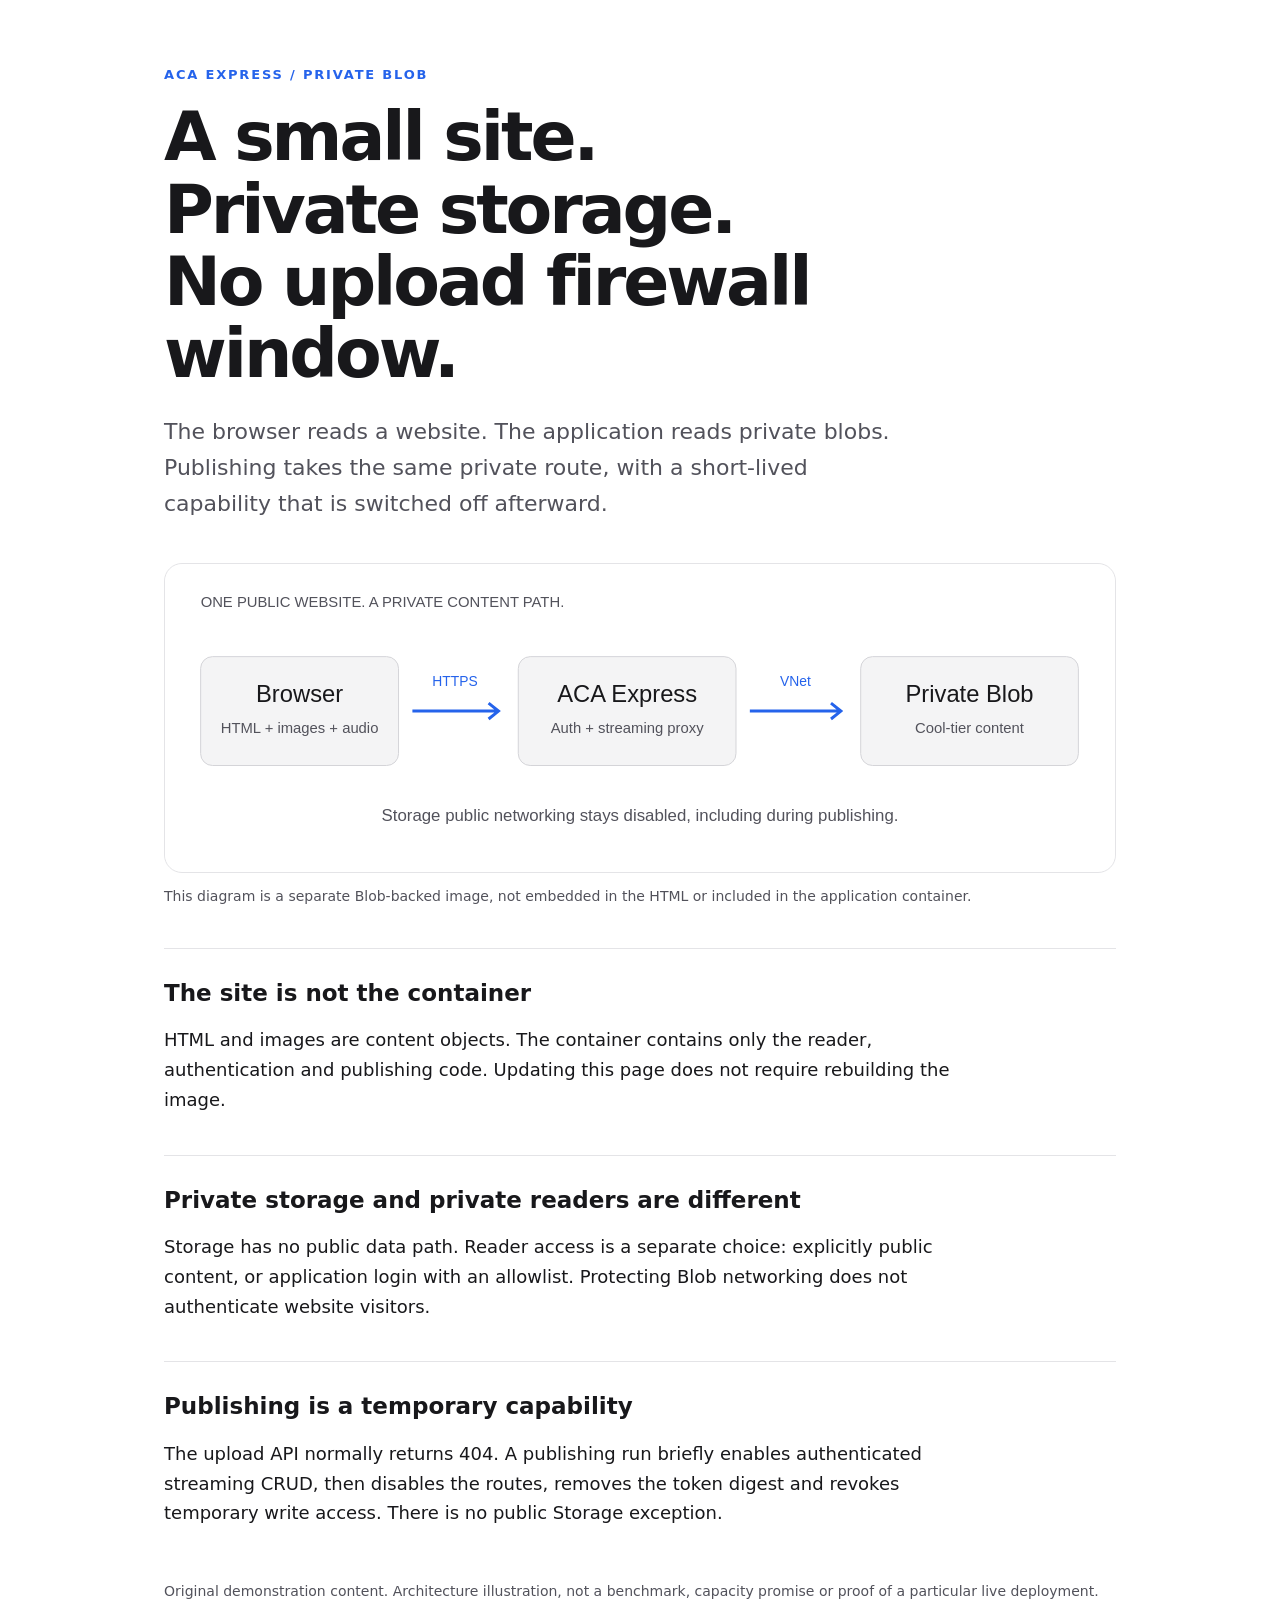
<file: examples/aca-web-publish/site/index.html>
<!doctype html>
<html lang="en">
<head>
  <meta charset="utf-8">
  <meta name="viewport" content="width=device-width, initial-scale=1">
  <title>A small site, private storage</title>
  <style>
    :root { color-scheme: light dark; --bg:#fff; --ink:#18181b; --muted:#52525b; --line:#e4e4e7; --accent:#2563eb; }
    @media (prefers-color-scheme:dark) { :root { --bg:#111113; --ink:#fafafa; --muted:#a1a1aa; --line:#3f3f46; --accent:#60a5fa; } }
    * { box-sizing:border-box; }
    body { margin:0; background:var(--bg); color:var(--ink); font:18px/1.65 system-ui,sans-serif; }
    main { max-width:1000px; margin:auto; padding:64px 24px; }
    .eyebrow { color:var(--accent); text-transform:uppercase; letter-spacing:.14em; font-size:13px; font-weight:700; }
    h1 { max-width:800px; font-size:clamp(38px,6vw,68px); line-height:1.06; letter-spacing:-.045em; margin:16px 0 24px; }
    .lead { max-width:730px; color:var(--muted); font-size:22px; }
    figure { margin:40px 0; }
    img { display:block; width:100%; border:1px solid var(--line); border-radius:18px; background:#fff; }
    figcaption, footer { color:var(--muted); font-size:14px; margin-top:12px; }
    section { border-top:1px solid var(--line); padding:22px 0; }
    h2 { font-size:23px; line-height:1.25; margin:8px 0; }
    p { max-width:800px; }
    code { font-size:.85em; overflow-wrap:anywhere; }
  </style>
</head>
<body>
  <main>
    <div class="eyebrow">ACA Express / private Blob</div>
    <h1>A small site.<br>Private storage.<br>No upload firewall window.</h1>
    <p class="lead">The browser reads a website. The application reads private
      blobs. Publishing takes the same private route, with a short-lived
      capability that is switched off afterward.</p>
    <figure>
      <img src="images/content-path.svg" width="960" height="310"
        alt="Browser sends HTTPS requests to an ACA Express web application. The application accesses Cool Blob Storage through a VNet and private endpoint.">
      <figcaption>This diagram is a separate Blob-backed image, not embedded
        in the HTML or included in the application container.</figcaption>
    </figure>
    <section>
      <h2>The site is not the container</h2>
      <p>HTML and images are content objects. The container contains only the
        reader, authentication and publishing code. Updating this page does
        not require rebuilding the image.</p>
    </section>
    <section>
      <h2>Private storage and private readers are different</h2>
      <p>Storage has no public data path. Reader access is a separate choice:
        explicitly public content, or application login with an allowlist.
        Protecting Blob networking does not authenticate website visitors.</p>
    </section>
    <section>
      <h2>Publishing is a temporary capability</h2>
      <p>The upload API normally returns 404. A publishing run briefly enables
        authenticated streaming CRUD, then disables the routes, removes the
        token digest and revokes temporary write access. There is no public
        Storage exception.</p>
    </section>
    <footer>Original demonstration content. Architecture illustration, not a
      benchmark, capacity promise or proof of a particular live deployment.</footer>
  </main>
</body>
</html>
</file>
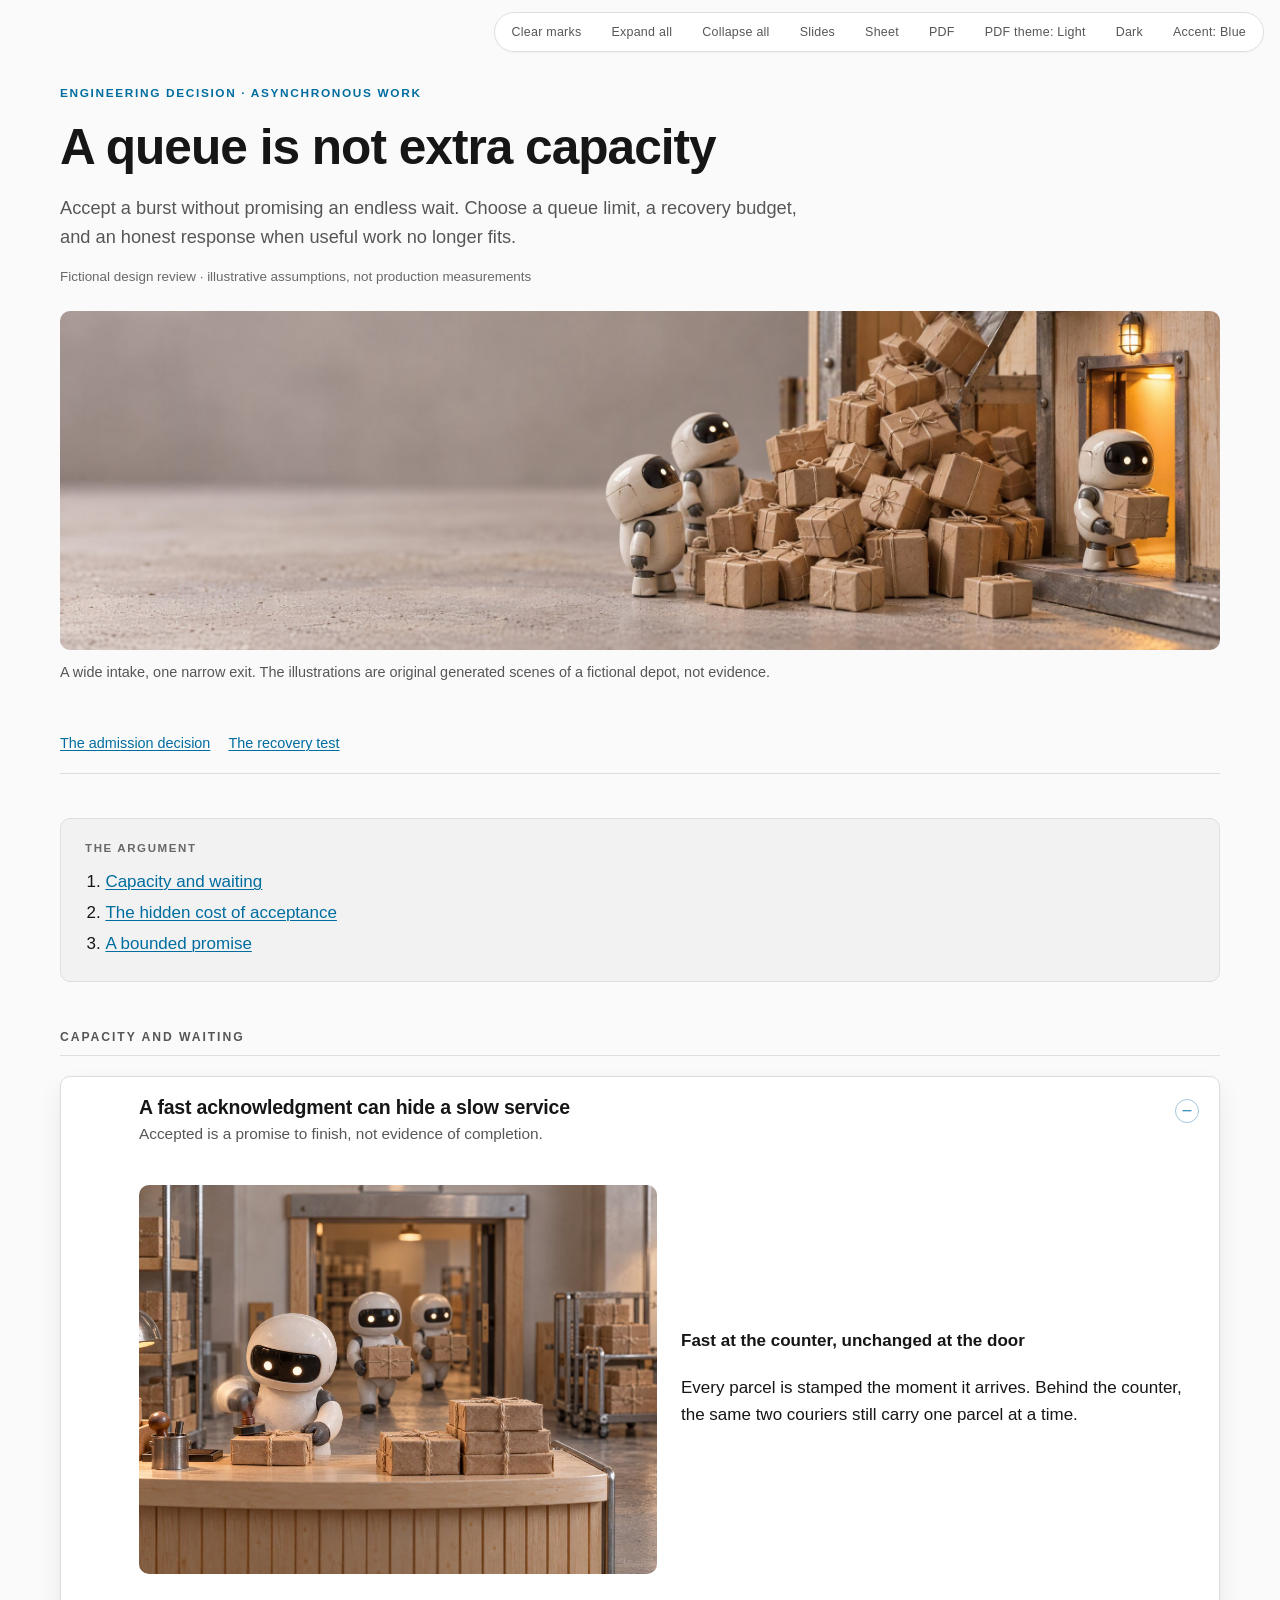
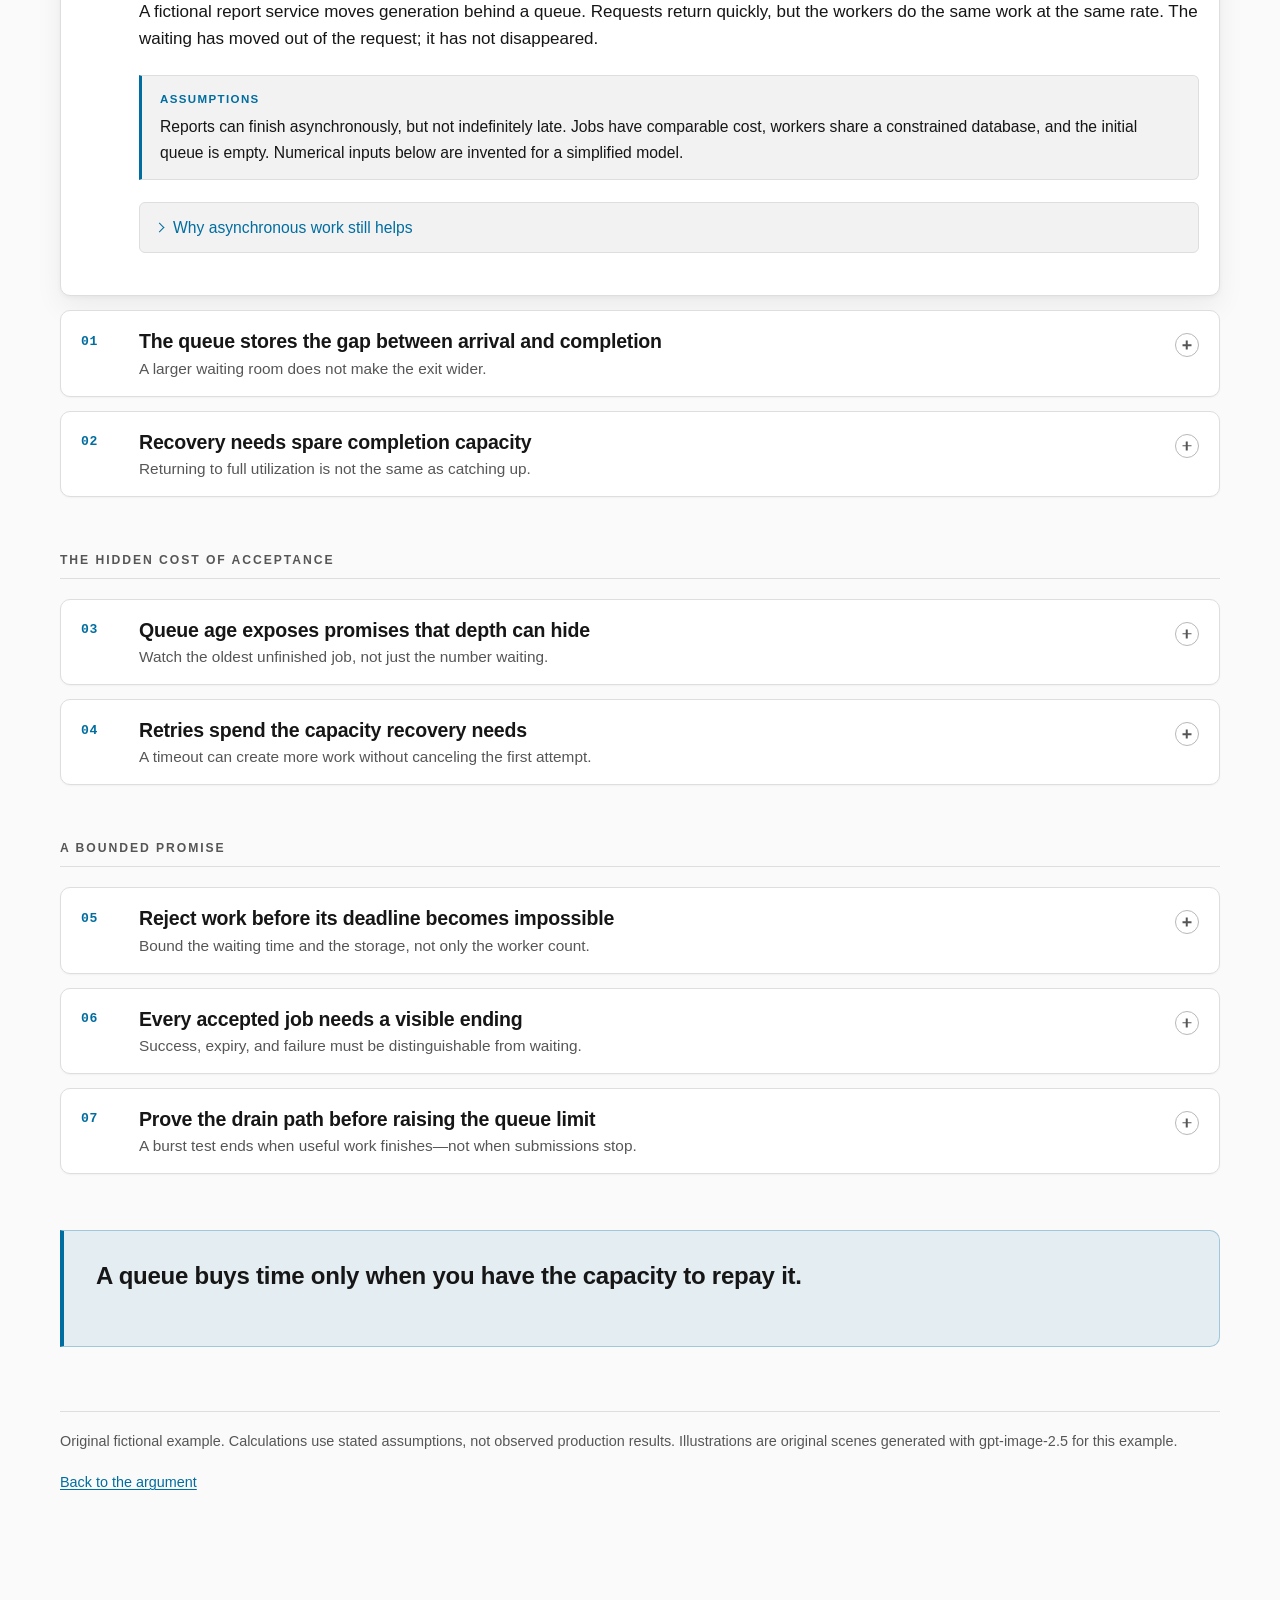
<file: examples/html-docs/queue-is-not-capacity.html>
<!doctype html>
<!--
MIT License

Copyright (c) 2026 Tomáš Kubica

Permission is hereby granted, free of charge, to any person obtaining a copy
of this software and associated documentation files (the "Software"), to deal
in the Software without restriction, including without limitation the rights
to use, copy, modify, merge, publish, distribute, sublicense, and/or sell
copies of the Software, and to permit persons to whom the Software is
furnished to do so, subject to the following conditions:

The above copyright notice and this permission notice shall be included in all
copies or substantial portions of the Software.

THE SOFTWARE IS PROVIDED "AS IS", WITHOUT WARRANTY OF ANY KIND, EXPRESS OR
IMPLIED, INCLUDING BUT NOT LIMITED TO THE WARRANTIES OF MERCHANTABILITY,
FITNESS FOR A PARTICULAR PURPOSE AND NONINFRINGEMENT. IN NO EVENT SHALL THE
AUTHORS OR COPYRIGHT HOLDERS BE LIABLE FOR ANY CLAIM, DAMAGES OR OTHER
LIABILITY, WHETHER IN AN ACTION OF CONTRACT, TORT OR OTHERWISE, ARISING FROM,
OUT OF OR IN CONNECTION WITH THE SOFTWARE OR THE USE OR OTHER DEALINGS IN THE
SOFTWARE.
-->
<html lang="en" data-default-accent="blue">
<head>
<meta charset="utf-8">
<meta name="viewport" content="width=device-width, initial-scale=1">
<title>A queue is not extra capacity</title>
<meta name="description" content="An engineering decision about bounded queues, recovery headroom, and admitting only work that can still finish usefully.">
<meta name="doc-id" content="queue-is-not-capacity">
<script data-doc-bootstrap>
/* Inline in the head before styles with sync-head.js. No deferred bootstrap. */
(() => {
  "use strict";
  const root = document.documentElement;
  const params = new URLSearchParams(location.search);
  const id = document.querySelector('meta[name="doc-id"]')?.content ||
    location.pathname.replace(/\.standalone(?=\.html$)/i, "");
  const prefix = "html-docs:" + id + ":";
  const choices = { theme: ["light", "dark"], accent: ["blue", "red", "green", "yellow"],
    "print-theme": ["light", "dark"] };
  const read = (name) => {
    try { return localStorage.getItem(prefix + name); }
    catch { return null; /* Storage may be unavailable for local files. */ }
  };
  const write = (name, value) => {
    try { localStorage.setItem(prefix + name, value); }
    catch { /* The current view still works without persistence. */ }
  };
  function refresh() {
    for (const name of Object.keys(choices)) {
      const current = root.getAttribute("data-" + name);
      const next = choices[name][(choices[name].indexOf(current) + 1) % choices[name].length];
      document.querySelectorAll('[data-action="toggle-' + name + '"]').forEach(button => {
        button.textContent = name === "print-theme" ? "PDF theme: " + (current === "dark" ? "Dark" : "Light") :
          name === "theme" ? (next === "dark" ? "Dark" : "Light") :
          "Accent: " + current[0].toUpperCase() + current.slice(1);
        button.setAttribute("aria-label", name === "print-theme" ? "PDF theme: " + current + ". Switch to " + next :
          name === "theme" ? "Switch to " + next + " theme" :
          "Accent: " + current + ". Switch to " + next);
      });
    }
  }
  for (const [name, values] of Object.entries(choices)) {
    const fallback = name === "theme" && matchMedia("(prefers-color-scheme: dark)").matches ? "dark" : values[0];
    const value = [params.get(name), read(name),
      root.getAttribute(name === "print-theme" ? "data-print-theme" : "data-default-" + name), fallback]
      .map(candidate => name === "accent" && candidate === "orange" ? "red" : candidate)
      .find(candidate => values.includes(candidate));
    root.setAttribute("data-" + name, value);
  }
  root.classList.add("js");
  if (["slides", "sheet"].includes(params.get("view"))) root.setAttribute("data-view", params.get("view"));

  // Print what is on screen. data-print selects the matching print stylesheet.
  const printTarget = () => {
    if (document.querySelector(".deck-stage")) return "slides";
    const view = root.getAttribute("data-view");
    if (view === "slides" || (view === "sheet" && document.querySelector(".sheet"))) return view;
    return document.querySelector(".doc") || !document.querySelector(".sheet") ? "read" : "sheet";
  };
  let printing = null;
  addEventListener("beforeprint", () => {
    if (root.hasAttribute("data-print")) return; // Set by an automated export.
    const target = printTarget();
    printing = document.title;
    root.setAttribute("data-print", target);
    // The browser proposes the title as the PDF file name.
    if (target !== "read" && document.querySelector(".doc")) {
      document.title += target === "slides" ? " - Slides" : " - Sheet";
    }
  });
  addEventListener("afterprint", () => {
    if (printing === null) return;
    root.removeAttribute("data-print");
    document.title = printing;
    printing = null;
  });

  // Keep the display awake while presenting, like presentation software does.
  let lock = null;
  let awake = false;
  async function holdScreen() {
    if (!awake || lock || document.visibilityState !== "visible" || !navigator.wakeLock) return;
    try {
      const sentinel = await navigator.wakeLock.request("screen");
      if (!awake || lock) { sentinel.release(); return; }
      lock = sentinel;
      root.setAttribute("data-awake", "");
      sentinel.addEventListener("release", () => {
        if (lock !== sentinel) return;
        lock = null;
        root.removeAttribute("data-awake");
      });
    } catch { /* Denied by battery saver or an embedding policy; retried on input. */ }
  }
  function keepAwake(on) {
    awake = !!on;
    if (awake) holdScreen();
    else if (lock) lock.release();
  }
  // The browser drops the lock when the tab is hidden; some require a gesture.
  document.addEventListener("visibilitychange", holdScreen);
  document.addEventListener("pointerdown", holdScreen);
  document.addEventListener("keydown", holdScreen);

  window.HtmlDocs = { read, write, refresh, keepAwake };
  document.addEventListener("DOMContentLoaded", refresh);
  document.addEventListener("click", event => {
    if (event.target.closest('[data-action="print"]')) window.print();
  });
  document.addEventListener("click", event => {
    const button = event.target.closest('[data-action="toggle-theme"], [data-action="toggle-accent"], [data-action="toggle-print-theme"]');
    if (!button) return;
    const name = button.getAttribute("data-action").slice(7);
    const values = choices[name];
    const next = values[(values.indexOf(root.getAttribute("data-" + name)) + 1) % values.length];
    root.setAttribute("data-" + name, next);
    write(name, next);
    // Replace a URL override too, so reloading preserves a deliberate change.
    const url = new URL(location.href);
    if (url.searchParams.has(name)) {
      url.searchParams.set(name, next);
      history.replaceState(null, "", url.href);
    }
    refresh();
  });
})();
</script>
<style data-doc-tokens>
/* Canonical tokens. Inline with sync-head.js; one accent family at a time. */
:root {
  color-scheme: light;
  --bg: #fafafa; --surface: #ffffff; --surface-2: #f2f2f2; --surface-3: #e8e8e8;
  --border: #dedede; --border-strong: #b8b8b8;
  --text: #161616; --text-muted: #565656; --text-faint: #686868;
  --accent-light: #006da0; --accent-dark: #00a4ef;
  --accent: var(--accent-light);
  --accent-strong: var(--accent);
  --accent-quiet: var(--accent);
  --accent-soft: color-mix(in srgb, var(--accent) 9%, var(--bg));
  --accent-border: color-mix(in srgb, var(--accent) 36%, var(--bg));
  --warn: var(--accent); --warn-soft: var(--accent-soft); --warn-border: var(--accent-border);
  --code-bg: var(--surface-2); --code-border: var(--border);
  --focus: var(--accent);
  --shadow-1: 0 1px 2px rgba(0,0,0,.04);
  --shadow-2: 0 2px 4px rgba(0,0,0,.04), 0 12px 28px rgba(0,0,0,.06);
  --radius: 10px; --radius-sm: 6px; --canvas: 1160px;
  --font-sans: -apple-system, BlinkMacSystemFont, "Segoe UI Variable Text", "Segoe UI", Roboto, "Helvetica Neue", Arial, sans-serif;
  --font-mono: "Cascadia Mono", "Cascadia Code", ui-monospace, Consolas, "SF Mono", "Liberation Mono", Menlo, monospace;
}
/* Screen theme and print theme are independent; print stays light by default. */
@media screen {
  [data-theme="dark"], :root:not([data-theme])[data-default-theme="dark"] {
    color-scheme: dark;
    --bg: #101010; --surface: #191919; --surface-2: #232323; --surface-3: #2c2c2c;
    --border: #363636; --border-strong: #595959;
    --text: #f2f2f2; --text-muted: #b5b5b5; --text-faint: #a0a0a0;
    --accent: var(--accent-dark);
    --shadow-1: 0 1px 2px rgba(0,0,0,.3);
    --shadow-2: 0 2px 4px rgba(0,0,0,.3), 0 12px 28px rgba(0,0,0,.4);
  }
}
@media print {
  :root[data-print-theme="dark"] {
    color-scheme: dark;
    --bg: #101010; --surface: #191919; --surface-2: #232323; --surface-3: #2c2c2c;
    --border: #363636; --border-strong: #595959;
    --text: #f2f2f2; --text-muted: #b5b5b5; --text-faint: #a0a0a0;
    --accent: var(--accent-dark);
    --shadow-1: 0 1px 2px rgba(0,0,0,.3);
    --shadow-2: 0 2px 4px rgba(0,0,0,.3), 0 12px 28px rgba(0,0,0,.4);
  }
}
[data-accent="red"], :root:not([data-accent])[data-default-accent="red"],
[data-accent="orange"], :root:not([data-accent])[data-default-accent="orange"] {
  --accent-light: #bc3a16; --accent-dark: #f25022;
}
[data-accent="green"], :root:not([data-accent])[data-default-accent="green"] {
  --accent-light: #4c7100; --accent-dark: #7fba00;
}
[data-accent="yellow"], :root:not([data-accent])[data-default-accent="yellow"] {
  --accent-light: #805b00; --accent-dark: #ffb900;
}
</style>
<link rel="stylesheet" href="../../skills/html-docs/assets/article.css">
<link rel="stylesheet" href="../../skills/html-docs/assets/slides.css">
<link rel="stylesheet" href="../../skills/html-docs/assets/sheet.css">
<link rel="stylesheet" href="../../skills/html-docs/assets/compositions.css">
<script src="../../skills/html-docs/assets/article.js" defer></script>
<script src="../../skills/html-docs/assets/slides.js" defer></script>
<script src="../../skills/html-docs/assets/sheet.js" defer></script>
</head>
<body>
<div class="controls" role="group" aria-label="Article controls">
  <button type="button" class="ctrl" data-action="expand-all">Expand all</button>
  <button type="button" class="ctrl" data-action="collapse-all">Collapse all</button>
  <button type="button" class="ctrl" data-action="toggle-slides" aria-pressed="false">Slides</button>
  <button type="button" class="ctrl" data-action="toggle-sheet" aria-pressed="false">Sheet</button>
  <button type="button" class="ctrl" data-action="print" aria-label="Save the current view as PDF or print it">PDF</button>
  <button type="button" class="ctrl" data-action="toggle-print-theme">PDF theme: Light</button>
  <button type="button" class="ctrl" data-action="toggle-theme">Dark</button>
  <button type="button" class="ctrl" data-action="toggle-accent">Accent: Blue</button>
</div>
<div class="doc">
  <header class="doc-header" id="opening">
    <div class="slide-content slide-content--title">
      <div class="composition composition--hero">
        <div class="composition-media" style="--image-position: 50% 60%">
          <img src="images/01-opening.jpg" alt="In a miniature depot, a wide wooden chute pours parcels into a growing pile in front of one narrow lit doorway, where a single robot carries one parcel out." width="2560" height="1440">
        </div>
        <div class="composition-copy">
          <p class="slide-eyebrow">An engineering decision</p>
          <h2 class="slide-title">A queue is not<br><em>extra capacity.</em></h2>
          <p class="slide-lead">Buffer the burst. Budget the recovery.</p>
        </div>
      </div>
    </div>
    <p class="eyebrow">Engineering decision · asynchronous work</p>
    <h1>A queue is not extra capacity</h1>
    <p class="subtitle">Accept a burst without promising an endless wait. Choose a queue limit, a recovery budget, and an honest response when useful work no longer fits.</p>
    <p class="meta">Fictional design review · illustrative assumptions, not production measurements</p>
    <figure class="composition composition--panorama">
      <div class="composition-media" style="--image-position: 50% 70%">
        <img src="images/01-opening.jpg" alt="In a miniature depot, a wide wooden chute pours parcels into a growing pile in front of one narrow lit doorway, where a single robot carries one parcel out." width="2560" height="1440">
      </div>
      <figcaption class="composition-caption">A wide intake, one narrow exit. The illustrations are original generated scenes of a fictional depot, not evidence.</figcaption>
    </figure>
  </header>
  <nav class="doc-nav" aria-label="Decision shortcut">
    <a href="#card-admission">The admission decision</a>
    <a href="#card-rehearsal">The recovery test</a>
  </nav>
  <nav class="toc" aria-label="Contents">
    <p class="toc-label">The argument</p>
    <ol>
      <li><a href="#ch-capacity">Capacity and waiting</a></li>
      <li><a href="#ch-failure">The hidden cost of acceptance</a></li>
      <li><a href="#ch-contract">A bounded promise</a></li>
    </ol>
  </nav>
  <main>
    <section class="chapter" id="ch-capacity">
      <h2 class="chapter-label">Capacity and waiting</h2>
      <article class="card card--lead" id="card-premise" data-open>
        <div class="slide-content">
          <p class="slide-eyebrow">The illusion</p>
          <h2 class="slide-title">Fast acceptance.<br><em>Unchanged capacity.</em></h2>
          <div class="composition composition--split">
            <div class="composition-media">
              <img src="images/02-premise.jpg" alt="A robot at the front counter stamps parcels at speed while, behind it, two couriers still carry one parcel each through a single doorway." width="2560" height="1440">
            </div>
            <div class="composition-copy">
              <ul class="slide-points">
                <li class="frag">Accepted in milliseconds.</li>
                <li class="frag">Finished at the same rate.</li>
              </ul>
            </div>
          </div>
        </div>
        <h3 class="card-head">
          <button type="button" class="card-toggle" aria-expanded="true">
            <span class="card-num" aria-hidden="true"></span>
            <span class="card-titles">
              <span class="card-title">A fast acknowledgment can hide a slow service</span>
              <span class="card-sub">Accepted is a promise to finish, not evidence of completion.</span>
            </span>
            <span class="card-mark" aria-hidden="true"></span>
          </button>
        </h3>
        <div class="card-body">
          <div class="composition composition--split">
            <div class="composition-media">
              <img src="images/02-premise.jpg" alt="A robot at the front counter stamps parcels at speed while, behind it, two couriers still carry one parcel each through a single doorway." width="2560" height="1440">
            </div>
            <div class="composition-copy"><h4>Fast at the counter, unchanged at the door</h4><p>Every parcel is stamped the moment it arrives. Behind the counter, the same two couriers still carry one parcel at a time.</p></div>
          </div>
          <p>A fictional report service moves generation behind a queue. Requests return quickly, but the workers do the same work at the same rate. The waiting has moved out of the request; it has not disappeared.</p>
          <aside class="callout callout--note">
            <p class="callout-label">Assumptions</p>
            <p>Reports can finish asynchronously, but not indefinitely late. Jobs have comparable cost, workers share a constrained database, and the initial queue is empty. Numerical inputs below are invented for a simplified model.</p>
          </aside>
          <div class="reveal">
            <button type="button" class="reveal-toggle" aria-expanded="false">Why asynchronous work still helps</button>
            <div class="reveal-body">
              <p>Separating submission from execution lets a brief burst wait instead of holding client connections open. Durable storage can preserve accepted work while workers restart, provided the service acknowledges only after that storage confirms the write.</p>
              <p>These are useful changes to timing and reliability. They do not, by themselves, raise the completion rate of the database or the workers.</p>
            </div>
          </div>
        </div>
      </article>
      <article class="card" id="card-flow">
        <div class="slide-content">
          <h2 class="slide-title">A waiting room.<br><em>Not a wider exit.</em></h2>
          <svg xmlns="http://www.w3.org/2000/svg" viewBox="0 0 960 220" width="960" height="220" role="img" aria-labelledby="slide-flow-title">
            <title id="slide-flow-title">Buffering stores work; completion remains the bottleneck.</title>
            <g fill="var(--surface-2)" stroke="var(--border-strong)" stroke-width="2">
              <rect x="10" y="40" width="240" height="140" rx="12"/>
              <rect x="360" y="40" width="240" height="140" rx="12" fill="var(--accent-soft)" stroke="var(--accent)"/>
              <rect x="710" y="40" width="240" height="140" rx="12"/>
            </g>
            <g stroke="var(--accent)" fill="none" stroke-width="4">
              <path d="M250 110 H338 M320 98 L338 110 L320 122"/>
              <path d="M600 110 H688 M670 98 L688 110 L670 122"/>
            </g>
            <g fill="var(--text)" font-family="var(--font-sans)" font-size="34" text-anchor="middle">
              <text x="130" y="105">Admit</text><text x="480" y="105">Buffer</text><text x="830" y="105">Complete</text>
            </g>
            <g fill="var(--text-muted)" font-family="var(--font-sans)" font-size="22" text-anchor="middle">
              <text x="130" y="143">Burst</text><text x="480" y="143">Bounded</text><text x="830" y="143">Bottleneck</text>
            </g>
          </svg>
        </div>
        <h3 class="card-head">
          <button type="button" class="card-toggle" aria-expanded="false">
            <span class="card-num" aria-hidden="true"></span>
            <span class="card-titles">
              <span class="card-title">The queue stores the gap between arrival and completion</span>
              <span class="card-sub">A larger waiting room does not make the exit wider.</span>
            </span>
            <span class="card-mark" aria-hidden="true"></span>
          </button>
        </h3>
        <div class="card-body">
          <figure class="figure">
            <svg xmlns="http://www.w3.org/2000/svg" viewBox="0 0 960 260" width="960" height="260" role="img" aria-labelledby="flow-title flow-desc" style="display: block; width: 100%; height: auto">
              <title id="flow-title">Admission, waiting, and completion are separate boundaries</title>
              <desc id="flow-desc">New jobs cross admission into a bounded queue, then workers and a database complete them. Jobs that cannot fit the admission policy receive a rejection instead of joining the queue.</desc>
              <defs>
                <marker id="flow-arrow" viewBox="0 0 10 10" refX="9" refY="5" markerWidth="7" markerHeight="7" orient="auto-start-reverse">
                  <path d="M0 0 L10 5 L0 10 Z" fill="var(--accent)"/>
                </marker>
              </defs>
              <g fill="var(--surface-2)" stroke="var(--border-strong)" stroke-width="2">
                <rect x="16" y="65" width="160" height="96" rx="10"/>
                <rect x="256" y="65" width="200" height="96" rx="10" fill="var(--accent-soft)" stroke="var(--accent)"/>
                <rect x="536" y="65" width="170" height="96" rx="10"/>
                <rect x="786" y="65" width="158" height="96" rx="10"/>
              </g>
              <g fill="none" stroke="var(--accent)" stroke-width="3" marker-end="url(#flow-arrow)">
                <path d="M176 113 H242"/>
                <path d="M456 113 H522"/>
                <path d="M706 113 H772"/>
                <path d="M212 116 V214 H252"/>
              </g>
              <g fill="var(--text)" text-anchor="middle" font-family="var(--font-sans)" font-size="23">
                <text x="96" y="121">New jobs</text>
                <text x="356" y="109">Bounded queue</text>
                <text x="621" y="121">Workers</text>
                <text x="865" y="121">Database</text>
              </g>
              <g fill="var(--text-muted)" text-anchor="middle" font-family="var(--font-sans)" font-size="18">
                <text x="216" y="38">Admission</text>
                <text x="356" y="139">Waiting, not processing</text>
                <text x="742" y="38">Completion bottleneck</text>
                <text x="272" y="220" text-anchor="start">Reject when the promise no longer fits</text>
              </g>
            </svg>
            <figcaption>Workers can take jobs off the queue faster than the database can finish them. Include in-flight work when counting outstanding promises.</figcaption>
          </figure>
        </div>
      </article>
      <article class="card" id="card-headroom">
        <div class="slide-content">
          <p class="slide-eyebrow">Recovery</p>
          <h2 class="slide-title">Only spare capacity<br><em>drains the backlog.</em></h2>
          <div class="composition composition--split">
            <div class="composition-media">
              <img src="images/03-headroom.jpg" alt="A large heap of parcels sits beside a conveyor that moves at a steady pace while a robot with a lantern watches the pile." width="2560" height="1440">
            </div>
            <div class="composition-copy">
              <ul class="slide-points">
                <li class="frag">Completions must outrun new arrivals.</li>
                <li class="frag">Full utilization leaves nothing for recovery.</li>
              </ul>
            </div>
          </div>
        </div>
        <h3 class="card-head">
          <button type="button" class="card-toggle" aria-expanded="false">
            <span class="card-num" aria-hidden="true"></span>
            <span class="card-titles">
              <span class="card-title">Recovery needs spare completion capacity</span>
              <span class="card-sub">Returning to full utilization is not the same as catching up.</span>
            </span>
            <span class="card-mark" aria-hidden="true"></span>
          </button>
        </h3>
        <div class="card-body">
          <div class="composition composition--split">
            <div class="composition-media">
              <img src="images/03-headroom.jpg" alt="A large heap of parcels sits beside a conveyor that moves at a steady pace while a robot with a lantern watches the pile." width="2560" height="1440">
            </div>
            <div class="composition-copy"><h4>The heap shrinks only with room to spare</h4><p>The conveyor already runs at its usual pace. New parcels keep arriving, so only the capacity left over can reach the pile.</p></div>
          </div>
          <p>While arrivals exceed completions, unfinished work grows. After the burst, only the completion rate left over after new arrivals can drain that work. If the two rates are equal, the backlog stays.</p>
          <div class="reveal">
            <button type="button" class="reveal-toggle" aria-expanded="false">Work through a deliberately simple burst</button>
            <div class="reveal-body">
              <p>Assume a constant completion capacity of 80 jobs/second. For 30 seconds, 120 jobs/second arrive; afterward arrivals fall to 40 jobs/second. Assume no retries, expiry, or failures, and enough queue space to admit every job.</p>
              <table>
                <thead><tr><th>Phase</th><th>Calculation</th><th>Result</th></tr></thead>
                <tbody>
                  <tr><td>Burst</td><td>(120 − 80) × 30</td><td>1,200 extra unfinished jobs</td></tr>
                  <tr><td>Recovery headroom</td><td>80 − 40</td><td>40 jobs/second</td></tr>
                  <tr><td>Drain time</td><td>1,200 ÷ 40</td><td>30 seconds after the burst ends</td></tr>
                </tbody>
              </table>
              <p>This fluid approximation ignores individual job timing and service-time variation. It estimates aggregate drain time, not a latency percentile or a completion guarantee for each request.</p>
            </div>
          </div>
        </div>
      </article>
    </section>
    <section class="chapter" id="ch-failure">
      <h2 class="chapter-label">The hidden cost of acceptance</h2>
      <article class="card" id="card-age">
        <div class="slide-content">
          <h2 class="slide-title">Watch the oldest<br><em>unfinished promise.</em></h2>
          <div class="composition composition--split">
            <div class="composition-media composition-media--circle" style="--image-position: 46% 50%">
              <img src="images/04-age.jpg" alt="A kneeling robot shines its headlamp on an old, cobweb-covered parcel forgotten at the back of a shelf." width="2560" height="1440">
            </div>
            <div class="composition-copy">
              <ul class="slide-points">
                <li class="frag">Queue depth counts work.</li>
                <li class="frag">Job age exposes delay.</li>
                <li class="frag">Include in-flight jobs.</li>
              </ul>
            </div>
          </div>
        </div>
        <h3 class="card-head">
          <button type="button" class="card-toggle" aria-expanded="false">
            <span class="card-num" aria-hidden="true"></span>
            <span class="card-titles">
              <span class="card-title">Queue age exposes promises that depth can hide</span>
              <span class="card-sub">Watch the oldest unfinished job, not just the number waiting.</span>
            </span>
            <span class="card-mark" aria-hidden="true"></span>
          </button>
        </h3>
        <div class="card-body">
          <div class="composition composition--split">
            <div class="composition-media composition-media--circle" style="--image-position: 46% 50%">
              <img src="images/04-age.jpg" alt="A kneeling robot shines its headlamp on an old, cobweb-covered parcel forgotten at the back of a shelf." width="2560" height="1440">
            </div>
            <div class="composition-copy"><h4>Look for the forgotten parcel</h4><p>A short shelf can still hide one very old promise. Its age, not the number of parcels around it, shows how long someone has been waiting.</p></div>
          </div>
          <p>The same queue length can represent cheap jobs or slow ones. A nearly empty queue can even hide a stuck job already claimed by a worker. Track age from acceptance through completion, including in-flight work.</p>
          <div class="reveal">
            <button type="button" class="reveal-toggle" aria-expanded="false">Separate the signals before setting an alert</button>
            <div class="reveal-body">
              <ul>
                <li>Waiting depth describes stored work; in-flight count describes claimed work.</li>
                <li>Oldest unfinished age reveals starvation, blocked workers, and long delays.</li>
                <li>Completion rate and end-to-end latency show what users actually receive.</li>
                <li>Rejection and expiry counts show demand that the service did not satisfy.</li>
              </ul>
              <p>Use the report's usefulness deadline to choose an alert budget. An alert should leave time to intervene, not first fire when the oldest accepted report is already useless.</p>
            </div>
          </div>
        </div>
      </article>
      <article class="card" id="card-retries">
        <div class="slide-content">
          <h2 class="slide-title">Retries are<br><em>more arrivals.</em></h2>
          <div class="composition composition--split">
            <div class="composition-copy">
              <ul class="slide-points">
                <li class="frag">One identity per logical job.</li>
                <li class="frag">One finite retry budget.</li>
              </ul>
            </div>
            <div class="composition-media">
              <img src="images/05-retries.jpg" alt="A puzzled robot looks out of a sorting window at many identical parcels while another copy of the same parcel drops from the chute." width="2560" height="1440">
            </div>
          </div>
        </div>
        <h3 class="card-head">
          <button type="button" class="card-toggle" aria-expanded="false">
            <span class="card-num" aria-hidden="true"></span>
            <span class="card-titles">
              <span class="card-title">Retries spend the capacity recovery needs</span>
              <span class="card-sub">A timeout can create more work without canceling the first attempt.</span>
            </span>
            <span class="card-mark" aria-hidden="true"></span>
          </button>
        </h3>
        <div class="card-body">
          <div class="composition composition--split">
            <div class="composition-copy"><h4>The same parcel, again and again</h4><p>Each copy looks like new work. Without one identity per logical job, the depot cannot tell a retry from a fresh request.</p></div>
            <div class="composition-media">
              <img src="images/05-retries.jpg" alt="A puzzled robot looks out of a sorting window at many identical parcels while another copy of the same parcel drops from the chute." width="2560" height="1440">
            </div>
          </div>
          <p>A caller that cannot see progress may submit the same report again. If both attempts run, duplicate work competes with the original backlog. Backoff spreads that demand over time; it does not make the work free.</p>
          <aside class="callout callout--rule">
            <p class="callout-label">Rule</p>
            <p>Count attempts against a retry budget, and identify the logical job before admitting another copy.</p>
          </aside>
          <div class="reveal">
            <button type="button" class="reveal-toggle" aria-expanded="false">Make deduplication survive a worker restart</button>
            <div class="reveal-body">
              <p>Bind a stable submission key to the intended request and retain its state for the supported retry window. Repeating the same key returns that job's status; reusing it for different input is a conflict, not a new job.</p>
              <p>A key at admission does not make later side effects exactly-once. Workers must also make result writes idempotent or commit the result and completion state atomically. Retry only transient failures, with backoff, jitter, and a finite attempt or time budget.</p>
            </div>
          </div>
        </div>
      </article>
    </section>
    <section class="chapter" id="ch-contract">
      <h2 class="chapter-label">A bounded promise</h2>
      <article class="card" id="card-admission">
        <div class="slide-content">
          <div class="composition composition--hero">
            <div class="composition-media" style="--image-position: 50% 55%">
              <img src="images/06-admission.jpg" alt="Robots queue in front of a brass barrier; a doorman robot holds up one hand, and two robots that will not fit turn back with their parcels." width="2560" height="1440">
            </div>
            <div class="composition-copy">
              <p class="slide-eyebrow">Admission</p>
              <h2 class="slide-title">Bound the promise,<br><em>not just the queue.</em></h2>
              <ul class="slide-points">
                <li class="frag">Useful deadline.</li>
                <li class="frag">Hard storage limit.</li>
                <li class="frag">Honest rejection.</li>
              </ul>
            </div>
          </div>
        </div>
        <h3 class="card-head">
          <button type="button" class="card-toggle" aria-expanded="false">
            <span class="card-num" aria-hidden="true"></span>
            <span class="card-titles">
              <span class="card-title">Reject work before its deadline becomes impossible</span>
              <span class="card-sub">Bound the waiting time and the storage, not only the worker count.</span>
            </span>
            <span class="card-mark" aria-hidden="true"></span>
          </button>
        </h3>
        <div class="card-body">
          <div class="composition composition--hero">
            <div class="composition-media" style="--image-position: 50% 55%">
              <img src="images/06-admission.jpg" alt="Robots queue in front of a brass barrier; a doorman robot holds up one hand, and two robots that will not fit turn back with their parcels." width="2560" height="1440">
            </div>
            <div class="composition-copy"><h4>Say no at the door</h4><p>An early, honest rejection costs less than a promise that expires inside.</p></div>
          </div>
          <p>The service should accept only the work it expects to finish while it is useful. Combine a hard queue/storage cap with an admission estimate that includes waiting, execution, and a safety margin. Reject clearly when either budget is exhausted.</p>
          <div class="reveal">
            <button type="button" class="reveal-toggle" aria-expanded="false">Derive a starting limit, then test its assumptions</button>
            <div class="reveal-body">
              <p>For comparable first-in-first-out jobs, dividing the outstanding work ahead by a conservative completion rate gives a rough waiting estimate. Add the new job's execution budget and compare the total with its remaining deadline.</p>
              <p>That estimate fails when large jobs dominate, priorities reorder the queue, or the database slows down. Use measured cost classes and age signals to tighten admission, and keep a storage cap even when the estimate looks healthy. A queue limit is a policy backed by tests, not a universal constant.</p>
            </div>
          </div>
        </div>
      </article>
      <article class="card" id="card-outcomes">
        <div class="slide-content">
          <h2 class="slide-title">Every job needs<br><em>a visible ending.</em></h2>
          <div class="composition composition--panorama">
            <div class="composition-media" style="--image-position: 50% 42%">
              <img src="images/07-outcomes.jpg" alt="Three stations side by side: finished parcels on a shelf, a robot inspecting a damaged parcel with a magnifier, and an expired parcel filed in an archive drawer beside an hourglass." width="2560" height="1440">
            </div>
          </div>
          <p class="slide-lead frag">Completed. Failed, with an owner. Explicitly expired. Never just waiting.</p>
        </div>
        <h3 class="card-head">
          <button type="button" class="card-toggle" aria-expanded="false">
            <span class="card-num" aria-hidden="true"></span>
            <span class="card-titles">
              <span class="card-title">Every accepted job needs a visible ending</span>
              <span class="card-sub">Success, expiry, and failure must be distinguishable from waiting.</span>
            </span>
            <span class="card-mark" aria-hidden="true"></span>
          </button>
        </h3>
        <div class="card-body">
          <div class="summary-grid">
            <div class="summary-item"><span class="summary-label">Submission</span>Return a stable job identity only after durable acceptance.</div>
            <div class="summary-item"><span class="summary-label">Resolution</span>Expose completion, terminal failure, or explicit expiry through status.</div>
          </div>
          <figure class="composition composition--panorama">
            <div class="composition-media" style="--image-position: 50% 42%">
              <img src="images/07-outcomes.jpg" alt="Three stations side by side: finished parcels on a shelf, a robot inspecting a damaged parcel with a magnifier, and an expired parcel filed in an archive drawer beside an hourglass." width="2560" height="1440">
            </div>
            <figcaption class="composition-caption">Left to right: completed, failed and under investigation, explicitly expired. None of them is still waiting.</figcaption>
          </figure>
          <div class="reveal">
            <button type="button" class="reveal-toggle" aria-expanded="false">Separate recovery from endless retry</button>
            <div class="reveal-body">
              <p>Before starting stale work, check whether its deadline still allows a useful result. Mark expired jobs explicitly rather than silently discarding them. A permanently failing job needs a terminal state and an owner, not an unlimited return trip through the queue.</p>
              <p>A failed-job holding area is an investigation tool, not extra processing capacity. Give retained failures a storage limit and retention policy. Replay only after the cause is understood, through the same admission and retry budgets as new work.</p>
            </div>
          </div>
        </div>
      </article>
      <article class="card" id="card-rehearsal">
        <div class="slide-content">
          <p class="slide-eyebrow">The decision test</p>
          <h2 class="slide-title">Prove recovery<br><em>under continuing load.</em></h2>
          <div class="composition composition--split">
            <div class="composition-media">
              <img src="images/08-rehearsal.jpg" alt="A robot with a stopwatch and clipboard times a rehearsal while another robot plugs a worker back in and parcels keep moving along the conveyor." width="2560" height="1440">
            </div>
            <div class="composition-copy">
              <ul class="slide-points">
                <li class="frag">Burst. Slow dependency. Worker restart.</li>
                <li class="frag">Account for every accepted job.</li>
              </ul>
            </div>
          </div>
        </div>
        <h3 class="card-head">
          <button type="button" class="card-toggle" aria-expanded="false">
            <span class="card-num" aria-hidden="true"></span>
            <span class="card-titles">
              <span class="card-title">Prove the drain path before raising the queue limit</span>
              <span class="card-sub">A burst test ends when useful work finishes—not when submissions stop.</span>
            </span>
            <span class="card-mark" aria-hidden="true"></span>
          </button>
        </h3>
        <div class="card-body">
          <div class="composition composition--split">
            <div class="composition-media">
              <img src="images/08-rehearsal.jpg" alt="A robot with a stopwatch and clipboard times a rehearsal while another robot plugs a worker back in and parcels keep moving along the conveyor." width="2560" height="1440">
            </div>
            <div class="composition-copy"><h4>Time the drain, not the intake</h4><p>The stopwatch runs until every accepted parcel has an ending, while new parcels keep arriving and a worker restarts.</p></div>
          </div>
          <p>Rehearse a burst, a slow dependency, and a worker restart. Keep normal arrivals running during recovery. Check that accepted work reaches a visible ending and that new demand cannot consume the recovery budget unnoticed.</p>
          <aside class="callout callout--verdict">
            <p class="callout-label">Decision</p>
            <p>Use a bounded queue with explicit admission and job status. Add workers only when the downstream bottleneck has room; increase buffering only when the waiting budget allows it.</p>
          </aside>
          <div class="reveal">
            <button type="button" class="reveal-toggle" aria-expanded="false">Set acceptance criteria for the rehearsal</button>
            <div class="reveal-body">
              <ol>
                <li>Choose the report deadline, storage cap, retry budget, and recovery target before the test.</li>
                <li>Record offered, admitted, completed, expired, and failed work. Include in-flight jobs in reconciliation.</li>
                <li>Verify the backlog drains within the chosen target while ordinary traffic continues.</li>
                <li>Repeat with duplicate submissions and a slower database. Check for duplicate effects and terminal jobs stranded as pending.</li>
              </ol>
              <p>Do not call an empty queue a success if jobs were merely moved into worker memory, expired without notice, or lost. The evidence is accounted-for outcomes within the chosen contract.</p>
            </div>
          </div>
        </div>
      </article>
    </section>
  </main>
  <section class="takeaway" id="closing">
    <p>A queue buys time only when you have the capacity to repay it.</p>
    <div class="slide-content slide-content--end">
      <div class="composition composition--hero">
        <div class="composition-media" style="--image-position: 50% 55%">
          <img src="images/09-closing.jpg" alt="At dusk, the depot crew rests on a bench beside an empty floor while the last robot carries the final parcel out through the lit doorway." width="2560" height="1440">
        </div>
        <div class="composition-copy">
          <p class="slide-eyebrow">The key message</p>
          <h2 class="slide-title">Buffer the burst.<br><em>Budget the recovery.</em></h2>
          <p class="slide-lead">A queue buys time, not capacity.</p>
        </div>
      </div>
    </div>
  </section>
  <footer class="doc-footer">
    <span>Original fictional example. Calculations use stated assumptions, not observed production results. Illustrations are original scenes generated with gpt-image-2.5 for this example.</span>
    <a href="#ch-capacity">Back to the argument</a>
  </footer>
</div>

<section class="sheet" aria-label="One-page decision brief">
  <article class="sheet-page" id="sheet-brief">
    <header class="sheet-head">
      <p class="sheet-kicker">Engineering decision · asynchronous work · one-page brief</p>
      <h2 class="sheet-title">A queue is not<br><em>extra capacity.</em></h2>
      <p class="sheet-lead">A fictional report service moves generation behind a queue. Requests return quickly, but the workers do the same work at the same rate: the waiting moved, the work did not.</p>
    </header>

    <ul class="sheet-stats" aria-label="Worked burst, invented inputs">
      <li><span class="sheet-stat-value">1,200</span><span class="sheet-stat-label">extra unfinished jobs after a 30-second burst<sup>1</sup></span></li>
      <li><span class="sheet-stat-value">40/s</span><span class="sheet-stat-label">recovery headroom once arrivals fall<sup>1</sup></span></li>
      <li><span class="sheet-stat-value">30 s</span><span class="sheet-stat-label">to drain the backlog after the burst ends<sup>1</sup></span></li>
    </ul>

    <div class="sheet-grid">
      <section class="sheet-block">
        <h3>Only spare capacity<br>drains the backlog</h3>
        <p>While arrivals exceed completions, unfinished work grows. Afterward, only the completion rate left over after new arrivals drains it. <strong>At full utilization the backlog stays.</strong></p>
      </section>
      <section class="sheet-block">
        <h3>Watch the oldest<br>unfinished promise</h3>
        <p>Queue depth counts work; <strong>job age exposes delay</strong>. Track age from acceptance through completion, including in-flight jobs, and alert while there is still time to intervene.</p>
      </section>
      <section class="sheet-block">
        <h3>Retries are<br>more arrivals</h3>
        <p>Give each logical job one stable identity and a <strong>finite retry budget</strong>. Backoff spreads duplicate demand over time; it does not make the work free.</p>
      </section>
      <section class="sheet-block">
        <h3>Bound the promise,<br>not just the queue</h3>
        <p>Combine a hard storage cap with an admission estimate of waiting plus execution. Reject clearly when either budget is exhausted. <strong>Every accepted job ends</strong> completed, failed, or explicitly expired.</p>
      </section>
    </div>

    <aside class="sheet-actions" aria-label="Decision">
      <h3>Decision</h3>
      <ul>
        <li>Use a bounded queue with explicit admission and job status.</li>
        <li>Add workers only when the downstream bottleneck has room; buffer more only when the waiting budget allows it.</li>
        <li>Rehearse a burst, a slow dependency, and a worker restart with normal traffic running; account for every accepted job.</li>
      </ul>
    </aside>

    <p class="sheet-close">Buffer the burst. <em>Budget the recovery.</em></p>

    <footer class="sheet-notes">
      <p><sup>1</sup> Fluid approximation with invented inputs: 80 jobs/s completion capacity; 120 jobs/s arrivals for 30 s, then 40 jobs/s; no retries, expiry, or failures. Not production measurements. The reasoning, assumptions, and rehearsal criteria are in the interactive document.</p>
    </footer>
  </article>
</section>
</body>
</html>
</file>
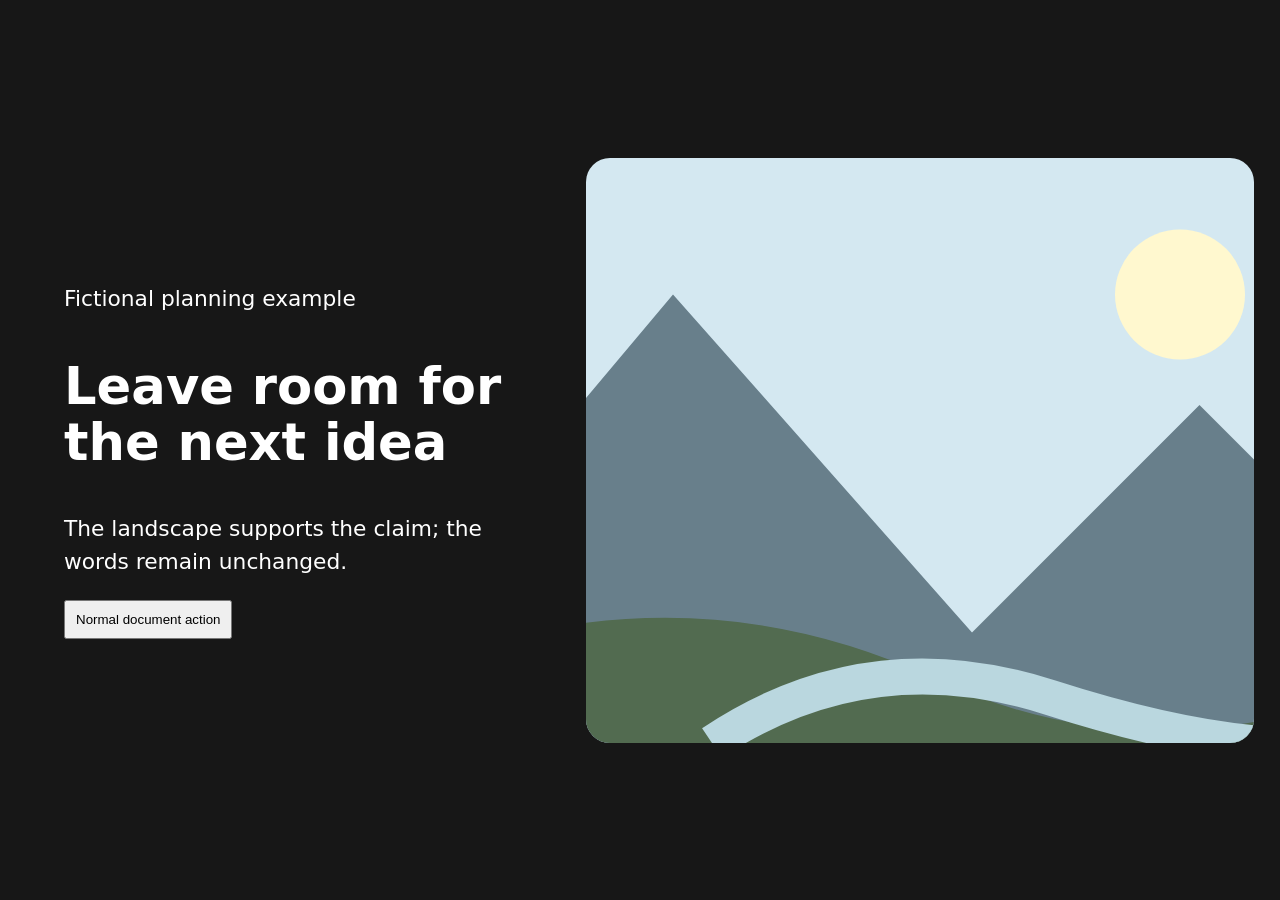
<file: examples/image-review/slide.html>
<!doctype html>
<html lang="en">
<head>
  <meta charset="utf-8">
  <meta name="viewport" content="width=device-width, initial-scale=1">
  <title>Fictional landscape image review</title>
  <style>
    * { box-sizing: border-box; }
    body { margin: 0; background: #171717; color: white; font-family: system-ui, sans-serif; }
    .slide { width: 100%; min-height: 100vh; display: grid; grid-template-columns: 42% 58%; align-items: center; padding: 5vw; gap: 3vw; }
    h1 { font-size: clamp(24px, 4vw, 64px); line-height: 1.1; }
    p { font-size: clamp(16px, 1.7vw, 28px); line-height: 1.5; }
    .scene { width: 100%; height: 65vh; object-fit: cover; border-radius: 24px; }
    button { padding: 10px; }
    @media print { body { background: white; color: black; } .slide { min-height: auto; } .scene { height: 110mm; } }
  </style>
</head>
<body>
  <!-- MIT: original fictional example artwork; see the repository LICENSE. -->
  <section class="slide" id="landscape-slide">
    <div><p>Fictional planning example</p><h1>Leave room for the next idea</h1><p id="claim">The landscape supports the claim; the words remain unchanged.</p>
      <button id="normal-navigation" onclick="document.body.dataset.navigated='yes'">Normal document action</button></div>
    <img class="scene" id="landscape" data-visual-id="landscape" src="assets/original.svg" alt="Fictional mountain landscape">
  </section>
</body>
</html>
</file>
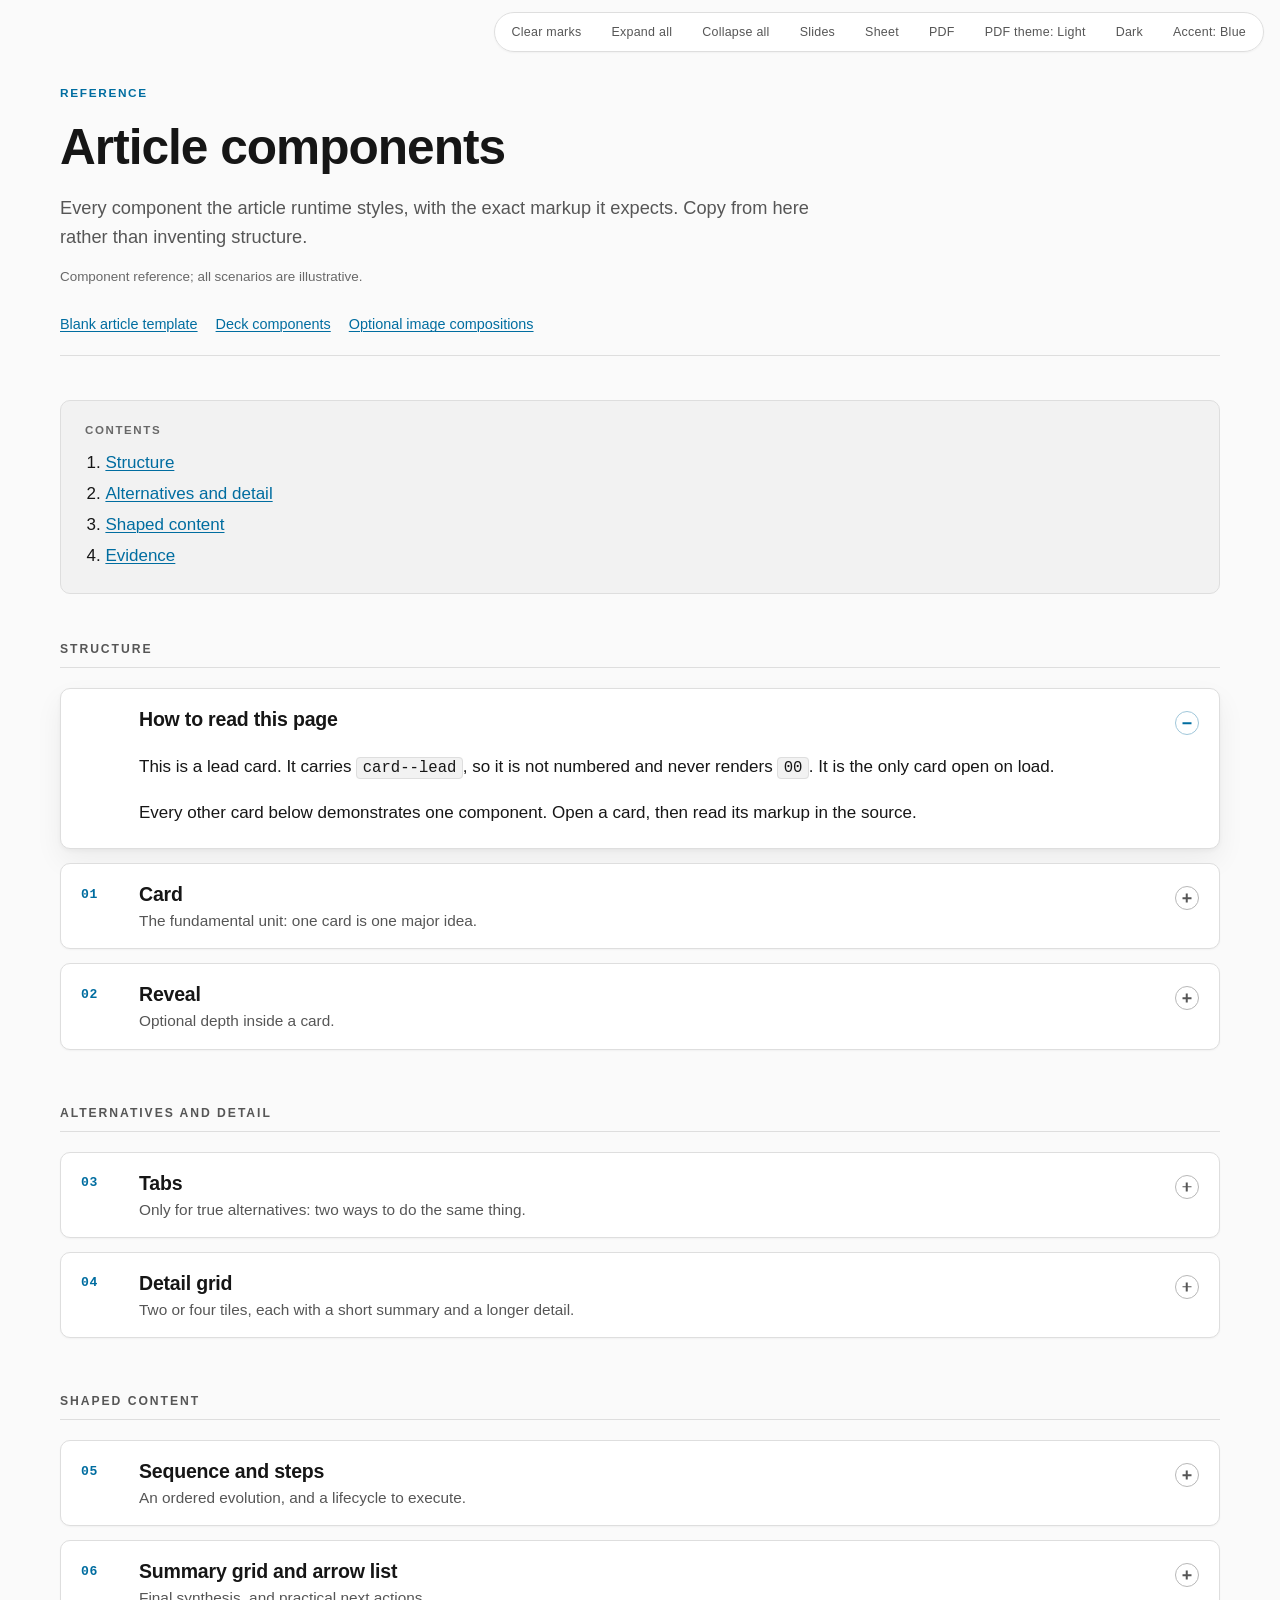
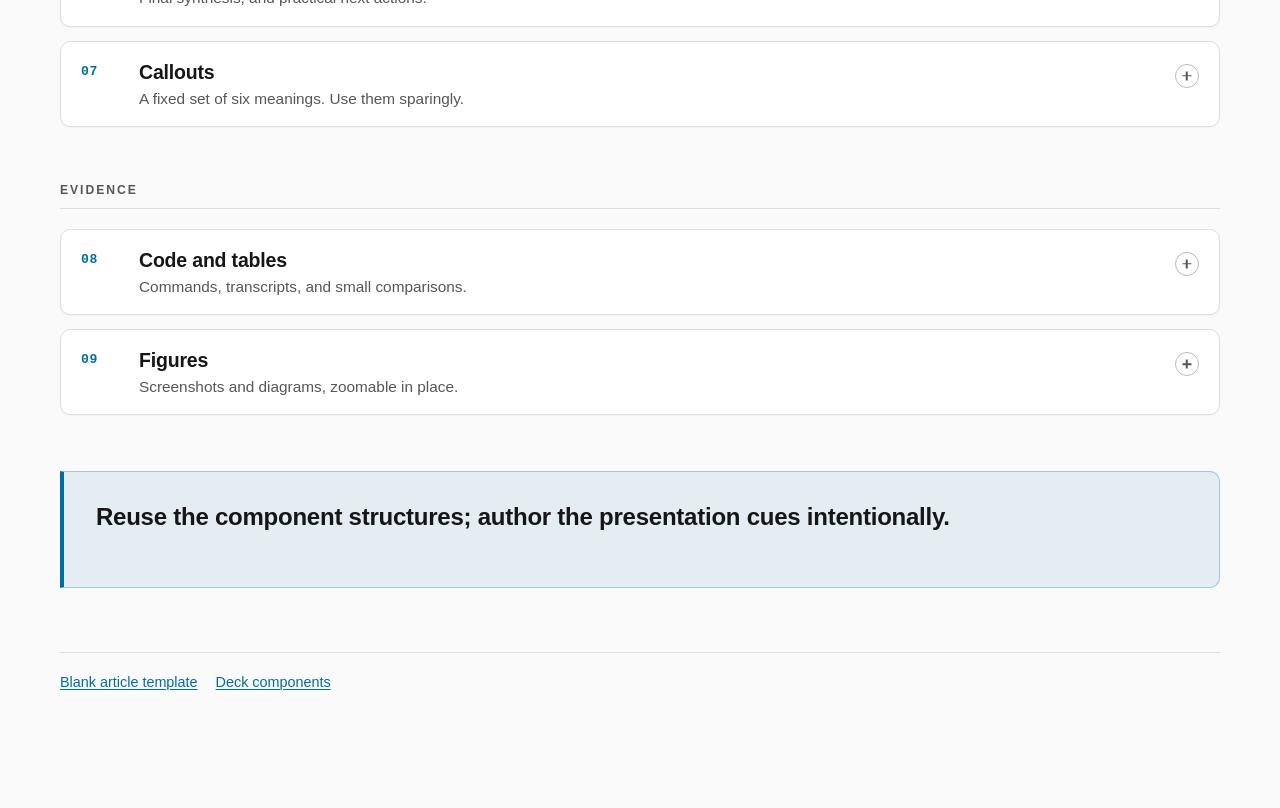
<file: skills/html-docs/article.components.html>
<!doctype html>
<html lang="en" data-default-accent="blue">
<head>
<meta charset="utf-8">
<meta name="viewport" content="width=device-width, initial-scale=1">
<title>Article components</title>
<meta name="description" content="Every component of the html-docs article runtime, with the exact markup each one requires.">
<meta name="doc-id" content="html-docs-article-components">

<script data-doc-bootstrap>
/* Inline in the head before styles with sync-head.js. No deferred bootstrap. */
(() => {
  "use strict";
  const root = document.documentElement;
  const params = new URLSearchParams(location.search);
  const id = document.querySelector('meta[name="doc-id"]')?.content ||
    location.pathname.replace(/\.standalone(?=\.html$)/i, "");
  const prefix = "html-docs:" + id + ":";
  const choices = { theme: ["light", "dark"], accent: ["blue", "red", "green", "yellow"],
    "print-theme": ["light", "dark"] };
  const read = (name) => {
    try { return localStorage.getItem(prefix + name); }
    catch { return null; /* Storage may be unavailable for local files. */ }
  };
  const write = (name, value) => {
    try { localStorage.setItem(prefix + name, value); }
    catch { /* The current view still works without persistence. */ }
  };
  function refresh() {
    for (const name of Object.keys(choices)) {
      const current = root.getAttribute("data-" + name);
      const next = choices[name][(choices[name].indexOf(current) + 1) % choices[name].length];
      document.querySelectorAll('[data-action="toggle-' + name + '"]').forEach(button => {
        button.textContent = name === "print-theme" ? "PDF theme: " + (current === "dark" ? "Dark" : "Light") :
          name === "theme" ? (next === "dark" ? "Dark" : "Light") :
          "Accent: " + current[0].toUpperCase() + current.slice(1);
        button.setAttribute("aria-label", name === "print-theme" ? "PDF theme: " + current + ". Switch to " + next :
          name === "theme" ? "Switch to " + next + " theme" :
          "Accent: " + current + ". Switch to " + next);
      });
    }
  }
  for (const [name, values] of Object.entries(choices)) {
    const fallback = name === "theme" && matchMedia("(prefers-color-scheme: dark)").matches ? "dark" : values[0];
    const value = [params.get(name), read(name),
      root.getAttribute(name === "print-theme" ? "data-print-theme" : "data-default-" + name), fallback]
      .map(candidate => name === "accent" && candidate === "orange" ? "red" : candidate)
      .find(candidate => values.includes(candidate));
    root.setAttribute("data-" + name, value);
  }
  root.classList.add("js");
  if (["slides", "sheet"].includes(params.get("view"))) root.setAttribute("data-view", params.get("view"));

  // Print what is on screen. data-print selects the matching print stylesheet.
  const printTarget = () => {
    if (document.querySelector(".deck-stage")) return "slides";
    const view = root.getAttribute("data-view");
    if (view === "slides" || (view === "sheet" && document.querySelector(".sheet"))) return view;
    return document.querySelector(".doc") || !document.querySelector(".sheet") ? "read" : "sheet";
  };
  let printing = null;
  addEventListener("beforeprint", () => {
    if (root.hasAttribute("data-print")) return; // Set by an automated export.
    const target = printTarget();
    printing = document.title;
    root.setAttribute("data-print", target);
    // The browser proposes the title as the PDF file name.
    if (target !== "read" && document.querySelector(".doc")) {
      document.title += target === "slides" ? " - Slides" : " - Sheet";
    }
  });
  addEventListener("afterprint", () => {
    if (printing === null) return;
    root.removeAttribute("data-print");
    document.title = printing;
    printing = null;
  });

  // Keep the display awake while presenting, like presentation software does.
  let lock = null;
  let awake = false;
  async function holdScreen() {
    if (!awake || lock || document.visibilityState !== "visible" || !navigator.wakeLock) return;
    try {
      const sentinel = await navigator.wakeLock.request("screen");
      if (!awake || lock) { sentinel.release(); return; }
      lock = sentinel;
      root.setAttribute("data-awake", "");
      sentinel.addEventListener("release", () => {
        if (lock !== sentinel) return;
        lock = null;
        root.removeAttribute("data-awake");
      });
    } catch { /* Denied by battery saver or an embedding policy; retried on input. */ }
  }
  function keepAwake(on) {
    awake = !!on;
    if (awake) holdScreen();
    else if (lock) lock.release();
  }
  // The browser drops the lock when the tab is hidden; some require a gesture.
  document.addEventListener("visibilitychange", holdScreen);
  document.addEventListener("pointerdown", holdScreen);
  document.addEventListener("keydown", holdScreen);

  window.HtmlDocs = { read, write, refresh, keepAwake };
  document.addEventListener("DOMContentLoaded", refresh);
  document.addEventListener("click", event => {
    if (event.target.closest('[data-action="print"]')) window.print();
  });
  document.addEventListener("click", event => {
    const button = event.target.closest('[data-action="toggle-theme"], [data-action="toggle-accent"], [data-action="toggle-print-theme"]');
    if (!button) return;
    const name = button.getAttribute("data-action").slice(7);
    const values = choices[name];
    const next = values[(values.indexOf(root.getAttribute("data-" + name)) + 1) % values.length];
    root.setAttribute("data-" + name, next);
    write(name, next);
    // Replace a URL override too, so reloading preserves a deliberate change.
    const url = new URL(location.href);
    if (url.searchParams.has(name)) {
      url.searchParams.set(name, next);
      history.replaceState(null, "", url.href);
    }
    refresh();
  });
})();
</script>

<style data-doc-tokens>
/* Canonical tokens. Inline with sync-head.js; one accent family at a time. */
:root {
  color-scheme: light;
  --bg: #fafafa; --surface: #ffffff; --surface-2: #f2f2f2; --surface-3: #e8e8e8;
  --border: #dedede; --border-strong: #b8b8b8;
  --text: #161616; --text-muted: #565656; --text-faint: #686868;
  --accent-light: #006da0; --accent-dark: #00a4ef;
  --accent: var(--accent-light);
  --accent-strong: var(--accent);
  --accent-quiet: var(--accent);
  --accent-soft: color-mix(in srgb, var(--accent) 9%, var(--bg));
  --accent-border: color-mix(in srgb, var(--accent) 36%, var(--bg));
  --warn: var(--accent); --warn-soft: var(--accent-soft); --warn-border: var(--accent-border);
  --code-bg: var(--surface-2); --code-border: var(--border);
  --focus: var(--accent);
  --shadow-1: 0 1px 2px rgba(0,0,0,.04);
  --shadow-2: 0 2px 4px rgba(0,0,0,.04), 0 12px 28px rgba(0,0,0,.06);
  --radius: 10px; --radius-sm: 6px; --canvas: 1160px;
  --font-sans: -apple-system, BlinkMacSystemFont, "Segoe UI Variable Text", "Segoe UI", Roboto, "Helvetica Neue", Arial, sans-serif;
  --font-mono: "Cascadia Mono", "Cascadia Code", ui-monospace, Consolas, "SF Mono", "Liberation Mono", Menlo, monospace;
}
/* Screen theme and print theme are independent; print stays light by default. */
@media screen {
  [data-theme="dark"], :root:not([data-theme])[data-default-theme="dark"] {
    color-scheme: dark;
    --bg: #101010; --surface: #191919; --surface-2: #232323; --surface-3: #2c2c2c;
    --border: #363636; --border-strong: #595959;
    --text: #f2f2f2; --text-muted: #b5b5b5; --text-faint: #a0a0a0;
    --accent: var(--accent-dark);
    --shadow-1: 0 1px 2px rgba(0,0,0,.3);
    --shadow-2: 0 2px 4px rgba(0,0,0,.3), 0 12px 28px rgba(0,0,0,.4);
  }
}
@media print {
  :root[data-print-theme="dark"] {
    color-scheme: dark;
    --bg: #101010; --surface: #191919; --surface-2: #232323; --surface-3: #2c2c2c;
    --border: #363636; --border-strong: #595959;
    --text: #f2f2f2; --text-muted: #b5b5b5; --text-faint: #a0a0a0;
    --accent: var(--accent-dark);
    --shadow-1: 0 1px 2px rgba(0,0,0,.3);
    --shadow-2: 0 2px 4px rgba(0,0,0,.3), 0 12px 28px rgba(0,0,0,.4);
  }
}
[data-accent="red"], :root:not([data-accent])[data-default-accent="red"],
[data-accent="orange"], :root:not([data-accent])[data-default-accent="orange"] {
  --accent-light: #bc3a16; --accent-dark: #f25022;
}
[data-accent="green"], :root:not([data-accent])[data-default-accent="green"] {
  --accent-light: #4c7100; --accent-dark: #7fba00;
}
[data-accent="yellow"], :root:not([data-accent])[data-default-accent="yellow"] {
  --accent-light: #805b00; --accent-dark: #ffb900;
}
</style>

<link rel="stylesheet" href="assets/article.css">
<link rel="stylesheet" href="assets/slides.css">
<link rel="stylesheet" href="assets/sheet.css">
<script src="assets/article.js" defer></script>
<script src="assets/slides.js" defer></script>
<script src="assets/sheet.js" defer></script>
</head>

<body>

<div class="controls" role="group" aria-label="Article controls">
  <button type="button" class="ctrl" data-action="expand-all">Expand all</button>
  <button type="button" class="ctrl" data-action="collapse-all">Collapse all</button>
  <button type="button" class="ctrl" data-action="toggle-slides" aria-pressed="false">Slides</button>
  <button type="button" class="ctrl" data-action="toggle-sheet" aria-pressed="false">Sheet</button>
  <button type="button" class="ctrl" data-action="print" aria-label="Save the current view as PDF or print it">PDF</button>
  <button type="button" class="ctrl" data-action="toggle-print-theme">PDF theme: Light</button>
  <button type="button" class="ctrl" data-action="toggle-theme">Dark</button>
  <button type="button" class="ctrl" data-action="toggle-accent">Accent: Blue</button>
</div>

<div class="doc">

  <header class="doc-header" id="opening">
    <div class="slide-content slide-content--title">
      <p class="slide-eyebrow">Article components</p>
      <h2 class="slide-title">One narrative.<br><em>Two depths.</em></h2>
      <p class="slide-lead">Concise cues live beside the complete reference.</p>
    </div>
    <p class="eyebrow">Reference</p>
    <h1>Article components</h1>
    <p class="subtitle">Every component the article runtime styles, with the exact markup it expects. Copy from here rather than inventing structure.</p>
    <p class="meta">Component reference; all scenarios are illustrative.</p>
  </header>

  <nav class="doc-nav" aria-label="Related material">
    <a href="article.template.html">Blank article template</a>
    <a href="deck.components.html">Deck components</a>
    <a href="visual.article.html">Optional image compositions</a>
  </nav>

  <nav class="toc" aria-label="Contents">
    <p class="toc-label">Contents</p>
    <ol>
      <li><a href="#ch-structure">Structure</a></li>
      <li><a href="#ch-alternatives">Alternatives and detail</a></li>
      <li><a href="#ch-shape">Shaped content</a></li>
      <li><a href="#ch-evidence">Evidence</a></li>
    </ol>
  </nav>

  <main>

    <section class="chapter" id="ch-structure">
      <h2 class="chapter-label">Structure</h2>

      <article class="card card--lead" id="card-how-to-read" data-open>
        <div class="slide-content">
          <h2 class="slide-title">Present the idea.<br><em>Keep the reasoning.</em></h2>
          <p class="slide-lead">Slides and reading share structure, not density.</p>
        </div>
        <h3 class="card-head">
          <button type="button" class="card-toggle" aria-expanded="true">
            <span class="card-num" aria-hidden="true"></span>
            <span class="card-titles">
              <span class="card-title">How to read this page</span>
            </span>
            <span class="card-mark" aria-hidden="true"></span>
          </button>
        </h3>
        <div class="card-body">
          <p>This is a lead card. It carries <code>card--lead</code>, so it is not numbered and never renders <code>00</code>. It is the only card open on load.</p>
          <p>Every other card below demonstrates one component. Open a card, then read its markup in the source.</p>
        </div>
      </article>

      <article class="card" id="card-card">
        <div class="slide-content">
          <h2 class="slide-title">One card.<br><em>One point.</em></h2>
          <p class="slide-lead">A short authored cue, not a compressed paragraph.</p>
        </div>
        <h3 class="card-head">
          <button type="button" class="card-toggle" aria-expanded="false">
            <span class="card-num" aria-hidden="true"></span>
            <span class="card-titles">
              <span class="card-title">Card</span>
              <span class="card-sub">The fundamental unit: one card is one major idea.</span>
            </span>
            <span class="card-mark" aria-hidden="true"></span>
          </button>
        </h3>
        <div class="card-body">
          <p>The header is a real button with <code>aria-expanded</code>. The number is generated by a CSS counter, so inserting a card never renumbers by hand.</p>
          <p>The second header line is a subtitle. Use it when the title alone does not make a collapsed card understandable.</p>
        </div>
      </article>

      <article class="card" id="card-reveal">
        <div class="slide-content">
          <h2 class="slide-title">Details belong<br><em>in reading mode.</em></h2>
          <p class="slide-lead">No reveal buttons on the projected slide.</p>
        </div>
        <h3 class="card-head">
          <button type="button" class="card-toggle" aria-expanded="false">
            <span class="card-num" aria-hidden="true"></span>
            <span class="card-titles">
              <span class="card-title">Reveal</span>
              <span class="card-sub">Optional depth inside a card.</span>
            </span>
            <span class="card-mark" aria-hidden="true"></span>
          </button>
        </h3>
        <div class="card-body">
          <p>Use a reveal for troubleshooting, evidence, derivations, and side arguments. The content stays inline in the HTML, so it prints and searches.</p>

          <div class="reveal">
            <button type="button" class="reveal-toggle" aria-expanded="false">Show the failure path</button>
            <div class="reveal-body">
              <p>Reveal body text stays at normal reading size. Optional does not mean fine print.</p>
              <ul class="arrow-list">
                <li>Check the resource provider registration first.</li>
                <li>Then confirm the role assignment has propagated.</li>
              </ul>
            </div>
          </div>

          <div class="reveal">
            <button type="button" class="reveal-toggle" aria-expanded="false">Show a second reveal</button>
            <div class="reveal-body">
              <p>Reveals are independent of each other and of the card.</p>
            </div>
          </div>
        </div>
      </article>

    </section>

    <section class="chapter" id="ch-alternatives">
      <h2 class="chapter-label">Alternatives and detail</h2>

      <article class="card" id="card-tabs">
        <div class="slide-content">
          <h2 class="slide-title">Choose a path.<br><em>Do not project tabs.</em></h2>
          <ul class="slide-points"><li class="frag">Readers can compare alternatives.</li><li class="frag">Presenters need one clear argument.</li></ul>
        </div>
        <h3 class="card-head">
          <button type="button" class="card-toggle" aria-expanded="false">
            <span class="card-num" aria-hidden="true"></span>
            <span class="card-titles">
              <span class="card-title">Tabs</span>
              <span class="card-sub">Only for true alternatives: two ways to do the same thing.</span>
            </span>
            <span class="card-mark" aria-hidden="true"></span>
          </button>
        </h3>
        <div class="card-body">
          <div class="tabs">
            <div class="tablist" role="tablist" aria-label="Ways to create the resource">
              <button type="button" role="tab" id="tab-portal" aria-controls="panel-portal" aria-selected="true">Portal</button>
              <button type="button" role="tab" id="tab-cli" aria-controls="panel-cli" aria-selected="false" tabindex="-1">CLI</button>
              <button type="button" role="tab" id="tab-sdk" aria-controls="panel-sdk" aria-selected="false" tabindex="-1">SDK</button>
            </div>
            <div class="tabpanel" role="tabpanel" id="panel-portal" aria-labelledby="tab-portal" data-tab-label="Portal">
              <p>Open the resource blade, select <strong>Create</strong>, and complete the basics tab.</p>
            </div>
            <div class="tabpanel" role="tabpanel" id="panel-cli" aria-labelledby="tab-cli" data-tab-label="CLI" hidden>
              <div class="code">
                <p class="code-label">bash</p>
                <pre><code>az group create --name rg-demo --location westeurope</code></pre>
              </div>
            </div>
            <div class="tabpanel" role="tabpanel" id="panel-sdk" aria-labelledby="tab-sdk" data-tab-label="SDK" hidden>
              <p>Call the management client and await the long-running operation.</p>
            </div>
          </div>
          <p>Without JavaScript, the tab strip is hidden and every panel is shown stacked with its label, so nothing is lost.</p>
        </div>
      </article>

      <article class="card" id="card-detail-grid">
        <div class="slide-content">
          <h2 class="slide-title">Project the verdict,<br><em>not the dialog.</em></h2>
          <p class="slide-lead">Keep the full comparison next to its claim.</p>
        </div>
        <h3 class="card-head">
          <button type="button" class="card-toggle" aria-expanded="false">
            <span class="card-num" aria-hidden="true"></span>
            <span class="card-titles">
              <span class="card-title">Detail grid</span>
              <span class="card-sub">Two or four tiles, each with a short summary and a longer detail.</span>
            </span>
            <span class="card-mark" aria-hidden="true"></span>
          </button>
        </h3>
        <div class="card-body">
          <div class="detail-grid">
            <div class="detail-tile">
              <button type="button" class="detail-open">
                <span class="detail-title">Cost</span>
                <span class="detail-summary">Predictable at steady state, spiky during migration.</span>
                <span class="detail-more" aria-hidden="true">Details</span>
              </button>
              <div class="detail-body">
                <p>Migration doubles the running footprint for the cutover window. Budget for the overlap rather than the end state.</p>
              </div>
            </div>
            <div class="detail-tile">
              <button type="button" class="detail-open">
                <span class="detail-title">Operations</span>
                <span class="detail-summary">Fewer moving parts, different failure modes.</span>
                <span class="detail-more" aria-hidden="true">Details</span>
              </button>
              <div class="detail-body">
                <p>The platform absorbs patching and node health. In exchange, diagnosis moves from the host to the platform log surface.</p>
              </div>
            </div>
          </div>
        </div>
      </article>

    </section>

    <section class="chapter" id="ch-shape">
      <h2 class="chapter-label">Shaped content</h2>

      <article class="card" id="card-sequence">
        <div class="slide-content">
          <h2 class="slide-title">Order carries meaning.</h2>
          <ul class="slide-points"><li class="frag">Prepare.</li><li class="frag">Act.</li><li class="frag">Verify.</li></ul>
        </div>
        <h3 class="card-head">
          <button type="button" class="card-toggle" aria-expanded="false">
            <span class="card-num" aria-hidden="true"></span>
            <span class="card-titles">
              <span class="card-title">Sequence and steps</span>
              <span class="card-sub">An ordered evolution, and a lifecycle to execute.</span>
            </span>
            <span class="card-mark" aria-hidden="true"></span>
          </button>
        </h3>
        <div class="card-body">
          <h4>Sequence</h4>
          <ol class="sequence">
            <li><span class="seq-title">Observe</span><span class="seq-note">Record the initial condition.</span></li>
            <li><span class="seq-title">Change</span><span class="seq-note">Apply one bounded intervention.</span></li>
            <li><span class="seq-title">Check</span><span class="seq-note">Compare with the initial condition.</span></li>
          </ol>
          <p>Order matters, but the last item is not automatically better. All three are neutral.</p>

          <h4>Explicit emphasis</h4>
          <ol class="sequence">
            <li><span class="seq-title">Observe</span><span class="seq-note">Record the initial condition.</span></li>
            <li class="sequence-item--emphasis"><span class="seq-title">Change</span><span class="seq-note">The intervention under review.</span></li>
            <li><span class="seq-title">Check</span><span class="seq-note">Compare with the initial condition.</span></li>
          </ol>
          <p>The middle item is emphasized because this review concerns the intervention, not because of its position. For unordered peer choices use a summary grid, without connecting arrows.</p>

          <h4>Steps</h4>
          <ol class="steps">
            <li>
              <h4>Provision</h4>
              <p>Create the resource group and the workload identity.</p>
            </li>
            <li>
              <h4>Deploy</h4>
              <p>Push the image and roll out the first revision.</p>
            </li>
            <li>
              <h4>Verify</h4>
              <p>Confirm the health probe returns 200 before shifting traffic.</p>
            </li>
          </ol>
        </div>
      </article>

      <article class="card" id="card-lists">
        <div class="slide-content">
          <h2 class="slide-title">Keep the synthesis short.</h2>
          <ul class="slide-points"><li class="frag">Name the constraint.</li><li class="frag">Choose the tradeoff.</li><li class="frag">State the next action.</li></ul>
        </div>
        <h3 class="card-head">
          <button type="button" class="card-toggle" aria-expanded="false">
            <span class="card-num" aria-hidden="true"></span>
            <span class="card-titles">
              <span class="card-title">Summary grid and arrow list</span>
              <span class="card-sub">Final synthesis, and practical next actions.</span>
            </span>
            <span class="card-mark" aria-hidden="true"></span>
          </button>
        </h3>
        <div class="card-body">
          <div class="summary-grid">
            <div class="summary-item">
              <span class="summary-label">Latency</span>
              <p>Median request time drops once the cold start is removed.</p>
            </div>
            <div class="summary-item">
              <span class="summary-label">Cost</span>
              <p>Steady state is cheaper; the migration window is not.</p>
            </div>
            <div class="summary-item">
              <span class="summary-label">Risk</span>
              <p>The rollback path must be rehearsed before the cutover.</p>
            </div>
            <div class="summary-item">
              <span class="summary-label">Effort</span>
              <p>Most of the work is in configuration, not in code.</p>
            </div>
          </div>

          <h4>Next actions</h4>
          <ul class="arrow-list">
            <li>Run the readiness assessment against the staging subscription.</li>
            <li>Record the current baseline latency before changing anything.</li>
            <li>Agree the rollback trigger with the service owner.</li>
          </ul>
        </div>
      </article>

      <article class="card" id="card-callouts">
        <div class="slide-content">
          <h2 class="slide-title">Meaning comes from labels,<br><em>not extra colors.</em></h2>
          <p class="slide-lead">One accent, including warnings.</p>
        </div>
        <h3 class="card-head">
          <button type="button" class="card-toggle" aria-expanded="false">
            <span class="card-num" aria-hidden="true"></span>
            <span class="card-titles">
              <span class="card-title">Callouts</span>
              <span class="card-sub">A fixed set of six meanings. Use them sparingly.</span>
            </span>
            <span class="card-mark" aria-hidden="true"></span>
          </button>
        </h3>
        <div class="card-body">
          <aside class="callout callout--note">
            <p class="callout-label">Note</p>
            <p>Side information worth surfacing.</p>
          </aside>
          <aside class="callout callout--rule">
            <p class="callout-label">Rule</p>
            <p>A durable rule to remember.</p>
          </aside>
          <aside class="callout callout--warning">
            <p class="callout-label">Warning</p>
            <p>A practical risk, or a way to break something.</p>
          </aside>
          <aside class="callout callout--verdict">
            <p class="callout-label">Verdict</p>
            <p>A conclusion.</p>
          </aside>
          <aside class="callout callout--source">
            <p class="callout-label">Source</p>
            <p>Provenance of a claim, with a date or a version.</p>
          </aside>
          <aside class="callout callout--author">
            <p class="callout-label">Author</p>
            <p>A personal viewpoint, marked as one.</p>
          </aside>
        </div>
      </article>

    </section>

    <section class="chapter" id="ch-evidence">
      <h2 class="chapter-label">Evidence</h2>

      <article class="card" id="card-code">
        <div class="slide-content">
          <h2 class="slide-title">Explain the mechanism.<br><em>Keep the full code below.</em></h2>
          <p class="slide-lead">The reference carries what the screen should not.</p>
        </div>
        <h3 class="card-head">
          <button type="button" class="card-toggle" aria-expanded="false">
            <span class="card-num" aria-hidden="true"></span>
            <span class="card-titles">
              <span class="card-title">Code and tables</span>
              <span class="card-sub">Commands, transcripts, and small comparisons.</span>
            </span>
            <span class="card-mark" aria-hidden="true"></span>
          </button>
        </h3>
        <div class="card-body">
          <div class="code">
            <p class="code-label">infra/main.bicep</p>
            <pre><code>resource app 'Microsoft.App/containerApps@2024-03-01' = {
  name: appName
  location: location
  properties: {
    managedEnvironmentId: environment.id
    configuration: { ingress: { external: true, targetPort: 8080 } }
  }
}</code></pre>
          </div>

          <div class="code">
            <pre><code>$ az containerapp show --name demo --query properties.runningStatus --output tsv
Running</code></pre>
          </div>

          <table>
            <thead>
              <tr><th>Option</th><th>Control</th><th>Operational load</th></tr>
            </thead>
            <tbody>
              <tr><td>Virtual machines</td><td>Full</td><td>High</td></tr>
              <tr><td>Container apps</td><td>Application level</td><td>Low</td></tr>
            </tbody>
          </table>
        </div>
      </article>

      <article class="card" id="card-figure">
        <div class="slide-content">
          <h2 class="slide-title">Give the diagram space.</h2>
          <img src="assets/sample-diagram.svg" alt="Source feeds processing, which writes to a sink." width="960" height="240">
        </div>
        <h3 class="card-head">
          <button type="button" class="card-toggle" aria-expanded="false">
            <span class="card-num" aria-hidden="true"></span>
            <span class="card-titles">
              <span class="card-title">Figures</span>
              <span class="card-sub">Screenshots and diagrams, zoomable in place.</span>
            </span>
            <span class="card-mark" aria-hidden="true"></span>
          </button>
        </h3>
        <div class="card-body">
          <figure class="figure">
            <a class="zoom" href="assets/sample-diagram.svg">
              <img src="assets/sample-diagram.svg" alt="Source feeds a processing stage, which writes to a sink." loading="lazy" width="960" height="240">
            </a>
            <figcaption>Data path from source through processing to sink. Click to zoom.</figcaption>
          </figure>

          <div class="reveal">
            <button type="button" class="reveal-toggle" aria-expanded="false">Show the screenshot evidence</button>
            <div class="reveal-body">
              <p>Screenshot-heavy evidence belongs in a reveal so the main article stays readable.</p>
              <figure class="figure">
                <a class="zoom" href="assets/sample-diagram.svg">
                  <img src="assets/sample-diagram.svg" alt="The same diagram, used here as a stand-in for a portal screenshot." loading="lazy" width="960" height="240">
                </a>
                <figcaption>Placeholder standing in for a portal screenshot.</figcaption>
              </figure>
            </div>
          </div>
        </div>
      </article>

    </section>

  </main>

  <section class="takeaway" id="closing">
    <p>Reuse the component structures; author the presentation cues intentionally.</p>
    <div class="slide-content slide-content--end">
      <p class="slide-eyebrow">The key message</p>
      <h2 class="slide-title">Less on screen.<br><em>More to return to.</em></h2>
    </div>
  </section>

  <footer class="doc-footer">
    <a href="article.template.html">Blank article template</a>
    <a href="deck.components.html">Deck components</a>
  </footer>

</div>

<!-- Companion sheet: a third depth. Its title is h2 because the article owns
     the h1. Every page is exactly one sheet of paper. -->
<section class="sheet" aria-label="Sheet components">

  <article class="sheet-page" id="sheet-summary">
    <header class="sheet-head">
      <p class="sheet-kicker">Reference · sheet components · page one</p>
      <h2 class="sheet-title">One page.<br><em>Everything a decision needs.</em></h2>
      <p class="sheet-lead">A sheet is authored for skimming on paper: a kicker, a claim-style title, a short lead, then evidence blocks and a closing line.</p>
    </header>

    <ul class="sheet-stats" aria-label="Key figures">
      <li><span class="sheet-stat-value">4</span><span class="sheet-stat-label">blocks in a two-column grid</span></li>
      <li><span class="sheet-stat-value">1</span><span class="sheet-stat-label">accent shared with every view</span></li>
      <li><span class="sheet-stat-value">7.5 pt</span><span class="sheet-stat-label">smallest allowed text, for notes</span></li>
    </ul>

    <div class="sheet-grid">
      <section class="sheet-block">
        <h3>Claims as<br>block titles</h3>
        <p>Each block title states a result. The paragraph gives its reason in two to four sentences, with the <strong>one phrase</strong> a skimming reader must catch in bold.<sup>1</sup></p>
      </section>
      <section class="sheet-block">
        <h3>Qualifications<br>stay visible</h3>
        <p>A condition that changes the conclusion belongs in the block, not only in a note. Notes hold sources, dates, and definitions.</p>
      </section>
      <section class="sheet-block">
        <h3>Authored, not<br>generated</h3>
        <p>The sheet is a third depth. Write it for paper; do not copy card bodies or slide cues into it.</p>
      </section>
      <section class="sheet-block">
        <h3>Fits or<br>gets shorter</h3>
        <p>Text never shrinks to fit. When a page overflows, cut words or move a block to another page.</p>
      </section>
    </div>

    <aside class="sheet-actions" aria-label="Recommended actions">
      <h3>Recommended actions</h3>
      <ul>
        <li>Use a sheet for a one-pager, datasheet, or leave-behind brief.</li>
        <li>Pair it with an article when readers also need the full reasoning.</li>
        <li>Export the PDF and inspect every page before sending it.</li>
      </ul>
    </aside>

    <p class="sheet-close">Paper rewards <em>fewer, stronger</em> claims.</p>

    <footer class="sheet-notes">
      <p><sup>1</sup> Illustrative reference content; no external sources.</p>
    </footer>
  </article>

  <article class="sheet-page" id="sheet-matrix">
    <header class="sheet-head">
      <p class="sheet-kicker">Reference · sheet components · page two</p>
      <h2 class="sheet-title">A matrix shows<br>where each option wins.</h2>
      <p class="sheet-lead">Rows are reasons to choose; columns are options. Each cell states its point in words, and a drawn mark summarizes it.</p>
    </header>

    <table class="sheet-matrix">
      <thead>
        <tr><th scope="col">Reason</th><th scope="col">Option A</th><th scope="col">Option B</th><th scope="col">What C adds</th></tr>
      </thead>
      <tbody>
        <tr>
          <th scope="row">Control<span>pin a version, switch provider</span></th>
          <td><span class="mark" data-mark="full" role="img" aria-label="Delivers"></span>Same result from several providers.</td>
          <td><span class="mark" data-mark="full" role="img" aria-label="Delivers"></span>Full control of every setting.</td>
          <td><span class="mark" data-mark="none" role="img" aria-label="Adds nothing"></span></td>
        </tr>
        <tr>
          <th scope="row">Latency<span>many short steps</span></th>
          <td><span class="mark" data-mark="part" role="img" aria-label="Partly"></span>Usually negligible next to processing time.</td>
          <td><span class="mark" data-mark="full" role="img" aria-label="Delivers"></span>Small batches cut latency at a higher unit cost.</td>
          <td><span class="mark" data-mark="plus" role="img" aria-label="C adds"></span>On-site placement; rarely decisive.</td>
        </tr>
        <tr>
          <th scope="row">Cost<span>same work, smaller bill</span></th>
          <td><span class="mark" data-mark="full" role="img" aria-label="Delivers"></span>No idle capacity to pay for.</td>
          <td><span class="mark" data-mark="part" role="img" aria-label="Partly"></span>Only with steady, concurrent load.</td>
          <td><span class="mark" data-mark="plus" role="img" aria-label="C adds"></span>Lowest unit cost when busy.<br><span class="mark" data-mark="minus" role="img" aria-label="C drawback"></span>Costlier when underused.</td>
        </tr>
      </tbody>
    </table>
    <ul class="sheet-legend" aria-label="Legend">
      <li><span class="mark" data-mark="full" aria-hidden="true"></span>delivers the benefit</li>
      <li><span class="mark" data-mark="part" aria-hidden="true"></span>partly or in specific cases</li>
      <li><span class="mark" data-mark="none" aria-hidden="true"></span>not possible, or adds nothing</li>
      <li><span class="mark" data-mark="plus" aria-hidden="true"></span>option C adds</li>
      <li><span class="mark" data-mark="minus" aria-hidden="true"></span>option C drawback</li>
    </ul>

    <figure class="sheet-figure">
      <svg viewBox="0 0 640 120" role="img" aria-labelledby="sheet-fig-title sheet-fig-desc">
        <title id="sheet-fig-title">Three options on one cost axis</title>
        <desc id="sheet-fig-desc">Option A is cheapest at low load; option C becomes cheapest only at sustained high load.</desc>
        <path d="M40 90H600" stroke="var(--border-strong)" stroke-width="2"/>
        <circle cx="130" cy="90" r="9" fill="var(--accent)"/>
        <circle cx="330" cy="90" r="9" fill="var(--surface)" stroke="var(--accent)" stroke-width="3"/>
        <circle cx="530" cy="90" r="9" fill="var(--text)"/>
        <text x="130" y="60" text-anchor="middle" fill="var(--text)" font-size="17">A · low load</text>
        <text x="330" y="60" text-anchor="middle" fill="var(--text)" font-size="17">B · steady load</text>
        <text x="530" y="60" text-anchor="middle" fill="var(--text)" font-size="17">C · sustained peak</text>
      </svg>
      <figcaption>Inline SVG inherits the accent. Illustrative, not measured.</figcaption>
    </figure>

    <div class="sheet-grid sheet-grid--3">
      <section class="sheet-block"><h3>Three columns</h3><p>Use <code>sheet-grid--3</code> for short, parallel points.</p></section>
      <section class="sheet-block"><h3>Same rules</h3><p>Claim titles, visible conditions, sourced numbers.</p></section>
      <section class="sheet-block"><h3>Same accent</h3><p>Marks, rules, and figures follow the selected accent.</p></section>
    </div>

    <p class="sheet-close">Open weights for control. <em>Shared capacity for cost.</em></p>

    <footer class="sheet-notes">
      <p>Page two of the sheet reference. Pages print in order, one per sheet of paper.</p>
    </footer>
  </article>

</section>

</body>
</html>
</file>
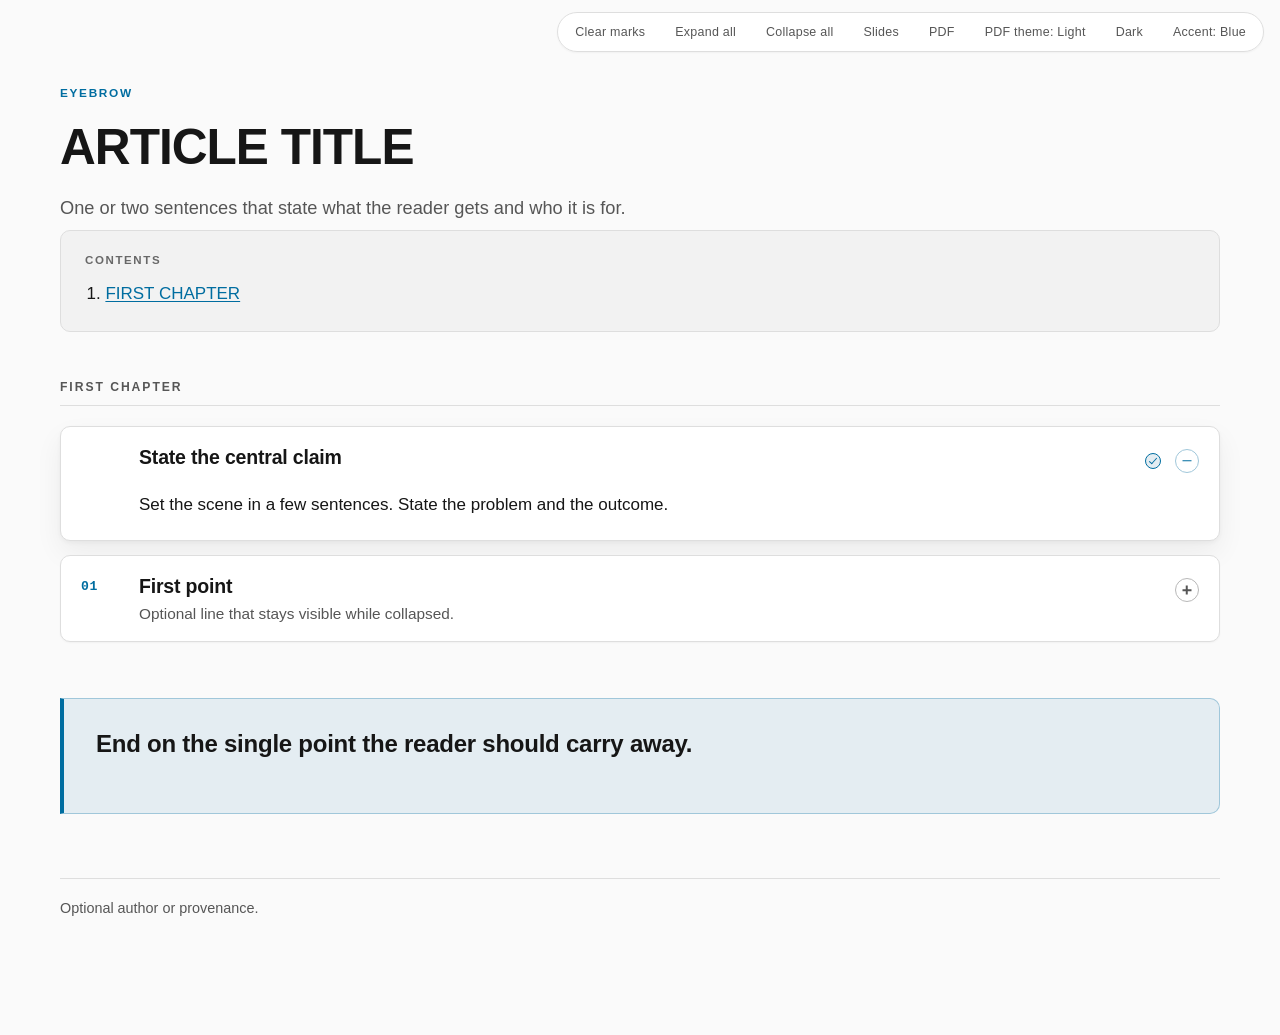
<file: skills/html-docs/article.template.html>
<!doctype html>
<html lang="en" data-default-accent="blue">
<head>
<meta charset="utf-8">
<meta name="viewport" content="width=device-width, initial-scale=1">
<title>ARTICLE TITLE</title>
<meta name="description" content="ONE SENTENCE SUMMARY">
<!-- Stable key for read-progress storage. Keep it if this document may be
     served from more than one path; delete it and the pathname is used. -->
<meta name="doc-id" content="SLUG">

<!-- 1. Theme bootstrap. Must be the first script in <head>. -->
<script data-doc-bootstrap>
/* Inline in the head before styles with sync-head.js. No deferred bootstrap. */
(() => {
  "use strict";
  const root = document.documentElement;
  const params = new URLSearchParams(location.search);
  const id = document.querySelector('meta[name="doc-id"]')?.content ||
    location.pathname.replace(/\.standalone(?=\.html$)/i, "");
  const prefix = "html-docs:" + id + ":";
  const choices = { theme: ["light", "dark"], accent: ["blue", "red", "green", "yellow"],
    "print-theme": ["light", "dark"] };
  const read = (name) => {
    try { return localStorage.getItem(prefix + name); }
    catch { return null; /* Storage may be unavailable for local files. */ }
  };
  const write = (name, value) => {
    try { localStorage.setItem(prefix + name, value); }
    catch { /* The current view still works without persistence. */ }
  };
  function refresh() {
    for (const name of Object.keys(choices)) {
      const current = root.getAttribute("data-" + name);
      const next = choices[name][(choices[name].indexOf(current) + 1) % choices[name].length];
      document.querySelectorAll('[data-action="toggle-' + name + '"]').forEach(button => {
        button.textContent = name === "print-theme" ? "PDF theme: " + (current === "dark" ? "Dark" : "Light") :
          name === "theme" ? (next === "dark" ? "Dark" : "Light") :
          "Accent: " + current[0].toUpperCase() + current.slice(1);
        button.setAttribute("aria-label", name === "print-theme" ? "PDF theme: " + current + ". Switch to " + next :
          name === "theme" ? "Switch to " + next + " theme" :
          "Accent: " + current + ". Switch to " + next);
      });
    }
  }
  for (const [name, values] of Object.entries(choices)) {
    const fallback = name === "theme" && matchMedia("(prefers-color-scheme: dark)").matches ? "dark" : values[0];
    const value = [params.get(name), read(name),
      root.getAttribute(name === "print-theme" ? "data-print-theme" : "data-default-" + name), fallback]
      .map(candidate => name === "accent" && candidate === "orange" ? "red" : candidate)
      .find(candidate => values.includes(candidate));
    root.setAttribute("data-" + name, value);
  }
  root.classList.add("js");
  if (["slides", "sheet"].includes(params.get("view"))) root.setAttribute("data-view", params.get("view"));

  // Print what is on screen. data-print selects the matching print stylesheet.
  const printTarget = () => {
    if (document.querySelector(".deck-stage")) return "slides";
    const view = root.getAttribute("data-view");
    if (view === "slides" || (view === "sheet" && document.querySelector(".sheet"))) return view;
    return document.querySelector(".doc") || !document.querySelector(".sheet") ? "read" : "sheet";
  };
  let printing = null;
  addEventListener("beforeprint", () => {
    if (root.hasAttribute("data-print")) return; // Set by an automated export.
    const target = printTarget();
    printing = document.title;
    root.setAttribute("data-print", target);
    // The browser proposes the title as the PDF file name.
    if (target !== "read" && document.querySelector(".doc")) {
      document.title += target === "slides" ? " - Slides" : " - Sheet";
    }
  });
  addEventListener("afterprint", () => {
    if (printing === null) return;
    root.removeAttribute("data-print");
    document.title = printing;
    printing = null;
  });

  // Keep the display awake while presenting, like presentation software does.
  let lock = null;
  let awake = false;
  async function holdScreen() {
    if (!awake || lock || document.visibilityState !== "visible" || !navigator.wakeLock) return;
    try {
      const sentinel = await navigator.wakeLock.request("screen");
      if (!awake || lock) { sentinel.release(); return; }
      lock = sentinel;
      root.setAttribute("data-awake", "");
      sentinel.addEventListener("release", () => {
        if (lock !== sentinel) return;
        lock = null;
        root.removeAttribute("data-awake");
      });
    } catch { /* Denied by battery saver or an embedding policy; retried on input. */ }
  }
  function keepAwake(on) {
    awake = !!on;
    if (awake) holdScreen();
    else if (lock) lock.release();
  }
  // The browser drops the lock when the tab is hidden; some require a gesture.
  document.addEventListener("visibilitychange", holdScreen);
  document.addEventListener("pointerdown", holdScreen);
  document.addEventListener("keydown", holdScreen);

  window.HtmlDocs = { read, write, refresh, keepAwake };
  document.addEventListener("DOMContentLoaded", refresh);
  document.addEventListener("click", event => {
    if (event.target.closest('[data-action="print"]')) window.print();
  });
  document.addEventListener("click", event => {
    const button = event.target.closest('[data-action="toggle-theme"], [data-action="toggle-accent"], [data-action="toggle-print-theme"]');
    if (!button) return;
    const name = button.getAttribute("data-action").slice(7);
    const values = choices[name];
    const next = values[(values.indexOf(root.getAttribute("data-" + name)) + 1) % values.length];
    root.setAttribute("data-" + name, next);
    write(name, next);
    // Replace a URL override too, so reloading preserves a deliberate change.
    const url = new URL(location.href);
    if (url.searchParams.has(name)) {
      url.searchParams.set(name, next);
      history.replaceState(null, "", url.href);
    }
    refresh();
  });
})();
</script>

<!-- 2. Canonical design tokens. Copied verbatim from assets/tokens.css.
     Never edit these values in a page. -->
<style data-doc-tokens>
/* Canonical tokens. Inline with sync-head.js; one accent family at a time. */
:root {
  color-scheme: light;
  --bg: #fafafa; --surface: #ffffff; --surface-2: #f2f2f2; --surface-3: #e8e8e8;
  --border: #dedede; --border-strong: #b8b8b8;
  --text: #161616; --text-muted: #565656; --text-faint: #686868;
  --accent-light: #006da0; --accent-dark: #00a4ef;
  --accent: var(--accent-light);
  --accent-strong: var(--accent);
  --accent-quiet: var(--accent);
  --accent-soft: color-mix(in srgb, var(--accent) 9%, var(--bg));
  --accent-border: color-mix(in srgb, var(--accent) 36%, var(--bg));
  --warn: var(--accent); --warn-soft: var(--accent-soft); --warn-border: var(--accent-border);
  --code-bg: var(--surface-2); --code-border: var(--border);
  --focus: var(--accent);
  --shadow-1: 0 1px 2px rgba(0,0,0,.04);
  --shadow-2: 0 2px 4px rgba(0,0,0,.04), 0 12px 28px rgba(0,0,0,.06);
  --radius: 10px; --radius-sm: 6px; --canvas: 1160px;
  --font-sans: -apple-system, BlinkMacSystemFont, "Segoe UI Variable Text", "Segoe UI", Roboto, "Helvetica Neue", Arial, sans-serif;
  --font-mono: "Cascadia Mono", "Cascadia Code", ui-monospace, Consolas, "SF Mono", "Liberation Mono", Menlo, monospace;
}
/* Screen theme and print theme are independent; print stays light by default. */
@media screen {
  [data-theme="dark"], :root:not([data-theme])[data-default-theme="dark"] {
    color-scheme: dark;
    --bg: #101010; --surface: #191919; --surface-2: #232323; --surface-3: #2c2c2c;
    --border: #363636; --border-strong: #595959;
    --text: #f2f2f2; --text-muted: #b5b5b5; --text-faint: #a0a0a0;
    --accent: var(--accent-dark);
    --shadow-1: 0 1px 2px rgba(0,0,0,.3);
    --shadow-2: 0 2px 4px rgba(0,0,0,.3), 0 12px 28px rgba(0,0,0,.4);
  }
}
@media print {
  :root[data-print-theme="dark"] {
    color-scheme: dark;
    --bg: #101010; --surface: #191919; --surface-2: #232323; --surface-3: #2c2c2c;
    --border: #363636; --border-strong: #595959;
    --text: #f2f2f2; --text-muted: #b5b5b5; --text-faint: #a0a0a0;
    --accent: var(--accent-dark);
    --shadow-1: 0 1px 2px rgba(0,0,0,.3);
    --shadow-2: 0 2px 4px rgba(0,0,0,.3), 0 12px 28px rgba(0,0,0,.4);
  }
}
[data-accent="red"], :root:not([data-accent])[data-default-accent="red"],
[data-accent="orange"], :root:not([data-accent])[data-default-accent="orange"] {
  --accent-light: #bc3a16; --accent-dark: #f25022;
}
[data-accent="green"], :root:not([data-accent])[data-default-accent="green"] {
  --accent-light: #4c7100; --accent-dark: #7fba00;
}
[data-accent="yellow"], :root:not([data-accent])[data-default-accent="yellow"] {
  --accent-light: #805b00; --accent-dark: #ffb900;
}
</style>

<!-- 3. Shared assets. Adjust the relative path to the assets folder.
     sheet.css/js serve an optional companion sheet; keep them either way. -->
<link rel="stylesheet" href="assets/article.css">
<link rel="stylesheet" href="assets/slides.css">
<link rel="stylesheet" href="assets/sheet.css">
<script src="assets/article.js" defer></script>
<script src="assets/slides.js" defer></script>
<script src="assets/sheet.js" defer></script>
</head>

<body>

<!-- 4. Controls. Keep only the views this document offers: remove Slides when
     it is reading-only; add the Sheet control with a companion sheet (11).
     PDF prints whichever view is on screen. -->
<div class="controls" role="group" aria-label="Article controls">
  <button type="button" class="ctrl" data-action="expand-all">Expand all</button>
  <button type="button" class="ctrl" data-action="collapse-all">Collapse all</button>
  <button type="button" class="ctrl" data-action="toggle-slides" aria-pressed="false">Slides</button>
  <!-- <button type="button" class="ctrl" data-action="toggle-sheet" aria-pressed="false">Sheet</button> -->
  <button type="button" class="ctrl" data-action="print" aria-label="Save the current view as PDF or print it">PDF</button>
  <button type="button" class="ctrl" data-action="toggle-print-theme">PDF theme: Light</button>
  <button type="button" class="ctrl" data-action="toggle-theme">Dark</button>
  <button type="button" class="ctrl" data-action="toggle-accent">Accent: Blue</button>
</div>

<div class="doc">

  <!-- 5. Header -->
  <header class="doc-header" id="opening">
    <div class="slide-content slide-content--title">
      <p class="slide-eyebrow">DECISION</p>
      <h2 class="slide-title">State the claim.<br><em>Make it matter.</em></h2>
      <p class="slide-lead">One short supporting line.</p>
    </div>
    <p class="eyebrow">EYEBROW</p>
    <h1>ARTICLE TITLE</h1>
    <p class="subtitle">One or two sentences that state what the reader gets and who it is for.</p>
    <!-- Optional: add a supplied author or a relevant, accurate date here. -->
  </header>

  <!-- 6. Optional navigation: add only links to material that exists. -->

  <!-- 7. Table of contents. Add it once the article has several chapters. -->
  <nav class="toc" aria-label="Contents">
    <p class="toc-label">Contents</p>
    <ol>
      <li><a href="#ch-first">FIRST CHAPTER</a></li>
    </ol>
  </nav>

  <!-- 8. Main content -->
  <main>

    <section class="chapter" id="ch-first">
      <h2 class="chapter-label">FIRST CHAPTER</h2>

      <!-- Lead card: unnumbered, open on load. Only this card carries data-open. -->
      <article class="card card--lead" id="card-orientation" data-open>
        <div class="slide-content">
          <h2 class="slide-title">One idea.<br><em>Room to explain it.</em></h2>
          <p class="slide-lead">The speaker supplies the connective reasoning.</p>
        </div>
        <h3 class="card-head">
          <button type="button" class="card-toggle" aria-expanded="true">
            <span class="card-num" aria-hidden="true"></span>
            <span class="card-titles">
              <span class="card-title">State the central claim</span>
            </span>
            <span class="card-mark" aria-hidden="true"></span>
          </button>
        </h3>
        <div class="card-body">
          <p>Set the scene in a few sentences. State the problem and the outcome.</p>
        </div>
      </article>

      <!-- Numbered card. Numbers come from CSS; leave card-num empty. -->
      <article class="card" id="card-first-point">
        <div class="slide-content">
          <h2 class="slide-title">State the conclusion.</h2>
          <ul class="slide-points">
            <li class="frag">One short supporting point.</li>
            <li class="frag">One consequence.</li>
          </ul>
        </div>
        <h3 class="card-head">
          <button type="button" class="card-toggle" aria-expanded="false">
            <span class="card-num" aria-hidden="true"></span>
            <span class="card-titles">
              <span class="card-title">First point</span>
              <span class="card-sub">Optional line that stays visible while collapsed.</span>
            </span>
            <span class="card-mark" aria-hidden="true"></span>
          </button>
        </h3>
        <div class="card-body">
          <p>One card is one major idea. Keep the core path short.</p>

          <div class="reveal">
            <button type="button" class="reveal-toggle" aria-expanded="false">Show the evidence</button>
            <div class="reveal-body">
              <p>Depth, troubleshooting, screenshots, and side arguments live here.</p>
            </div>
          </div>
        </div>
      </article>

    </section>

  </main>

  <!-- 9. Closing takeaway: one sentence, top level, after the last chapter. -->
  <section class="takeaway" id="closing">
    <p>End on the single point the reader should carry away.</p>
    <div class="slide-content slide-content--end">
      <p class="slide-eyebrow">The key message</p>
      <h2 class="slide-title">End with<br><em>one clear idea.</em></h2>
    </div>
  </section>

  <!-- 10. Footer -->
  <footer class="doc-footer">
    <span>Optional author or provenance.</span>
  </footer>

</div>

<!-- 11. Optional companion sheet: a one-pager or datasheet, a third depth.
     Copy <section class="sheet"> from sheet.template.html here, after .doc,
     use h2 for its title (the article owns the h1), and enable the Sheet
     control above. See references/sheet.md. -->

</body>
</html>
</file>
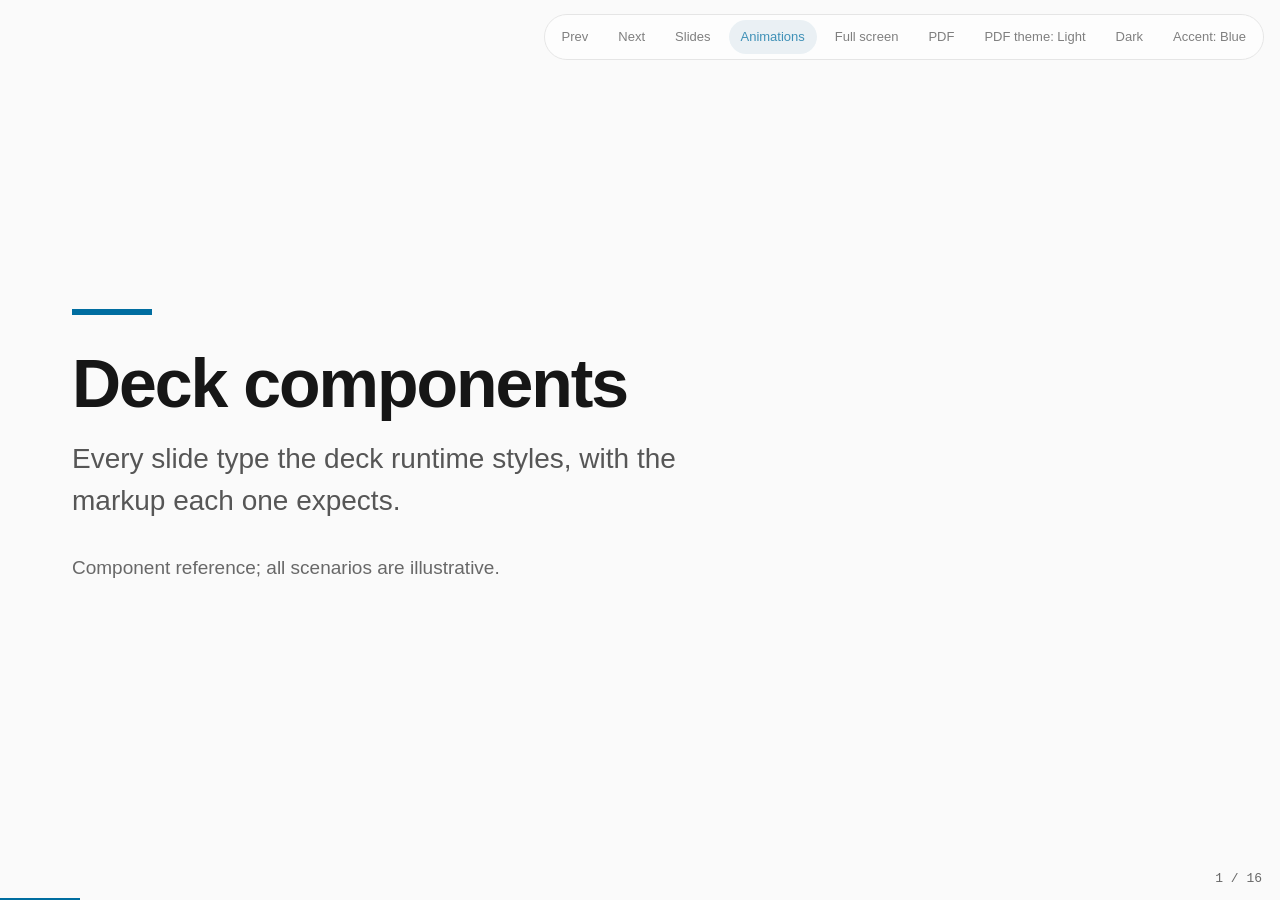
<file: skills/html-docs/deck.components.html>
<!doctype html>
<html lang="en" data-default-accent="blue">
<head>
<meta charset="utf-8">
<meta name="viewport" content="width=device-width, initial-scale=1">
<title>Deck components</title>
<meta name="description" content="Every slide type and component of the html-docs deck runtime.">
<meta name="doc-id" content="html-docs-deck-components">

<script data-doc-bootstrap>
/* Inline in the head before styles with sync-head.js. No deferred bootstrap. */
(() => {
  "use strict";
  const root = document.documentElement;
  const params = new URLSearchParams(location.search);
  const id = document.querySelector('meta[name="doc-id"]')?.content ||
    location.pathname.replace(/\.standalone(?=\.html$)/i, "");
  const prefix = "html-docs:" + id + ":";
  const choices = { theme: ["light", "dark"], accent: ["blue", "red", "green", "yellow"],
    "print-theme": ["light", "dark"] };
  const read = (name) => {
    try { return localStorage.getItem(prefix + name); }
    catch { return null; /* Storage may be unavailable for local files. */ }
  };
  const write = (name, value) => {
    try { localStorage.setItem(prefix + name, value); }
    catch { /* The current view still works without persistence. */ }
  };
  function refresh() {
    for (const name of Object.keys(choices)) {
      const current = root.getAttribute("data-" + name);
      const next = choices[name][(choices[name].indexOf(current) + 1) % choices[name].length];
      document.querySelectorAll('[data-action="toggle-' + name + '"]').forEach(button => {
        button.textContent = name === "print-theme" ? "PDF theme: " + (current === "dark" ? "Dark" : "Light") :
          name === "theme" ? (next === "dark" ? "Dark" : "Light") :
          "Accent: " + current[0].toUpperCase() + current.slice(1);
        button.setAttribute("aria-label", name === "print-theme" ? "PDF theme: " + current + ". Switch to " + next :
          name === "theme" ? "Switch to " + next + " theme" :
          "Accent: " + current + ". Switch to " + next);
      });
    }
  }
  for (const [name, values] of Object.entries(choices)) {
    const fallback = name === "theme" && matchMedia("(prefers-color-scheme: dark)").matches ? "dark" : values[0];
    const value = [params.get(name), read(name),
      root.getAttribute(name === "print-theme" ? "data-print-theme" : "data-default-" + name), fallback]
      .map(candidate => name === "accent" && candidate === "orange" ? "red" : candidate)
      .find(candidate => values.includes(candidate));
    root.setAttribute("data-" + name, value);
  }
  root.classList.add("js");
  if (["slides", "sheet"].includes(params.get("view"))) root.setAttribute("data-view", params.get("view"));

  // Print what is on screen. data-print selects the matching print stylesheet.
  const printTarget = () => {
    if (document.querySelector(".deck-stage")) return "slides";
    const view = root.getAttribute("data-view");
    if (view === "slides" || (view === "sheet" && document.querySelector(".sheet"))) return view;
    return document.querySelector(".doc") || !document.querySelector(".sheet") ? "read" : "sheet";
  };
  let printing = null;
  addEventListener("beforeprint", () => {
    if (root.hasAttribute("data-print")) return; // Set by an automated export.
    const target = printTarget();
    printing = document.title;
    root.setAttribute("data-print", target);
    // The browser proposes the title as the PDF file name.
    if (target !== "read" && document.querySelector(".doc")) {
      document.title += target === "slides" ? " - Slides" : " - Sheet";
    }
  });
  addEventListener("afterprint", () => {
    if (printing === null) return;
    root.removeAttribute("data-print");
    document.title = printing;
    printing = null;
  });

  // Keep the display awake while presenting, like presentation software does.
  let lock = null;
  let awake = false;
  async function holdScreen() {
    if (!awake || lock || document.visibilityState !== "visible" || !navigator.wakeLock) return;
    try {
      const sentinel = await navigator.wakeLock.request("screen");
      if (!awake || lock) { sentinel.release(); return; }
      lock = sentinel;
      root.setAttribute("data-awake", "");
      sentinel.addEventListener("release", () => {
        if (lock !== sentinel) return;
        lock = null;
        root.removeAttribute("data-awake");
      });
    } catch { /* Denied by battery saver or an embedding policy; retried on input. */ }
  }
  function keepAwake(on) {
    awake = !!on;
    if (awake) holdScreen();
    else if (lock) lock.release();
  }
  // The browser drops the lock when the tab is hidden; some require a gesture.
  document.addEventListener("visibilitychange", holdScreen);
  document.addEventListener("pointerdown", holdScreen);
  document.addEventListener("keydown", holdScreen);

  window.HtmlDocs = { read, write, refresh, keepAwake };
  document.addEventListener("DOMContentLoaded", refresh);
  document.addEventListener("click", event => {
    if (event.target.closest('[data-action="print"]')) window.print();
  });
  document.addEventListener("click", event => {
    const button = event.target.closest('[data-action="toggle-theme"], [data-action="toggle-accent"], [data-action="toggle-print-theme"]');
    if (!button) return;
    const name = button.getAttribute("data-action").slice(7);
    const values = choices[name];
    const next = values[(values.indexOf(root.getAttribute("data-" + name)) + 1) % values.length];
    root.setAttribute("data-" + name, next);
    write(name, next);
    // Replace a URL override too, so reloading preserves a deliberate change.
    const url = new URL(location.href);
    if (url.searchParams.has(name)) {
      url.searchParams.set(name, next);
      history.replaceState(null, "", url.href);
    }
    refresh();
  });
})();
</script>

<style data-doc-tokens>
/* Canonical tokens. Inline with sync-head.js; one accent family at a time. */
:root {
  color-scheme: light;
  --bg: #fafafa; --surface: #ffffff; --surface-2: #f2f2f2; --surface-3: #e8e8e8;
  --border: #dedede; --border-strong: #b8b8b8;
  --text: #161616; --text-muted: #565656; --text-faint: #686868;
  --accent-light: #006da0; --accent-dark: #00a4ef;
  --accent: var(--accent-light);
  --accent-strong: var(--accent);
  --accent-quiet: var(--accent);
  --accent-soft: color-mix(in srgb, var(--accent) 9%, var(--bg));
  --accent-border: color-mix(in srgb, var(--accent) 36%, var(--bg));
  --warn: var(--accent); --warn-soft: var(--accent-soft); --warn-border: var(--accent-border);
  --code-bg: var(--surface-2); --code-border: var(--border);
  --focus: var(--accent);
  --shadow-1: 0 1px 2px rgba(0,0,0,.04);
  --shadow-2: 0 2px 4px rgba(0,0,0,.04), 0 12px 28px rgba(0,0,0,.06);
  --radius: 10px; --radius-sm: 6px; --canvas: 1160px;
  --font-sans: -apple-system, BlinkMacSystemFont, "Segoe UI Variable Text", "Segoe UI", Roboto, "Helvetica Neue", Arial, sans-serif;
  --font-mono: "Cascadia Mono", "Cascadia Code", ui-monospace, Consolas, "SF Mono", "Liberation Mono", Menlo, monospace;
}
/* Screen theme and print theme are independent; print stays light by default. */
@media screen {
  [data-theme="dark"], :root:not([data-theme])[data-default-theme="dark"] {
    color-scheme: dark;
    --bg: #101010; --surface: #191919; --surface-2: #232323; --surface-3: #2c2c2c;
    --border: #363636; --border-strong: #595959;
    --text: #f2f2f2; --text-muted: #b5b5b5; --text-faint: #a0a0a0;
    --accent: var(--accent-dark);
    --shadow-1: 0 1px 2px rgba(0,0,0,.3);
    --shadow-2: 0 2px 4px rgba(0,0,0,.3), 0 12px 28px rgba(0,0,0,.4);
  }
}
@media print {
  :root[data-print-theme="dark"] {
    color-scheme: dark;
    --bg: #101010; --surface: #191919; --surface-2: #232323; --surface-3: #2c2c2c;
    --border: #363636; --border-strong: #595959;
    --text: #f2f2f2; --text-muted: #b5b5b5; --text-faint: #a0a0a0;
    --accent: var(--accent-dark);
    --shadow-1: 0 1px 2px rgba(0,0,0,.3);
    --shadow-2: 0 2px 4px rgba(0,0,0,.3), 0 12px 28px rgba(0,0,0,.4);
  }
}
[data-accent="red"], :root:not([data-accent])[data-default-accent="red"],
[data-accent="orange"], :root:not([data-accent])[data-default-accent="orange"] {
  --accent-light: #bc3a16; --accent-dark: #f25022;
}
[data-accent="green"], :root:not([data-accent])[data-default-accent="green"] {
  --accent-light: #4c7100; --accent-dark: #7fba00;
}
[data-accent="yellow"], :root:not([data-accent])[data-default-accent="yellow"] {
  --accent-light: #805b00; --accent-dark: #ffb900;
}
</style>

<link rel="stylesheet" href="assets/deck.css">
<script src="assets/deck.js" defer></script>
</head>

<body>

<main class="deck-stage">

  <!-- Optional image compositions are demonstrated in visual.deck.html.
       Load assets/compositions.css only when the deck uses those layouts. -->
  <section class="slide slide--title" id="s-title">
    <h1>Deck components</h1>
    <p class="slide-sub">Every slide type the deck runtime styles, with the markup each one expects.</p>
    <p class="slide-meta">Component reference; all scenarios are illustrative.</p>
  </section>

  <section class="slide slide--section" id="s-section">
    <h2>Slide types</h2>
    <p class="slide-lead">Title, section, content, and closing.</p>
  </section>

  <section class="slide" id="s-arrow">
    <div class="slide-head">
      <h2 class="slide-title">Arrow list with fragments</h2>
      <p class="slide-lead">Each item appears on its own advance.</p>
    </div>
    <div class="slide-body">
      <ul class="arrow-list">
        <li class="frag">Fragments keep the room with you instead of ahead of you.</li>
        <li class="frag">Advancing past the last fragment moves to the next slide.</li>
        <li class="frag">Going back re-hides them one at a time.</li>
      </ul>
    </div>
    <p class="slide-note">Fragments are dimmed rather than removed, so nothing shifts position.</p>
  </section>

  <section class="slide" id="s-two-col">
    <div class="slide-head">
      <h2 class="slide-title">Two columns</h2>
    </div>
    <div class="slide-body">
      <div class="two-col">
        <div>
          <span class="col-label">Before</span>
          <ul>
            <li>Manual deployment from a workstation.</li>
            <li>Configuration lives in a wiki page.</li>
            <li>Rollback is a phone call.</li>
          </ul>
        </div>
        <div>
          <span class="col-label">After</span>
          <ul>
            <li>Pipeline deployment from a signed artifact.</li>
            <li>Configuration lives in the repository.</li>
            <li>Rollback is a pipeline stage.</li>
          </ul>
        </div>
      </div>
    </div>
  </section>

  <section class="slide" id="s-summary">
    <div class="slide-head">
      <h2 class="slide-title">Summary grid</h2>
      <p class="slide-lead">Two to six labelled takeaways.</p>
    </div>
    <div class="slide-body">
      <div class="summary-grid">
        <div class="summary-item">
          <span class="summary-label">Latency</span>
          Median request time drops once the cold start is removed.
        </div>
        <div class="summary-item">
          <span class="summary-label">Cost</span>
          Steady state is cheaper; the migration window is not.
        </div>
        <div class="summary-item">
          <span class="summary-label">Risk</span>
          The rollback path must be rehearsed before the cutover.
        </div>
        <div class="summary-item">
          <span class="summary-label">Effort</span>
          Most of the work is in configuration, not in code.
        </div>
      </div>
    </div>
  </section>

  <section class="slide" id="s-sequence">
    <div class="slide-head">
      <h2 class="slide-title">Sequence: order is not a ranking</h2>
    </div>
    <div class="slide-body">
      <ol class="sequence">
        <li><span class="seq-title">Observe</span><span class="seq-note">Record the initial condition.</span></li>
        <li><span class="seq-title">Change</span><span class="seq-note">Apply one bounded intervention.</span></li>
        <li><span class="seq-title">Check</span><span class="seq-note">Compare with the initial condition.</span></li>
      </ol>
    </div>
  </section>

  <section class="slide" id="s-emphasis">
    <div class="slide-head">
      <h2 class="slide-title">Emphasize the subject of this review</h2>
    </div>
    <div class="slide-body">
      <ol class="sequence">
        <li><span class="seq-title">Observe</span><span class="seq-note">Record the initial condition.</span></li>
        <li class="sequence-item--emphasis"><span class="seq-title">Change</span><span class="seq-note">The intervention under review.</span></li>
        <li><span class="seq-title">Check</span><span class="seq-note">Compare with the initial condition.</span></li>
      </ol>
    </div>
    <p class="slide-note">An explicit modifier, not the final position, carries emphasis.</p>
  </section>

  <section class="slide" id="s-steps">
    <div class="slide-head">
      <h2 class="slide-title">Steps</h2>
    </div>
    <div class="slide-body">
      <ol class="steps">
        <li><h3>Provision</h3><p>Create the resource group and the workload identity.</p></li>
        <li><h3>Deploy</h3><p>Push the image and roll out the first revision.</p></li>
      </ol>
    </div>
  </section>

  <section class="slide" id="s-code">
    <div class="slide-head">
      <h2 class="slide-title">Code</h2>
      <p class="slide-lead">Short, projected, and readable from the back row.</p>
    </div>
    <div class="slide-body">
      <div class="code">
        <p class="code-label">bash</p>
        <pre><code>az containerapp up \
  --name demo \
  --resource-group rg-demo \
  --source .</code></pre>
      </div>
    </div>
  </section>

  <section class="slide" id="s-figure">
    <div class="slide-head">
      <h2 class="slide-title">Figure</h2>
    </div>
    <div class="slide-body">
      <figure class="figure">
        <img src="assets/sample-diagram.svg" alt="Source feeds a processing stage, which writes to a sink." width="960" height="240">
        <figcaption>Data path from source through processing to sink.</figcaption>
      </figure>
    </div>
  </section>

  <section class="slide" id="s-callouts">
    <div class="slide-head">
      <h2 class="slide-title">Callout: rule</h2>
    </div>
    <div class="slide-body">
      <aside class="callout callout--rule">
        <p class="callout-label">Rule</p>
        <p>A durable rule to remember.</p>
      </aside>
    </div>
  </section>

  <section class="slide" id="s-warning">
    <div class="slide-head">
      <h2 class="slide-title">Callout: warning</h2>
      <p class="slide-lead">The label conveys risk; the accent stays consistent.</p>
    </div>
    <div class="slide-body">
      <aside class="callout callout--warning">
        <p class="callout-label">Warning</p>
        <p>A practical risk, or a way to break something.</p>
      </aside>
    </div>
  </section>

  <section class="slide" id="s-source">
    <div class="slide-head">
      <h2 class="slide-title">Callout: source</h2>
    </div>
    <div class="slide-body">
      <aside class="callout callout--source">
        <p class="callout-label">Source</p>
        <p>Provenance of a claim, with a date or a version.</p>
      </aside>
    </div>
  </section>

  <section class="slide" id="s-quote">
    <div class="slide-body" style="display: flex; align-items: center">
      <blockquote class="quote">
        The constraint was never the platform. It was the deployment path.
        <span class="quote-attrib">Fictional quotation for this component example</span>
      </blockquote>
    </div>
  </section>

  <section class="slide" id="s-table">
    <div class="slide-head">
      <h2 class="slide-title">Table</h2>
    </div>
    <div class="slide-body">
      <table>
        <thead>
          <tr><th>Option</th><th>Control</th><th>Operational load</th></tr>
        </thead>
        <tbody>
          <tr><td>Virtual machines</td><td>Full</td><td>High</td></tr>
          <tr><td>Container apps</td><td>Application level</td><td>Low</td></tr>
          <tr><td>Functions</td><td>Function level</td><td>Lowest</td></tr>
        </tbody>
      </table>
    </div>
  </section>

  <section class="slide slide--end" id="s-end">
    <p>Make one point.<br><em>Leave room to think.</em></p>
  </section>

</main>

</body>
</html>
</file>
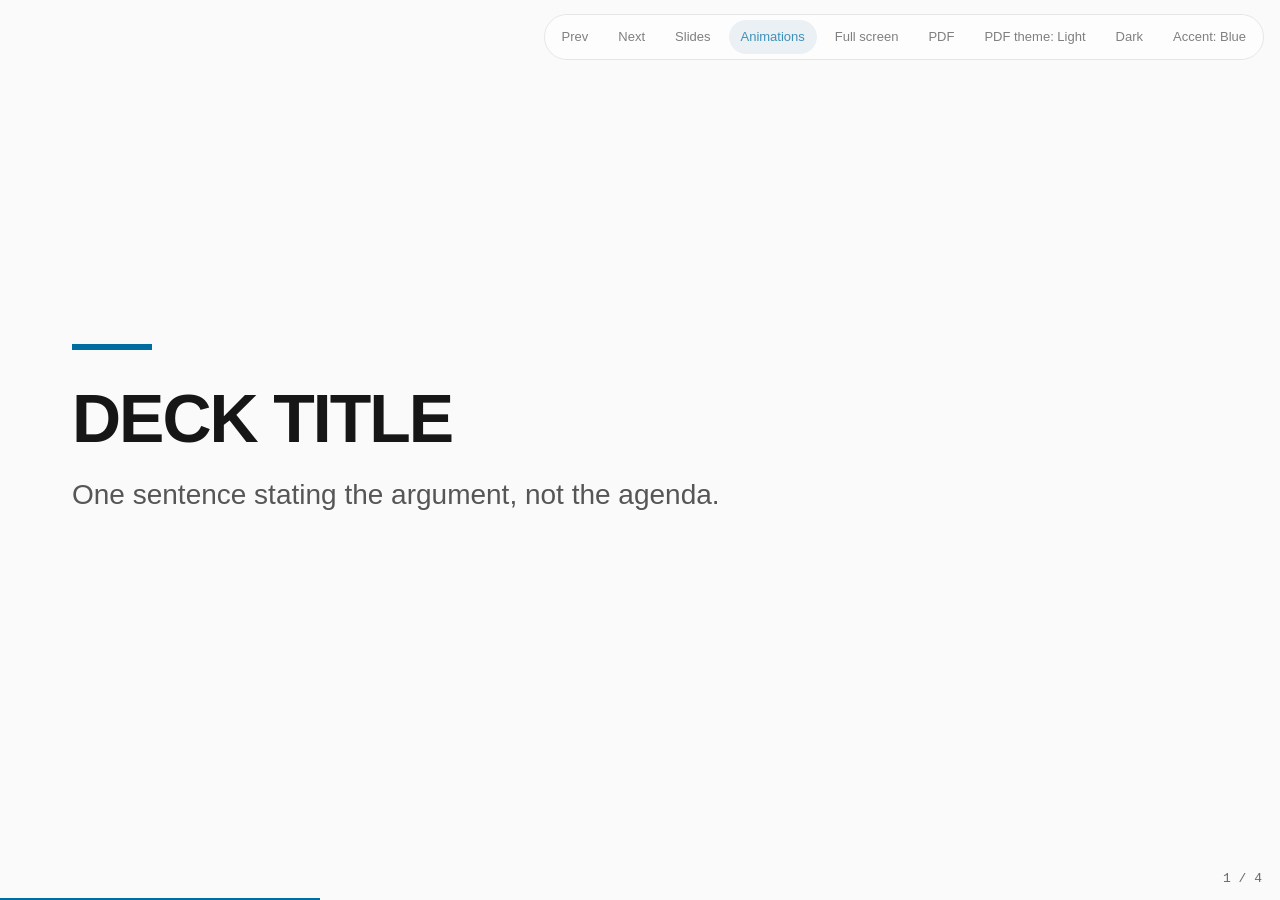
<file: skills/html-docs/deck.template.html>
<!doctype html>
<html lang="en" data-default-accent="blue">
<head>
<meta charset="utf-8">
<meta name="viewport" content="width=device-width, initial-scale=1">
<title>DECK TITLE</title>
<meta name="description" content="ONE SENTENCE SUMMARY">
<meta name="doc-id" content="DECK-SLUG">

<!-- 1. Theme bootstrap. Must be the first script in <head>. -->
<script data-doc-bootstrap>
/* Inline in the head before styles with sync-head.js. No deferred bootstrap. */
(() => {
  "use strict";
  const root = document.documentElement;
  const params = new URLSearchParams(location.search);
  const id = document.querySelector('meta[name="doc-id"]')?.content ||
    location.pathname.replace(/\.standalone(?=\.html$)/i, "");
  const prefix = "html-docs:" + id + ":";
  const choices = { theme: ["light", "dark"], accent: ["blue", "red", "green", "yellow"],
    "print-theme": ["light", "dark"] };
  const read = (name) => {
    try { return localStorage.getItem(prefix + name); }
    catch { return null; /* Storage may be unavailable for local files. */ }
  };
  const write = (name, value) => {
    try { localStorage.setItem(prefix + name, value); }
    catch { /* The current view still works without persistence. */ }
  };
  function refresh() {
    for (const name of Object.keys(choices)) {
      const current = root.getAttribute("data-" + name);
      const next = choices[name][(choices[name].indexOf(current) + 1) % choices[name].length];
      document.querySelectorAll('[data-action="toggle-' + name + '"]').forEach(button => {
        button.textContent = name === "print-theme" ? "PDF theme: " + (current === "dark" ? "Dark" : "Light") :
          name === "theme" ? (next === "dark" ? "Dark" : "Light") :
          "Accent: " + current[0].toUpperCase() + current.slice(1);
        button.setAttribute("aria-label", name === "print-theme" ? "PDF theme: " + current + ". Switch to " + next :
          name === "theme" ? "Switch to " + next + " theme" :
          "Accent: " + current + ". Switch to " + next);
      });
    }
  }
  for (const [name, values] of Object.entries(choices)) {
    const fallback = name === "theme" && matchMedia("(prefers-color-scheme: dark)").matches ? "dark" : values[0];
    const value = [params.get(name), read(name),
      root.getAttribute(name === "print-theme" ? "data-print-theme" : "data-default-" + name), fallback]
      .map(candidate => name === "accent" && candidate === "orange" ? "red" : candidate)
      .find(candidate => values.includes(candidate));
    root.setAttribute("data-" + name, value);
  }
  root.classList.add("js");
  if (["slides", "sheet"].includes(params.get("view"))) root.setAttribute("data-view", params.get("view"));

  // Print what is on screen. data-print selects the matching print stylesheet.
  const printTarget = () => {
    if (document.querySelector(".deck-stage")) return "slides";
    const view = root.getAttribute("data-view");
    if (view === "slides" || (view === "sheet" && document.querySelector(".sheet"))) return view;
    return document.querySelector(".doc") || !document.querySelector(".sheet") ? "read" : "sheet";
  };
  let printing = null;
  addEventListener("beforeprint", () => {
    if (root.hasAttribute("data-print")) return; // Set by an automated export.
    const target = printTarget();
    printing = document.title;
    root.setAttribute("data-print", target);
    // The browser proposes the title as the PDF file name.
    if (target !== "read" && document.querySelector(".doc")) {
      document.title += target === "slides" ? " - Slides" : " - Sheet";
    }
  });
  addEventListener("afterprint", () => {
    if (printing === null) return;
    root.removeAttribute("data-print");
    document.title = printing;
    printing = null;
  });

  // Keep the display awake while presenting, like presentation software does.
  let lock = null;
  let awake = false;
  async function holdScreen() {
    if (!awake || lock || document.visibilityState !== "visible" || !navigator.wakeLock) return;
    try {
      const sentinel = await navigator.wakeLock.request("screen");
      if (!awake || lock) { sentinel.release(); return; }
      lock = sentinel;
      root.setAttribute("data-awake", "");
      sentinel.addEventListener("release", () => {
        if (lock !== sentinel) return;
        lock = null;
        root.removeAttribute("data-awake");
      });
    } catch { /* Denied by battery saver or an embedding policy; retried on input. */ }
  }
  function keepAwake(on) {
    awake = !!on;
    if (awake) holdScreen();
    else if (lock) lock.release();
  }
  // The browser drops the lock when the tab is hidden; some require a gesture.
  document.addEventListener("visibilitychange", holdScreen);
  document.addEventListener("pointerdown", holdScreen);
  document.addEventListener("keydown", holdScreen);

  window.HtmlDocs = { read, write, refresh, keepAwake };
  document.addEventListener("DOMContentLoaded", refresh);
  document.addEventListener("click", event => {
    if (event.target.closest('[data-action="print"]')) window.print();
  });
  document.addEventListener("click", event => {
    const button = event.target.closest('[data-action="toggle-theme"], [data-action="toggle-accent"], [data-action="toggle-print-theme"]');
    if (!button) return;
    const name = button.getAttribute("data-action").slice(7);
    const values = choices[name];
    const next = values[(values.indexOf(root.getAttribute("data-" + name)) + 1) % values.length];
    root.setAttribute("data-" + name, next);
    write(name, next);
    // Replace a URL override too, so reloading preserves a deliberate change.
    const url = new URL(location.href);
    if (url.searchParams.has(name)) {
      url.searchParams.set(name, next);
      history.replaceState(null, "", url.href);
    }
    refresh();
  });
})();
</script>

<!-- 2. Canonical design tokens. Copied verbatim from assets/tokens.css.
     Never edit these values in a page. -->
<style data-doc-tokens>
/* Canonical tokens. Inline with sync-head.js; one accent family at a time. */
:root {
  color-scheme: light;
  --bg: #fafafa; --surface: #ffffff; --surface-2: #f2f2f2; --surface-3: #e8e8e8;
  --border: #dedede; --border-strong: #b8b8b8;
  --text: #161616; --text-muted: #565656; --text-faint: #686868;
  --accent-light: #006da0; --accent-dark: #00a4ef;
  --accent: var(--accent-light);
  --accent-strong: var(--accent);
  --accent-quiet: var(--accent);
  --accent-soft: color-mix(in srgb, var(--accent) 9%, var(--bg));
  --accent-border: color-mix(in srgb, var(--accent) 36%, var(--bg));
  --warn: var(--accent); --warn-soft: var(--accent-soft); --warn-border: var(--accent-border);
  --code-bg: var(--surface-2); --code-border: var(--border);
  --focus: var(--accent);
  --shadow-1: 0 1px 2px rgba(0,0,0,.04);
  --shadow-2: 0 2px 4px rgba(0,0,0,.04), 0 12px 28px rgba(0,0,0,.06);
  --radius: 10px; --radius-sm: 6px; --canvas: 1160px;
  --font-sans: -apple-system, BlinkMacSystemFont, "Segoe UI Variable Text", "Segoe UI", Roboto, "Helvetica Neue", Arial, sans-serif;
  --font-mono: "Cascadia Mono", "Cascadia Code", ui-monospace, Consolas, "SF Mono", "Liberation Mono", Menlo, monospace;
}
/* Screen theme and print theme are independent; print stays light by default. */
@media screen {
  [data-theme="dark"], :root:not([data-theme])[data-default-theme="dark"] {
    color-scheme: dark;
    --bg: #101010; --surface: #191919; --surface-2: #232323; --surface-3: #2c2c2c;
    --border: #363636; --border-strong: #595959;
    --text: #f2f2f2; --text-muted: #b5b5b5; --text-faint: #a0a0a0;
    --accent: var(--accent-dark);
    --shadow-1: 0 1px 2px rgba(0,0,0,.3);
    --shadow-2: 0 2px 4px rgba(0,0,0,.3), 0 12px 28px rgba(0,0,0,.4);
  }
}
@media print {
  :root[data-print-theme="dark"] {
    color-scheme: dark;
    --bg: #101010; --surface: #191919; --surface-2: #232323; --surface-3: #2c2c2c;
    --border: #363636; --border-strong: #595959;
    --text: #f2f2f2; --text-muted: #b5b5b5; --text-faint: #a0a0a0;
    --accent: var(--accent-dark);
    --shadow-1: 0 1px 2px rgba(0,0,0,.3);
    --shadow-2: 0 2px 4px rgba(0,0,0,.3), 0 12px 28px rgba(0,0,0,.4);
  }
}
[data-accent="red"], :root:not([data-accent])[data-default-accent="red"],
[data-accent="orange"], :root:not([data-accent])[data-default-accent="orange"] {
  --accent-light: #bc3a16; --accent-dark: #f25022;
}
[data-accent="green"], :root:not([data-accent])[data-default-accent="green"] {
  --accent-light: #4c7100; --accent-dark: #7fba00;
}
[data-accent="yellow"], :root:not([data-accent])[data-default-accent="yellow"] {
  --accent-light: #805b00; --accent-dark: #ffb900;
}
</style>

<!-- 3. Shared assets. Adjust the relative path to the assets folder. -->
<link rel="stylesheet" href="assets/deck.css">
<script src="assets/deck.js" defer></script>
</head>

<body>

<!-- Every slide is a section inside the fixed 1280 x 720 stage. Author inside
     that box: what fits here fits on any projector. -->
<main class="deck-stage">

  <section class="slide slide--title" id="s-title">
    <h1>DECK TITLE</h1>
    <p class="slide-sub">One sentence stating the argument, not the agenda.</p>
    <!-- Optional: add a supplied speaker name or relevant date as slide-meta. -->
  </section>

  <section class="slide slide--section" id="s-part-one">
    <h2>FIRST PART</h2>
    <p class="slide-lead">Optional single line framing this part.</p>
  </section>

  <section class="slide" id="s-first-point">
    <div class="slide-head">
      <h2 class="slide-title">The point of this slide</h2>
      <p class="slide-lead">Optional supporting line.</p>
    </div>
    <div class="slide-body">
      <ul class="arrow-list">
        <li class="frag">First idea, revealed on the first advance.</li>
        <li class="frag">Second idea.</li>
        <li class="frag">Third idea.</li>
      </ul>
    </div>
    <p class="slide-note">Optional footnote, source, or date.</p>
  </section>

  <section class="slide slide--end" id="s-end">
    <p>End on the one sentence the room should remember.</p>
  </section>

</main>

</body>
</html>
</file>
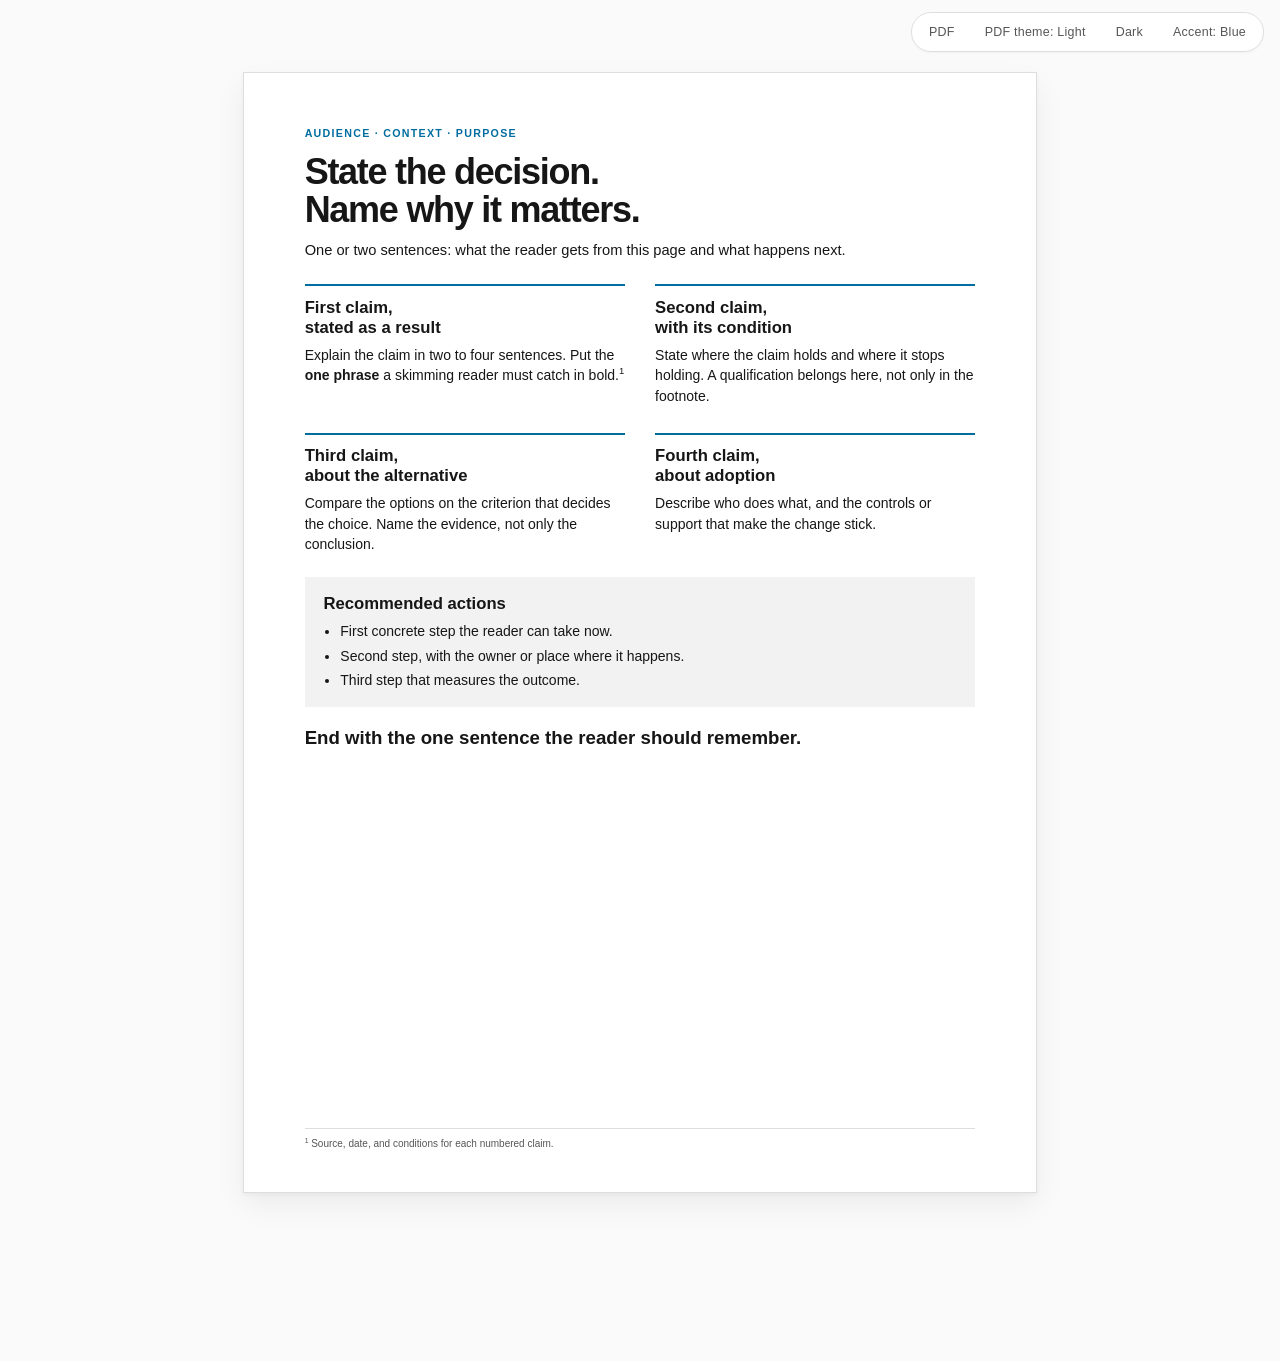
<file: skills/html-docs/sheet.template.html>
<!doctype html>
<html lang="en" data-default-accent="blue" data-default-theme="light" data-paper="a4">
<head>
<meta charset="utf-8">
<meta name="viewport" content="width=device-width, initial-scale=1">
<title>SHEET TITLE</title>
<meta name="description" content="ONE SENTENCE SUMMARY">
<meta name="doc-id" content="SLUG">

<!-- 1. Theme bootstrap. Must be the first script in <head>. -->
<script data-doc-bootstrap>
/* Inline in the head before styles with sync-head.js. No deferred bootstrap. */
(() => {
  "use strict";
  const root = document.documentElement;
  const params = new URLSearchParams(location.search);
  const id = document.querySelector('meta[name="doc-id"]')?.content ||
    location.pathname.replace(/\.standalone(?=\.html$)/i, "");
  const prefix = "html-docs:" + id + ":";
  const choices = { theme: ["light", "dark"], accent: ["blue", "red", "green", "yellow"],
    "print-theme": ["light", "dark"] };
  const read = (name) => {
    try { return localStorage.getItem(prefix + name); }
    catch { return null; /* Storage may be unavailable for local files. */ }
  };
  const write = (name, value) => {
    try { localStorage.setItem(prefix + name, value); }
    catch { /* The current view still works without persistence. */ }
  };
  function refresh() {
    for (const name of Object.keys(choices)) {
      const current = root.getAttribute("data-" + name);
      const next = choices[name][(choices[name].indexOf(current) + 1) % choices[name].length];
      document.querySelectorAll('[data-action="toggle-' + name + '"]').forEach(button => {
        button.textContent = name === "print-theme" ? "PDF theme: " + (current === "dark" ? "Dark" : "Light") :
          name === "theme" ? (next === "dark" ? "Dark" : "Light") :
          "Accent: " + current[0].toUpperCase() + current.slice(1);
        button.setAttribute("aria-label", name === "print-theme" ? "PDF theme: " + current + ". Switch to " + next :
          name === "theme" ? "Switch to " + next + " theme" :
          "Accent: " + current + ". Switch to " + next);
      });
    }
  }
  for (const [name, values] of Object.entries(choices)) {
    const fallback = name === "theme" && matchMedia("(prefers-color-scheme: dark)").matches ? "dark" : values[0];
    const value = [params.get(name), read(name),
      root.getAttribute(name === "print-theme" ? "data-print-theme" : "data-default-" + name), fallback]
      .map(candidate => name === "accent" && candidate === "orange" ? "red" : candidate)
      .find(candidate => values.includes(candidate));
    root.setAttribute("data-" + name, value);
  }
  root.classList.add("js");
  if (["slides", "sheet"].includes(params.get("view"))) root.setAttribute("data-view", params.get("view"));

  // Print what is on screen. data-print selects the matching print stylesheet.
  const printTarget = () => {
    if (document.querySelector(".deck-stage")) return "slides";
    const view = root.getAttribute("data-view");
    if (view === "slides" || (view === "sheet" && document.querySelector(".sheet"))) return view;
    return document.querySelector(".doc") || !document.querySelector(".sheet") ? "read" : "sheet";
  };
  let printing = null;
  addEventListener("beforeprint", () => {
    if (root.hasAttribute("data-print")) return; // Set by an automated export.
    const target = printTarget();
    printing = document.title;
    root.setAttribute("data-print", target);
    // The browser proposes the title as the PDF file name.
    if (target !== "read" && document.querySelector(".doc")) {
      document.title += target === "slides" ? " - Slides" : " - Sheet";
    }
  });
  addEventListener("afterprint", () => {
    if (printing === null) return;
    root.removeAttribute("data-print");
    document.title = printing;
    printing = null;
  });

  // Keep the display awake while presenting, like presentation software does.
  let lock = null;
  let awake = false;
  async function holdScreen() {
    if (!awake || lock || document.visibilityState !== "visible" || !navigator.wakeLock) return;
    try {
      const sentinel = await navigator.wakeLock.request("screen");
      if (!awake || lock) { sentinel.release(); return; }
      lock = sentinel;
      root.setAttribute("data-awake", "");
      sentinel.addEventListener("release", () => {
        if (lock !== sentinel) return;
        lock = null;
        root.removeAttribute("data-awake");
      });
    } catch { /* Denied by battery saver or an embedding policy; retried on input. */ }
  }
  function keepAwake(on) {
    awake = !!on;
    if (awake) holdScreen();
    else if (lock) lock.release();
  }
  // The browser drops the lock when the tab is hidden; some require a gesture.
  document.addEventListener("visibilitychange", holdScreen);
  document.addEventListener("pointerdown", holdScreen);
  document.addEventListener("keydown", holdScreen);

  window.HtmlDocs = { read, write, refresh, keepAwake };
  document.addEventListener("DOMContentLoaded", refresh);
  document.addEventListener("click", event => {
    if (event.target.closest('[data-action="print"]')) window.print();
  });
  document.addEventListener("click", event => {
    const button = event.target.closest('[data-action="toggle-theme"], [data-action="toggle-accent"], [data-action="toggle-print-theme"]');
    if (!button) return;
    const name = button.getAttribute("data-action").slice(7);
    const values = choices[name];
    const next = values[(values.indexOf(root.getAttribute("data-" + name)) + 1) % values.length];
    root.setAttribute("data-" + name, next);
    write(name, next);
    // Replace a URL override too, so reloading preserves a deliberate change.
    const url = new URL(location.href);
    if (url.searchParams.has(name)) {
      url.searchParams.set(name, next);
      history.replaceState(null, "", url.href);
    }
    refresh();
  });
})();
</script>

<!-- 2. Canonical design tokens. Copied verbatim from assets/tokens.css. -->
<style data-doc-tokens>
/* Canonical tokens. Inline with sync-head.js; one accent family at a time. */
:root {
  color-scheme: light;
  --bg: #fafafa; --surface: #ffffff; --surface-2: #f2f2f2; --surface-3: #e8e8e8;
  --border: #dedede; --border-strong: #b8b8b8;
  --text: #161616; --text-muted: #565656; --text-faint: #686868;
  --accent-light: #006da0; --accent-dark: #00a4ef;
  --accent: var(--accent-light);
  --accent-strong: var(--accent);
  --accent-quiet: var(--accent);
  --accent-soft: color-mix(in srgb, var(--accent) 9%, var(--bg));
  --accent-border: color-mix(in srgb, var(--accent) 36%, var(--bg));
  --warn: var(--accent); --warn-soft: var(--accent-soft); --warn-border: var(--accent-border);
  --code-bg: var(--surface-2); --code-border: var(--border);
  --focus: var(--accent);
  --shadow-1: 0 1px 2px rgba(0,0,0,.04);
  --shadow-2: 0 2px 4px rgba(0,0,0,.04), 0 12px 28px rgba(0,0,0,.06);
  --radius: 10px; --radius-sm: 6px; --canvas: 1160px;
  --font-sans: -apple-system, BlinkMacSystemFont, "Segoe UI Variable Text", "Segoe UI", Roboto, "Helvetica Neue", Arial, sans-serif;
  --font-mono: "Cascadia Mono", "Cascadia Code", ui-monospace, Consolas, "SF Mono", "Liberation Mono", Menlo, monospace;
}
/* Screen theme and print theme are independent; print stays light by default. */
@media screen {
  [data-theme="dark"], :root:not([data-theme])[data-default-theme="dark"] {
    color-scheme: dark;
    --bg: #101010; --surface: #191919; --surface-2: #232323; --surface-3: #2c2c2c;
    --border: #363636; --border-strong: #595959;
    --text: #f2f2f2; --text-muted: #b5b5b5; --text-faint: #a0a0a0;
    --accent: var(--accent-dark);
    --shadow-1: 0 1px 2px rgba(0,0,0,.3);
    --shadow-2: 0 2px 4px rgba(0,0,0,.3), 0 12px 28px rgba(0,0,0,.4);
  }
}
@media print {
  :root[data-print-theme="dark"] {
    color-scheme: dark;
    --bg: #101010; --surface: #191919; --surface-2: #232323; --surface-3: #2c2c2c;
    --border: #363636; --border-strong: #595959;
    --text: #f2f2f2; --text-muted: #b5b5b5; --text-faint: #a0a0a0;
    --accent: var(--accent-dark);
    --shadow-1: 0 1px 2px rgba(0,0,0,.3);
    --shadow-2: 0 2px 4px rgba(0,0,0,.3), 0 12px 28px rgba(0,0,0,.4);
  }
}
[data-accent="red"], :root:not([data-accent])[data-default-accent="red"],
[data-accent="orange"], :root:not([data-accent])[data-default-accent="orange"] {
  --accent-light: #bc3a16; --accent-dark: #f25022;
}
[data-accent="green"], :root:not([data-accent])[data-default-accent="green"] {
  --accent-light: #4c7100; --accent-dark: #7fba00;
}
[data-accent="yellow"], :root:not([data-accent])[data-default-accent="yellow"] {
  --accent-light: #805b00; --accent-dark: #ffb900;
}
</style>

<!-- 3. Shared assets. article.css supplies the base type and controls.
     data-paper on <html> is "a4" (default) or "letter". -->
<link rel="stylesheet" href="assets/article.css">
<link rel="stylesheet" href="assets/sheet.css">
<script src="assets/sheet.js" defer></script>
</head>

<body>

<div class="controls" role="group" aria-label="Sheet controls">
  <button type="button" class="ctrl" data-action="print" aria-label="Save as PDF or print">PDF</button>
  <button type="button" class="ctrl" data-action="toggle-print-theme">PDF theme: Light</button>
  <button type="button" class="ctrl" data-action="toggle-theme">Dark</button>
  <button type="button" class="ctrl" data-action="toggle-accent">Accent: Blue</button>
</div>

<!-- Each .sheet-page is exactly one printed page. Content that does not fit
     is shortened or moved to another page, never shrunk. -->
<section class="sheet" aria-label="SHEET TITLE">

  <article class="sheet-page" id="page-summary">
    <header class="sheet-head">
      <p class="sheet-kicker">AUDIENCE · CONTEXT · PURPOSE</p>
      <h1 class="sheet-title">State the decision.<br>Name why it matters.</h1>
      <p class="sheet-lead">One or two sentences: what the reader gets from this page and what happens next.</p>
    </header>

    <div class="sheet-grid">
      <section class="sheet-block">
        <h3>First claim,<br>stated as a result</h3>
        <p>Explain the claim in two to four sentences. Put the <strong>one phrase</strong> a skimming reader must catch in bold.<sup>1</sup></p>
      </section>
      <section class="sheet-block">
        <h3>Second claim,<br>with its condition</h3>
        <p>State where the claim holds and where it stops holding. A qualification belongs here, not only in the footnote.</p>
      </section>
      <section class="sheet-block">
        <h3>Third claim,<br>about the alternative</h3>
        <p>Compare the options on the criterion that decides the choice. Name the evidence, not only the conclusion.</p>
      </section>
      <section class="sheet-block">
        <h3>Fourth claim,<br>about adoption</h3>
        <p>Describe who does what, and the controls or support that make the change stick.</p>
      </section>
    </div>

    <aside class="sheet-actions" aria-label="Recommended actions">
      <h3>Recommended actions</h3>
      <ul>
        <li>First concrete step the reader can take now.</li>
        <li>Second step, with the owner or place where it happens.</li>
        <li>Third step that measures the outcome.</li>
      </ul>
    </aside>

    <p class="sheet-close">End with the one sentence the reader should remember.</p>

    <footer class="sheet-notes">
      <p><sup>1</sup> Source, date, and conditions for each numbered claim.</p>
    </footer>
  </article>

</section>

</body>
</html>
</file>
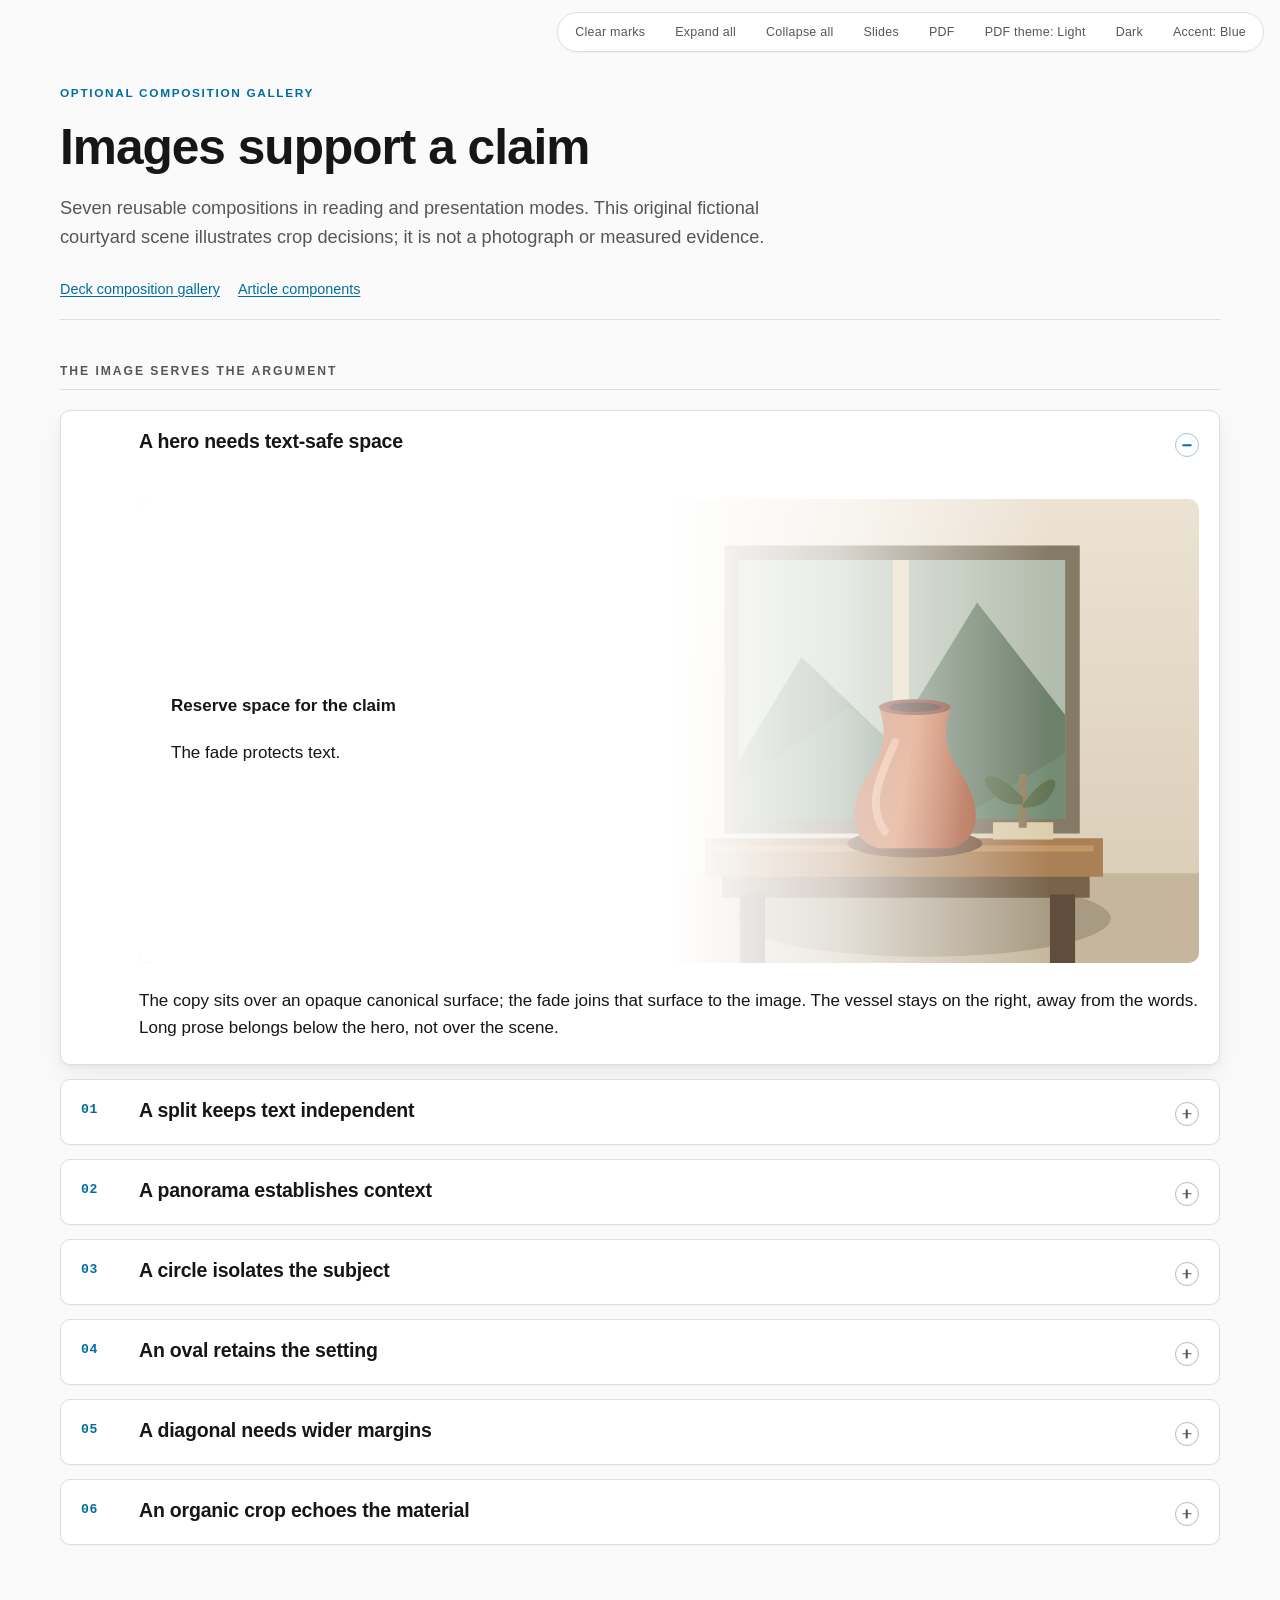
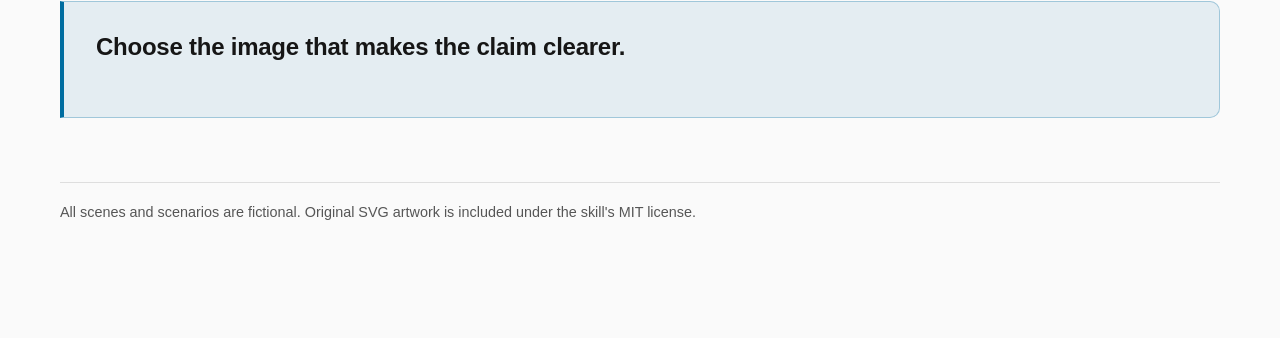
<file: skills/html-docs/visual.article.html>
<!doctype html>
<!--
MIT License
Copyright (c) 2026 Tomáš Kubica

Permission is hereby granted, free of charge, to any person obtaining a copy
of this software and associated documentation files (the "Software"), to deal
in the Software without restriction, including without limitation the rights
to use, copy, modify, merge, publish, distribute, sublicense, and/or sell
copies of the Software, and to permit persons to whom the Software is
furnished to do so, subject to the following conditions:

The above copyright notice and this permission notice shall be included in all
copies or substantial portions of the Software.

THE SOFTWARE IS PROVIDED "AS IS", WITHOUT WARRANTY OF ANY KIND, EXPRESS OR
IMPLIED, INCLUDING BUT NOT LIMITED TO THE WARRANTIES OF MERCHANTABILITY,
FITNESS FOR A PARTICULAR PURPOSE AND NONINFRINGEMENT. IN NO EVENT SHALL THE
AUTHORS OR COPYRIGHT HOLDERS BE LIABLE FOR ANY CLAIM, DAMAGES OR OTHER
LIABILITY, WHETHER IN AN ACTION OF CONTRACT, TORT OR OTHERWISE, ARISING FROM,
OUT OF OR IN CONNECTION WITH THE SOFTWARE OR THE USE OR OTHER DEALINGS IN THE
SOFTWARE.
-->
<html lang="en" data-default-accent="blue" data-default-theme="light">
<head>
<meta charset="utf-8">
<meta name="viewport" content="width=device-width, initial-scale=1">
<meta name="doc-id" content="html-docs-visual-article">
<meta name="description" content="Seven optional image compositions in article reading and presentation modes, using original fictional SVG artwork.">
<title>Images support a claim — article composition gallery</title>
<script data-doc-bootstrap>
/* Inline in the head before styles with sync-head.js. No deferred bootstrap. */
(() => {
  "use strict";
  const root = document.documentElement;
  const params = new URLSearchParams(location.search);
  const id = document.querySelector('meta[name="doc-id"]')?.content ||
    location.pathname.replace(/\.standalone(?=\.html$)/i, "");
  const prefix = "html-docs:" + id + ":";
  const choices = { theme: ["light", "dark"], accent: ["blue", "red", "green", "yellow"],
    "print-theme": ["light", "dark"] };
  const read = (name) => {
    try { return localStorage.getItem(prefix + name); }
    catch { return null; /* Storage may be unavailable for local files. */ }
  };
  const write = (name, value) => {
    try { localStorage.setItem(prefix + name, value); }
    catch { /* The current view still works without persistence. */ }
  };
  function refresh() {
    for (const name of Object.keys(choices)) {
      const current = root.getAttribute("data-" + name);
      const next = choices[name][(choices[name].indexOf(current) + 1) % choices[name].length];
      document.querySelectorAll('[data-action="toggle-' + name + '"]').forEach(button => {
        button.textContent = name === "print-theme" ? "PDF theme: " + (current === "dark" ? "Dark" : "Light") :
          name === "theme" ? (next === "dark" ? "Dark" : "Light") :
          "Accent: " + current[0].toUpperCase() + current.slice(1);
        button.setAttribute("aria-label", name === "print-theme" ? "PDF theme: " + current + ". Switch to " + next :
          name === "theme" ? "Switch to " + next + " theme" :
          "Accent: " + current + ". Switch to " + next);
      });
    }
  }
  for (const [name, values] of Object.entries(choices)) {
    const fallback = name === "theme" && matchMedia("(prefers-color-scheme: dark)").matches ? "dark" : values[0];
    const value = [params.get(name), read(name),
      root.getAttribute(name === "print-theme" ? "data-print-theme" : "data-default-" + name), fallback]
      .map(candidate => name === "accent" && candidate === "orange" ? "red" : candidate)
      .find(candidate => values.includes(candidate));
    root.setAttribute("data-" + name, value);
  }
  root.classList.add("js");
  if (["slides", "sheet"].includes(params.get("view"))) root.setAttribute("data-view", params.get("view"));

  // Print what is on screen. data-print selects the matching print stylesheet.
  const printTarget = () => {
    if (document.querySelector(".deck-stage")) return "slides";
    const view = root.getAttribute("data-view");
    if (view === "slides" || (view === "sheet" && document.querySelector(".sheet"))) return view;
    return document.querySelector(".doc") || !document.querySelector(".sheet") ? "read" : "sheet";
  };
  let printing = null;
  addEventListener("beforeprint", () => {
    if (root.hasAttribute("data-print")) return; // Set by an automated export.
    const target = printTarget();
    printing = document.title;
    root.setAttribute("data-print", target);
    // The browser proposes the title as the PDF file name.
    if (target !== "read" && document.querySelector(".doc")) {
      document.title += target === "slides" ? " - Slides" : " - Sheet";
    }
  });
  addEventListener("afterprint", () => {
    if (printing === null) return;
    root.removeAttribute("data-print");
    document.title = printing;
    printing = null;
  });

  // Keep the display awake while presenting, like presentation software does.
  let lock = null;
  let awake = false;
  async function holdScreen() {
    if (!awake || lock || document.visibilityState !== "visible" || !navigator.wakeLock) return;
    try {
      const sentinel = await navigator.wakeLock.request("screen");
      if (!awake || lock) { sentinel.release(); return; }
      lock = sentinel;
      root.setAttribute("data-awake", "");
      sentinel.addEventListener("release", () => {
        if (lock !== sentinel) return;
        lock = null;
        root.removeAttribute("data-awake");
      });
    } catch { /* Denied by battery saver or an embedding policy; retried on input. */ }
  }
  function keepAwake(on) {
    awake = !!on;
    if (awake) holdScreen();
    else if (lock) lock.release();
  }
  // The browser drops the lock when the tab is hidden; some require a gesture.
  document.addEventListener("visibilitychange", holdScreen);
  document.addEventListener("pointerdown", holdScreen);
  document.addEventListener("keydown", holdScreen);

  window.HtmlDocs = { read, write, refresh, keepAwake };
  document.addEventListener("DOMContentLoaded", refresh);
  document.addEventListener("click", event => {
    if (event.target.closest('[data-action="print"]')) window.print();
  });
  document.addEventListener("click", event => {
    const button = event.target.closest('[data-action="toggle-theme"], [data-action="toggle-accent"], [data-action="toggle-print-theme"]');
    if (!button) return;
    const name = button.getAttribute("data-action").slice(7);
    const values = choices[name];
    const next = values[(values.indexOf(root.getAttribute("data-" + name)) + 1) % values.length];
    root.setAttribute("data-" + name, next);
    write(name, next);
    // Replace a URL override too, so reloading preserves a deliberate change.
    const url = new URL(location.href);
    if (url.searchParams.has(name)) {
      url.searchParams.set(name, next);
      history.replaceState(null, "", url.href);
    }
    refresh();
  });
})();
</script>
<style data-doc-tokens>
/* Canonical tokens. Inline with sync-head.js; one accent family at a time. */
:root {
  color-scheme: light;
  --bg: #fafafa; --surface: #ffffff; --surface-2: #f2f2f2; --surface-3: #e8e8e8;
  --border: #dedede; --border-strong: #b8b8b8;
  --text: #161616; --text-muted: #565656; --text-faint: #686868;
  --accent-light: #006da0; --accent-dark: #00a4ef;
  --accent: var(--accent-light);
  --accent-strong: var(--accent);
  --accent-quiet: var(--accent);
  --accent-soft: color-mix(in srgb, var(--accent) 9%, var(--bg));
  --accent-border: color-mix(in srgb, var(--accent) 36%, var(--bg));
  --warn: var(--accent); --warn-soft: var(--accent-soft); --warn-border: var(--accent-border);
  --code-bg: var(--surface-2); --code-border: var(--border);
  --focus: var(--accent);
  --shadow-1: 0 1px 2px rgba(0,0,0,.04);
  --shadow-2: 0 2px 4px rgba(0,0,0,.04), 0 12px 28px rgba(0,0,0,.06);
  --radius: 10px; --radius-sm: 6px; --canvas: 1160px;
  --font-sans: -apple-system, BlinkMacSystemFont, "Segoe UI Variable Text", "Segoe UI", Roboto, "Helvetica Neue", Arial, sans-serif;
  --font-mono: "Cascadia Mono", "Cascadia Code", ui-monospace, Consolas, "SF Mono", "Liberation Mono", Menlo, monospace;
}
/* Screen theme and print theme are independent; print stays light by default. */
@media screen {
  [data-theme="dark"], :root:not([data-theme])[data-default-theme="dark"] {
    color-scheme: dark;
    --bg: #101010; --surface: #191919; --surface-2: #232323; --surface-3: #2c2c2c;
    --border: #363636; --border-strong: #595959;
    --text: #f2f2f2; --text-muted: #b5b5b5; --text-faint: #a0a0a0;
    --accent: var(--accent-dark);
    --shadow-1: 0 1px 2px rgba(0,0,0,.3);
    --shadow-2: 0 2px 4px rgba(0,0,0,.3), 0 12px 28px rgba(0,0,0,.4);
  }
}
@media print {
  :root[data-print-theme="dark"] {
    color-scheme: dark;
    --bg: #101010; --surface: #191919; --surface-2: #232323; --surface-3: #2c2c2c;
    --border: #363636; --border-strong: #595959;
    --text: #f2f2f2; --text-muted: #b5b5b5; --text-faint: #a0a0a0;
    --accent: var(--accent-dark);
    --shadow-1: 0 1px 2px rgba(0,0,0,.3);
    --shadow-2: 0 2px 4px rgba(0,0,0,.3), 0 12px 28px rgba(0,0,0,.4);
  }
}
[data-accent="red"], :root:not([data-accent])[data-default-accent="red"],
[data-accent="orange"], :root:not([data-accent])[data-default-accent="orange"] {
  --accent-light: #bc3a16; --accent-dark: #f25022;
}
[data-accent="green"], :root:not([data-accent])[data-default-accent="green"] {
  --accent-light: #4c7100; --accent-dark: #7fba00;
}
[data-accent="yellow"], :root:not([data-accent])[data-default-accent="yellow"] {
  --accent-light: #805b00; --accent-dark: #ffb900;
}
</style>
<link rel="stylesheet" href="assets/article.css">
<link rel="stylesheet" href="assets/slides.css">
<link rel="stylesheet" href="assets/compositions.css">
<script src="assets/article.js" defer></script>
<script src="assets/slides.js" defer></script>
</head>
<body>
<div class="controls" role="group" aria-label="Article controls">
  <button type="button" class="ctrl" data-action="expand-all">Expand all</button>
  <button type="button" class="ctrl" data-action="collapse-all">Collapse all</button>
  <button type="button" class="ctrl" data-action="toggle-slides" aria-pressed="false">Slides</button>
  <button type="button" class="ctrl" data-action="print" aria-label="Save the current view as PDF or print it">PDF</button>
  <button type="button" class="ctrl" data-action="toggle-print-theme">PDF theme: Light</button>
  <button type="button" class="ctrl" data-action="toggle-theme">Dark</button>
  <button type="button" class="ctrl" data-action="toggle-accent">Accent: Blue</button>
</div>
<div class="doc">
  <header class="doc-header" id="opening">
    <div class="slide-content slide-content--title">
      <h2 class="slide-title">Images support<br><em>a claim.</em></h2>
      <p class="slide-lead">Use a scene only when it makes the idea clearer.</p>
    </div>
    <p class="eyebrow">Optional composition gallery</p>
    <h1>Images support a claim</h1>
    <p class="subtitle">Seven reusable compositions in reading and presentation modes. This original fictional courtyard scene illustrates crop decisions; it is not a photograph or measured evidence.</p>
  </header>
  <nav class="doc-nav" aria-label="Related material">
    <a href="visual.deck.html">Deck composition gallery</a>
    <a href="article.components.html">Article components</a>
  </nav>
  <main>
    <section class="chapter" id="ch-compositions">
      <h2 class="chapter-label">The image serves the argument</h2>
      <article class="card card--lead" id="card-hero" data-open>
        <div class="slide-content">
          <div class="composition composition--hero">
            <div class="composition-media">
              <img src="assets/sample-scene.svg" alt="A terracotta vessel sits on the right of a clear courtyard wall." width="1600" height="900">
            </div>
            <div class="composition-copy">
              <h2 class="slide-title">Reserve space<br>for the claim</h2>
              <p>The fade protects text.</p>
            </div>
          </div>
        </div>
        <h3 class="card-head">
          <button type="button" class="card-toggle" aria-expanded="true">
            <span class="card-num" aria-hidden="true"></span>
            <span class="card-titles"><span class="card-title">A hero needs text-safe space</span></span>
            <span class="card-mark" aria-hidden="true"></span>
          </button>
        </h3>
        <div class="card-body">
          <div class="composition composition--hero">
            <div class="composition-media">
              <img src="assets/sample-scene.svg" alt="The workshop's left wall is empty while the vessel rests on the right." width="1600" height="900">
            </div>
            <div class="composition-copy"><h4>Reserve space for the claim</h4><p>The fade protects text.</p></div>
          </div>
          <p>The copy sits over an opaque canonical surface; the fade joins that surface to the image. The vessel stays on the right, away from the words. Long prose belongs below the hero, not over the scene.</p>
        </div>
      </article>
      <article class="card" id="card-split">
        <div class="slide-content">
          <h2 class="slide-title">Separate the claim<br><em>from the scene.</em></h2>
          <div class="composition composition--split">
            <div class="composition-media" style="--image-position: 74% 50%">
              <img src="assets/sample-scene.svg" alt="A clay vessel stands on a timber bench in a stone courtyard." width="1600" height="900">
            </div>
            <div class="composition-copy"><p>Timber, clay, and stone establish a coherent setting.</p></div>
          </div>
        </div>
        <h3 class="card-head">
          <button type="button" class="card-toggle" aria-expanded="false">
            <span class="card-num" aria-hidden="true"></span>
            <span class="card-titles"><span class="card-title">A split keeps text independent</span></span>
            <span class="card-mark" aria-hidden="true"></span>
          </button>
        </h3>
        <div class="card-body">
          <div class="composition composition--split">
            <div class="composition-media" style="--image-position: 74% 50%">
              <img src="assets/sample-scene.svg" alt="The terracotta vessel, timber bench, and stone wall retain their natural material colors." width="1600" height="900">
            </div>
            <div class="composition-copy"><h4>Keep the material story coherent</h4><p>Clay, timber, and stone explain the setting without becoming a second UI palette. The text stays on its own surface.</p></div>
          </div>
          <p>On narrow reading screens the image precedes the text. In presentation mode they remain side by side. The document's accent changes the interface, not the clay.</p>
        </div>
      </article>
      <article class="card" id="card-panorama">
        <div class="slide-content">
          <h2 class="slide-title">Share the outer edges</h2>
          <div class="summary-grid">
            <div class="summary-item">Clay holds the form.</div>
            <div class="summary-item">Timber supports the work.</div>
          </div>
          <figure class="composition composition--panorama">
            <div class="composition-media" style="--image-position: 50% 65%">
              <img src="assets/sample-scene.svg" alt="A wide courtyard crop retains the vessel and its work surface." width="1600" height="900">
            </div>
            <figcaption class="composition-caption">Peer cards, scene, and caption share the content width.</figcaption>
          </figure>
        </div>
        <h3 class="card-head">
          <button type="button" class="card-toggle" aria-expanded="false">
            <span class="card-num" aria-hidden="true"></span>
            <span class="card-titles"><span class="card-title">A panorama establishes context</span></span>
            <span class="card-mark" aria-hidden="true"></span>
          </button>
        </h3>
        <div class="card-body">
          <div class="summary-grid">
            <div class="summary-item"><span class="summary-label">Clay</span>Clay holds the form.</div>
            <div class="summary-item"><span class="summary-label">Timber</span>Timber supports the work.</div>
          </div>
          <figure class="composition composition--panorama">
            <div class="composition-media" style="--image-position: 50% 65%">
              <img src="assets/sample-scene.svg" alt="The panorama includes a vessel, bench, window, and open courtyard wall." width="1600" height="900">
            </div>
            <figcaption class="composition-caption">Original fictional artwork. The crop favors the vessel and bench rather than the upper wall.</figcaption>
          </figure>
          <p>The peer cards, panorama, caption, and this explanation share the same outer edges. This is the content width, not a slide-edge bleed. Check the crop: keep the vessel's rim and work surface inside the strip.</p>
        </div>
      </article>
      <article class="card" id="card-circle">
        <div class="slide-content">
          <h2 class="slide-title">Focus on<br><em>one subject.</em></h2>
          <div class="composition composition--split">
            <div class="composition-media composition-media--circle" style="--image-position: 100% 50%">
              <img src="assets/sample-scene.svg" alt="A circular crop centers the vessel on its workbench." width="1600" height="900">
            </div>
            <div class="composition-copy"><p>Preserve the rim and base.</p></div>
          </div>
        </div>
        <h3 class="card-head">
          <button type="button" class="card-toggle" aria-expanded="false">
            <span class="card-num" aria-hidden="true"></span>
            <span class="card-titles"><span class="card-title">A circle isolates the subject</span></span>
            <span class="card-mark" aria-hidden="true"></span>
          </button>
        </h3>
        <div class="card-body">
          <div class="composition composition--split">
            <div class="composition-media composition-media--circle" style="--image-position: 100% 50%">
              <img src="assets/sample-scene.svg" alt="The circular image preserves the vessel's complete silhouette." width="1600" height="900">
            </div>
            <div class="composition-copy"><h4>Protect identifying details</h4><p>The vessel's rim and base remain inside the circle. Faces, hands, tools, and logos need the same protection when relevant.</p></div>
          </div>
          <p>Use a circle to isolate a subject, not to turn an evidence diagram into a decorative badge.</p>
        </div>
      </article>
      <article class="card" id="card-oval">
        <div class="slide-content">
          <h2 class="slide-title">Keep a little<br><em>more context.</em></h2>
          <div class="composition composition--split">
            <div class="composition-media composition-media--oval" style="--image-position: 80% 50%">
              <img src="assets/sample-scene.svg" alt="An oval crop retains the vessel, workbench, and neighboring plant." width="1600" height="900">
            </div>
            <div class="composition-copy"><p>Widen the setting, not the message.</p></div>
          </div>
        </div>
        <h3 class="card-head">
          <button type="button" class="card-toggle" aria-expanded="false">
            <span class="card-num" aria-hidden="true"></span>
            <span class="card-titles"><span class="card-title">An oval retains the setting</span></span>
            <span class="card-mark" aria-hidden="true"></span>
          </button>
        </h3>
        <div class="card-body">
          <div class="composition composition--split">
            <div class="composition-media composition-media--oval" style="--image-position: 80% 50%">
              <img src="assets/sample-scene.svg" alt="An oval frame leaves space around the vessel and bench." width="1600" height="900">
            </div>
            <div class="composition-copy"><h4>Let context explain the subject</h4><p>An oval keeps more of the workshop visible. Its corners still crop the source, so inspect the full subject rather than only its center.</p></div>
          </div>
        </div>
      </article>
      <article class="card" id="card-diagonal">
        <div class="slide-content">
          <h2 class="slide-title">Direction needs<br><em>crop-safe space.</em></h2>
          <div class="composition composition--split">
            <div class="composition-media composition-media--diagonal" style="--image-position: 80% 50%">
              <img src="assets/sample-scene.svg" alt="Angled edges frame the vessel without cutting into it." width="1600" height="900">
            </div>
            <div class="composition-copy"><p>Keep the subject away from angled edges.</p></div>
          </div>
        </div>
        <h3 class="card-head">
          <button type="button" class="card-toggle" aria-expanded="false">
            <span class="card-num" aria-hidden="true"></span>
            <span class="card-titles"><span class="card-title">A diagonal needs wider margins</span></span>
            <span class="card-mark" aria-hidden="true"></span>
          </button>
        </h3>
        <div class="card-body">
          <div class="composition composition--split">
            <div class="composition-media composition-media--diagonal" style="--image-position: 80% 50%">
              <img src="assets/sample-scene.svg" alt="The diagonal frame leaves generous space around the vessel." width="1600" height="900">
            </div>
            <div class="composition-copy"><h4>Budget for the shape's cut</h4><p>A diagonal suggests direction while removing image area. Leave extra crop-safe room before placing subjects near the edge.</p></div>
          </div>
        </div>
      </article>
      <article class="card" id="card-organic">
        <div class="slide-content">
          <h2 class="slide-title">Let the material<br><em>shape the frame.</em></h2>
          <div class="composition composition--split">
            <div class="composition-media composition-media--organic" style="--image-position: 80% 50%">
              <img src="assets/sample-scene.svg" alt="An asymmetric rounded crop echoes the handmade clay vessel." width="1600" height="900">
            </div>
            <div class="composition-copy"><p>Use a restrained contour, not arbitrary decoration.</p></div>
          </div>
        </div>
        <h3 class="card-head">
          <button type="button" class="card-toggle" aria-expanded="false">
            <span class="card-num" aria-hidden="true"></span>
            <span class="card-titles"><span class="card-title">An organic crop echoes the material</span></span>
            <span class="card-mark" aria-hidden="true"></span>
          </button>
        </h3>
        <div class="card-body">
          <div class="composition composition--split">
            <div class="composition-media composition-media--organic" style="--image-position: 80% 50%">
              <img src="assets/sample-scene.svg" alt="Rounded asymmetric corners preserve the clay vessel's silhouette." width="1600" height="900">
            </div>
            <div class="composition-copy"><h4>Choose a contour with a reason</h4><p>The rounded frame echoes handmade clay. Keep the contour restrained and the subject intact. Do not mask labels or evidence.</p></div>
          </div>
          <p>No image-generation service is needed to use this gallery. Local artwork, supplied photographs, or optional generated images all use the same offline markup.</p>
        </div>
      </article>
    </section>
  </main>
  <section class="takeaway" id="closing">
    <p>Choose the image that makes the claim clearer.</p>
    <div class="slide-content slide-content--end">
      <h2 class="slide-title">Make the claim<br><em>clearer.</em></h2>
    </div>
  </section>
  <footer class="doc-footer"><p>All scenes and scenarios are fictional. Original SVG artwork is included under the skill's MIT license.</p></footer>
</div>
</body>
</html>
</file>
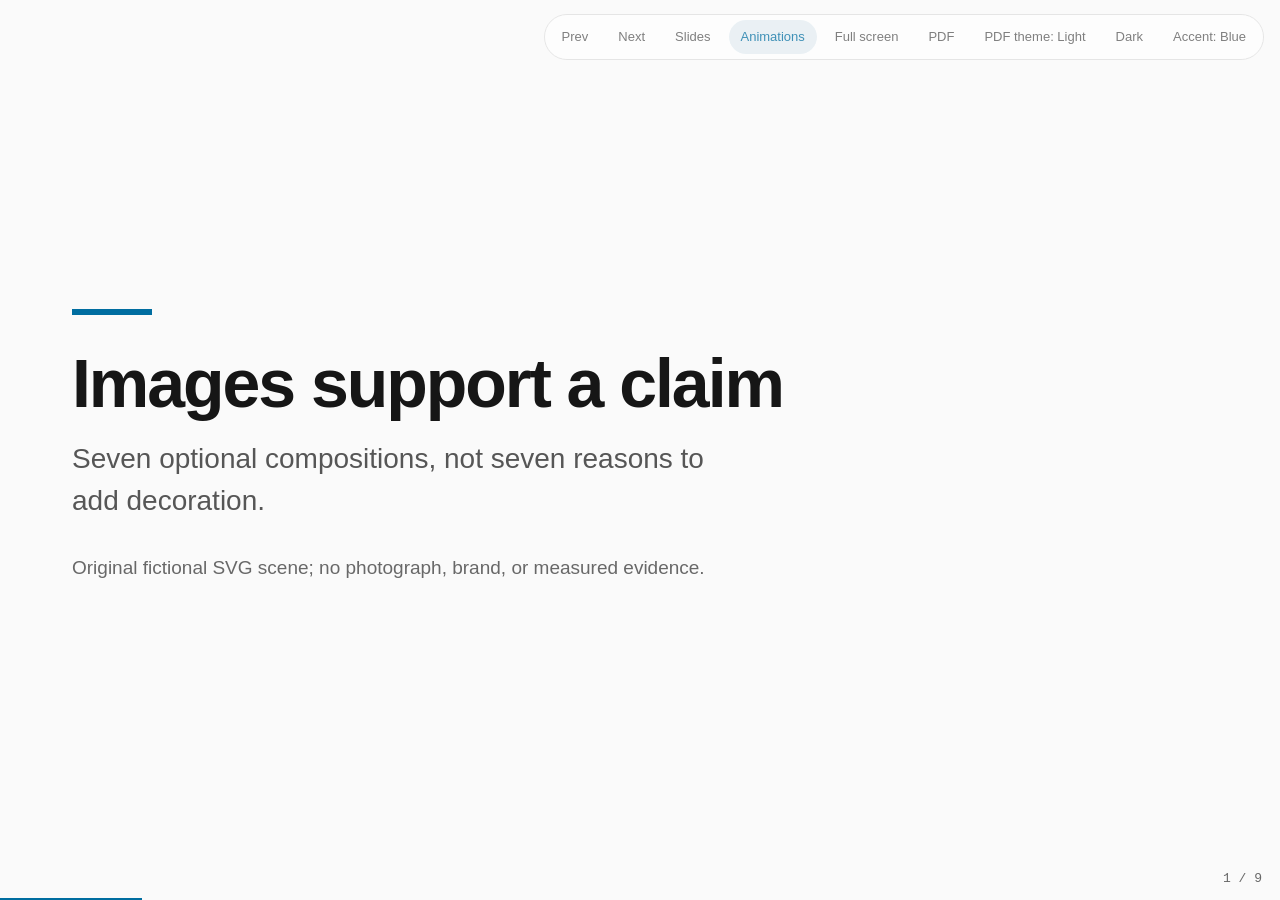
<file: skills/html-docs/visual.deck.html>
<!doctype html>
<!--
MIT License
Copyright (c) 2026 Tomáš Kubica

Permission is hereby granted, free of charge, to any person obtaining a copy
of this software and associated documentation files (the "Software"), to deal
in the Software without restriction, including without limitation the rights
to use, copy, modify, merge, publish, distribute, sublicense, and/or sell
copies of the Software, and to permit persons to whom the Software is
furnished to do so, subject to the following conditions:

The above copyright notice and this permission notice shall be included in all
copies or substantial portions of the Software.

THE SOFTWARE IS PROVIDED "AS IS", WITHOUT WARRANTY OF ANY KIND, EXPRESS OR
IMPLIED, INCLUDING BUT NOT LIMITED TO THE WARRANTIES OF MERCHANTABILITY,
FITNESS FOR A PARTICULAR PURPOSE AND NONINFRINGEMENT. IN NO EVENT SHALL THE
AUTHORS OR COPYRIGHT HOLDERS BE LIABLE FOR ANY CLAIM, DAMAGES OR OTHER
LIABILITY, WHETHER IN AN ACTION OF CONTRACT, TORT OR OTHERWISE, ARISING FROM,
OUT OF OR IN CONNECTION WITH THE SOFTWARE OR THE USE OR OTHER DEALINGS IN THE
SOFTWARE.
-->
<html lang="en" data-default-accent="blue" data-default-theme="light">
<head>
<meta charset="utf-8">
<meta name="viewport" content="width=device-width, initial-scale=1">
<meta name="doc-id" content="html-docs-visual-deck">
<meta name="description" content="Optional offline image compositions with original fictional courtyard artwork.">
<title>Images support a claim — composition gallery</title>
<script data-doc-bootstrap>
/* Inline in the head before styles with sync-head.js. No deferred bootstrap. */
(() => {
  "use strict";
  const root = document.documentElement;
  const params = new URLSearchParams(location.search);
  const id = document.querySelector('meta[name="doc-id"]')?.content ||
    location.pathname.replace(/\.standalone(?=\.html$)/i, "");
  const prefix = "html-docs:" + id + ":";
  const choices = { theme: ["light", "dark"], accent: ["blue", "red", "green", "yellow"],
    "print-theme": ["light", "dark"] };
  const read = (name) => {
    try { return localStorage.getItem(prefix + name); }
    catch { return null; /* Storage may be unavailable for local files. */ }
  };
  const write = (name, value) => {
    try { localStorage.setItem(prefix + name, value); }
    catch { /* The current view still works without persistence. */ }
  };
  function refresh() {
    for (const name of Object.keys(choices)) {
      const current = root.getAttribute("data-" + name);
      const next = choices[name][(choices[name].indexOf(current) + 1) % choices[name].length];
      document.querySelectorAll('[data-action="toggle-' + name + '"]').forEach(button => {
        button.textContent = name === "print-theme" ? "PDF theme: " + (current === "dark" ? "Dark" : "Light") :
          name === "theme" ? (next === "dark" ? "Dark" : "Light") :
          "Accent: " + current[0].toUpperCase() + current.slice(1);
        button.setAttribute("aria-label", name === "print-theme" ? "PDF theme: " + current + ". Switch to " + next :
          name === "theme" ? "Switch to " + next + " theme" :
          "Accent: " + current + ". Switch to " + next);
      });
    }
  }
  for (const [name, values] of Object.entries(choices)) {
    const fallback = name === "theme" && matchMedia("(prefers-color-scheme: dark)").matches ? "dark" : values[0];
    const value = [params.get(name), read(name),
      root.getAttribute(name === "print-theme" ? "data-print-theme" : "data-default-" + name), fallback]
      .map(candidate => name === "accent" && candidate === "orange" ? "red" : candidate)
      .find(candidate => values.includes(candidate));
    root.setAttribute("data-" + name, value);
  }
  root.classList.add("js");
  if (["slides", "sheet"].includes(params.get("view"))) root.setAttribute("data-view", params.get("view"));

  // Print what is on screen. data-print selects the matching print stylesheet.
  const printTarget = () => {
    if (document.querySelector(".deck-stage")) return "slides";
    const view = root.getAttribute("data-view");
    if (view === "slides" || (view === "sheet" && document.querySelector(".sheet"))) return view;
    return document.querySelector(".doc") || !document.querySelector(".sheet") ? "read" : "sheet";
  };
  let printing = null;
  addEventListener("beforeprint", () => {
    if (root.hasAttribute("data-print")) return; // Set by an automated export.
    const target = printTarget();
    printing = document.title;
    root.setAttribute("data-print", target);
    // The browser proposes the title as the PDF file name.
    if (target !== "read" && document.querySelector(".doc")) {
      document.title += target === "slides" ? " - Slides" : " - Sheet";
    }
  });
  addEventListener("afterprint", () => {
    if (printing === null) return;
    root.removeAttribute("data-print");
    document.title = printing;
    printing = null;
  });

  // Keep the display awake while presenting, like presentation software does.
  let lock = null;
  let awake = false;
  async function holdScreen() {
    if (!awake || lock || document.visibilityState !== "visible" || !navigator.wakeLock) return;
    try {
      const sentinel = await navigator.wakeLock.request("screen");
      if (!awake || lock) { sentinel.release(); return; }
      lock = sentinel;
      root.setAttribute("data-awake", "");
      sentinel.addEventListener("release", () => {
        if (lock !== sentinel) return;
        lock = null;
        root.removeAttribute("data-awake");
      });
    } catch { /* Denied by battery saver or an embedding policy; retried on input. */ }
  }
  function keepAwake(on) {
    awake = !!on;
    if (awake) holdScreen();
    else if (lock) lock.release();
  }
  // The browser drops the lock when the tab is hidden; some require a gesture.
  document.addEventListener("visibilitychange", holdScreen);
  document.addEventListener("pointerdown", holdScreen);
  document.addEventListener("keydown", holdScreen);

  window.HtmlDocs = { read, write, refresh, keepAwake };
  document.addEventListener("DOMContentLoaded", refresh);
  document.addEventListener("click", event => {
    if (event.target.closest('[data-action="print"]')) window.print();
  });
  document.addEventListener("click", event => {
    const button = event.target.closest('[data-action="toggle-theme"], [data-action="toggle-accent"], [data-action="toggle-print-theme"]');
    if (!button) return;
    const name = button.getAttribute("data-action").slice(7);
    const values = choices[name];
    const next = values[(values.indexOf(root.getAttribute("data-" + name)) + 1) % values.length];
    root.setAttribute("data-" + name, next);
    write(name, next);
    // Replace a URL override too, so reloading preserves a deliberate change.
    const url = new URL(location.href);
    if (url.searchParams.has(name)) {
      url.searchParams.set(name, next);
      history.replaceState(null, "", url.href);
    }
    refresh();
  });
})();
</script>
<style data-doc-tokens>
/* Canonical tokens. Inline with sync-head.js; one accent family at a time. */
:root {
  color-scheme: light;
  --bg: #fafafa; --surface: #ffffff; --surface-2: #f2f2f2; --surface-3: #e8e8e8;
  --border: #dedede; --border-strong: #b8b8b8;
  --text: #161616; --text-muted: #565656; --text-faint: #686868;
  --accent-light: #006da0; --accent-dark: #00a4ef;
  --accent: var(--accent-light);
  --accent-strong: var(--accent);
  --accent-quiet: var(--accent);
  --accent-soft: color-mix(in srgb, var(--accent) 9%, var(--bg));
  --accent-border: color-mix(in srgb, var(--accent) 36%, var(--bg));
  --warn: var(--accent); --warn-soft: var(--accent-soft); --warn-border: var(--accent-border);
  --code-bg: var(--surface-2); --code-border: var(--border);
  --focus: var(--accent);
  --shadow-1: 0 1px 2px rgba(0,0,0,.04);
  --shadow-2: 0 2px 4px rgba(0,0,0,.04), 0 12px 28px rgba(0,0,0,.06);
  --radius: 10px; --radius-sm: 6px; --canvas: 1160px;
  --font-sans: -apple-system, BlinkMacSystemFont, "Segoe UI Variable Text", "Segoe UI", Roboto, "Helvetica Neue", Arial, sans-serif;
  --font-mono: "Cascadia Mono", "Cascadia Code", ui-monospace, Consolas, "SF Mono", "Liberation Mono", Menlo, monospace;
}
/* Screen theme and print theme are independent; print stays light by default. */
@media screen {
  [data-theme="dark"], :root:not([data-theme])[data-default-theme="dark"] {
    color-scheme: dark;
    --bg: #101010; --surface: #191919; --surface-2: #232323; --surface-3: #2c2c2c;
    --border: #363636; --border-strong: #595959;
    --text: #f2f2f2; --text-muted: #b5b5b5; --text-faint: #a0a0a0;
    --accent: var(--accent-dark);
    --shadow-1: 0 1px 2px rgba(0,0,0,.3);
    --shadow-2: 0 2px 4px rgba(0,0,0,.3), 0 12px 28px rgba(0,0,0,.4);
  }
}
@media print {
  :root[data-print-theme="dark"] {
    color-scheme: dark;
    --bg: #101010; --surface: #191919; --surface-2: #232323; --surface-3: #2c2c2c;
    --border: #363636; --border-strong: #595959;
    --text: #f2f2f2; --text-muted: #b5b5b5; --text-faint: #a0a0a0;
    --accent: var(--accent-dark);
    --shadow-1: 0 1px 2px rgba(0,0,0,.3);
    --shadow-2: 0 2px 4px rgba(0,0,0,.3), 0 12px 28px rgba(0,0,0,.4);
  }
}
[data-accent="red"], :root:not([data-accent])[data-default-accent="red"],
[data-accent="orange"], :root:not([data-accent])[data-default-accent="orange"] {
  --accent-light: #bc3a16; --accent-dark: #f25022;
}
[data-accent="green"], :root:not([data-accent])[data-default-accent="green"] {
  --accent-light: #4c7100; --accent-dark: #7fba00;
}
[data-accent="yellow"], :root:not([data-accent])[data-default-accent="yellow"] {
  --accent-light: #805b00; --accent-dark: #ffb900;
}
</style>
<link rel="stylesheet" href="assets/deck.css">
<link rel="stylesheet" href="assets/compositions.css">
<script src="assets/deck.js" defer></script>
</head>
<body>
<main class="deck-stage">
  <section class="slide slide--title" id="s-title">
    <h1>Images support a claim</h1>
    <p class="slide-sub">Seven optional compositions, not seven reasons to add decoration.</p>
    <p class="slide-meta">Original fictional SVG scene; no photograph, brand, or measured evidence.</p>
  </section>
  <section class="slide" id="s-hero">
    <div class="slide-body">
      <div class="composition composition--hero">
        <div class="composition-media">
          <img src="assets/sample-scene.svg" alt="A terracotta vessel rests on a timber bench on the right; the left wall remains clear." width="1600" height="900">
        </div>
        <div class="composition-copy">
          <h2 class="slide-title">Reserve space<br>for the claim</h2>
          <p>The fade protects text, not an overcrowded scene.</p>
        </div>
      </div>
    </div>
    <p class="slide-note">Hero: copy stays inside the opaque half in both themes.</p>
  </section>
  <section class="slide" id="s-split">
    <div class="slide-head"><h2 class="slide-title">Separate the claim from the scene</h2></div>
    <div class="slide-body">
      <div class="composition composition--split">
        <div class="composition-media" style="--image-position: 74% 50%">
          <img src="assets/sample-scene.svg" alt="A clay vessel on a workbench with a courtyard window behind it." width="1600" height="900">
        </div>
        <div class="composition-copy"><p>Timber, clay, and stone give the fictional workshop a coherent material story.</p></div>
      </div>
    </div>
    <p class="slide-note">Split: independent text remains legible without an overlay.</p>
  </section>
  <section class="slide" id="s-panorama">
    <div class="slide-head"><h2 class="slide-title">Related blocks share their edges</h2></div>
    <div class="slide-body">
      <div class="summary-grid">
        <div class="summary-item">Clay holds the form.</div>
        <div class="summary-item">Timber supports the work.</div>
      </div>
      <figure class="composition composition--panorama">
        <div class="composition-media" style="--image-position: 50% 65%">
          <img src="assets/sample-scene.svg" alt="A wide strip shows the vessel, bench, and courtyard around them." width="1600" height="900">
        </div>
        <figcaption class="composition-caption">Peer cards, scene, and caption share the content width.</figcaption>
      </figure>
    </div>
  </section>
  <section class="slide" id="s-circle">
    <div class="slide-head"><h2 class="slide-title">Focus on one subject</h2></div>
    <div class="slide-body">
      <div class="composition composition--split">
        <div class="composition-media composition-media--circle" style="--image-position: 100% 50%">
          <img src="assets/sample-scene.svg" alt="A circular crop centers the vessel and its workbench." width="1600" height="900">
        </div>
        <div class="composition-copy"><p>Circle: preserve the rim and base; do not clip identifying details.</p></div>
      </div>
    </div>
  </section>
  <section class="slide" id="s-oval">
    <div class="slide-head"><h2 class="slide-title">Keep a little more context</h2></div>
    <div class="slide-body">
      <div class="composition composition--split">
        <div class="composition-media composition-media--oval" style="--image-position: 80% 50%">
          <img src="assets/sample-scene.svg" alt="An oval crop shows the vessel, bench, and neighboring plant." width="1600" height="900">
        </div>
        <div class="composition-copy"><p>Oval: widen the subject's setting without competing with the claim.</p></div>
      </div>
    </div>
  </section>
  <section class="slide" id="s-diagonal">
    <div class="slide-head"><h2 class="slide-title">Direction needs crop-safe space</h2></div>
    <div class="slide-body">
      <div class="composition composition--split">
        <div class="composition-media composition-media--diagonal" style="--image-position: 80% 50%">
          <img src="assets/sample-scene.svg" alt="A diagonal crop keeps the vessel away from the angled edges." width="1600" height="900">
        </div>
        <div class="composition-copy"><p>Diagonal: leave generous margins around the subject before cutting the edges.</p></div>
      </div>
    </div>
  </section>
  <section class="slide" id="s-organic">
    <div class="slide-head"><h2 class="slide-title">Let the material shape the frame</h2></div>
    <div class="slide-body">
      <div class="composition composition--split">
        <div class="composition-media composition-media--organic" style="--image-position: 80% 50%">
          <img src="assets/sample-scene.svg" alt="A rounded organic crop frames the clay vessel without masking its silhouette." width="1600" height="900">
        </div>
        <div class="composition-copy"><p>Organic: a restrained contour echoes handmade clay, not arbitrary decoration.</p></div>
      </div>
    </div>
  </section>
  <section class="slide slide--end" id="s-end">
    <p>Choose the image<br>that makes the claim clearer.</p>
  </section>
</main>
</body>
</html>
</file>
<file: skills/html-docs/assets/article.css>
/* =========================================================================
   html-docs / article runtime
   Shared stylesheet for dynamic articles. Never edit per page.

   Requires canonical tokens inline in the head. Presentation is in slides.css.
   ========================================================================= */

/* ---------- base ---------------------------------------------------- */

*, *::before, *::after { box-sizing: border-box; }

html { -webkit-text-size-adjust: 100%; }

body {
  margin: 0;
  padding: 0 24px 96px;
  background: var(--bg);
  color: var(--text);
  font-family: var(--font-sans);
  font-size: 17px;
  line-height: 1.62;
  counter-reset: card;
}

.doc {
  max-width: var(--canvas);
  margin: 0 auto;
}

p { margin: 0 0 1em; }
p:last-child { margin-bottom: 0; }

a {
  color: var(--accent);
  text-underline-offset: 2px;
  text-decoration-thickness: 1px;
}
a:hover { color: var(--accent-strong); }

:focus-visible {
  outline: 2px solid var(--focus);
  outline-offset: 2px;
  border-radius: 3px;
}

h1, h2, h3, h4 { line-height: 1.24; font-weight: 650; }

hr { border: 0; border-top: 1px solid var(--border); margin: 40px 0; }

ul, ol { margin: 0 0 1em; padding-left: 1.3em; }
li { margin: 0.28em 0; }

strong { font-weight: 650; }

code {
  font-family: var(--font-mono);
  font-size: 0.92em;
}

:not(pre) > code {
  background: var(--surface-2);
  border: 1px solid var(--border);
  border-radius: 4px;
  padding: 0.08em 0.34em;
}

table {
  width: 100%;
  border-collapse: collapse;
  margin: 0 0 1em;
  font-size: 0.96em;
}
th, td {
  text-align: left;
  padding: 8px 12px;
  border-bottom: 1px solid var(--border);
  vertical-align: top;
}
th {
  font-size: 0.8rem;
  letter-spacing: 0.06em;
  text-transform: uppercase;
  color: var(--text-muted);
  font-weight: 600;
}

/* ---------- controls bar -------------------------------------------- */

.controls {
  position: fixed;
  top: 12px;
  right: 16px;
  z-index: 40;
  display: flex;
  gap: 6px;
  padding: 5px;
  background: color-mix(in srgb, var(--surface) 88%, transparent);
  border: 1px solid var(--border);
  border-radius: 999px;
  box-shadow: var(--shadow-1);
  backdrop-filter: blur(8px);
}

.ctrl {
  font: inherit;
  font-size: 0.78rem;
  line-height: 1;
  letter-spacing: 0.02em;
  color: var(--text-muted);
  background: transparent;
  border: 0;
  border-radius: 999px;
  padding: 8px 12px;
  cursor: pointer;
}
.ctrl:hover { background: var(--surface-2); color: var(--text); }
.ctrl[aria-pressed="true"] {
  background: var(--accent-soft);
  color: var(--accent-strong);
  box-shadow: inset 0 0 0 1px var(--accent-border);
}

/* ---------- header, nav, toc ---------------------------------------- */

.doc-header { padding: 84px 0 8px; }

.eyebrow {
  margin: 0 0 14px;
  font-size: 0.74rem;
  font-weight: 620;
  letter-spacing: 0.14em;
  text-transform: uppercase;
  color: var(--accent);
}

.doc-header h1 {
  margin: 0 0 14px;
  font-size: clamp(2.1rem, 4.6vw, 3.1rem);
  letter-spacing: -0.02em;
}

.subtitle {
  margin: 0 0 14px;
  max-width: 74ch;
  font-size: 1.14rem;
  color: var(--text-muted);
}

.meta {
  margin: 0;
  font-size: 0.84rem;
  color: var(--text-faint);
}

.doc-nav, .doc-footer {
  display: flex;
  flex-wrap: wrap;
  gap: 18px;
  padding: 18px 0;
  font-size: 0.9rem;
}
.doc-nav { border-bottom: 1px solid var(--border); margin-bottom: 44px; }
.doc-footer {
  border-top: 1px solid var(--border);
  margin-top: 64px;
  color: var(--text-muted);
}

.toc {
  margin: 0 0 48px;
  padding: 20px 24px;
  background: var(--surface-2);
  border: 1px solid var(--border);
  border-radius: var(--radius);
}
.toc-label {
  margin: 0 0 10px;
  font-size: 0.72rem;
  font-weight: 620;
  letter-spacing: 0.14em;
  text-transform: uppercase;
  color: var(--text-faint);
}
.toc ol { margin: 0; padding-left: 1.2em; }
.toc li { margin: 0.2em 0; }

/* ---------- chapter -------------------------------------------------- */

.chapter { margin: 0 0 56px; }

.chapter-label {
  margin: 0 0 20px;
  padding-bottom: 10px;
  border-bottom: 1px solid var(--border);
  font-size: 0.76rem;
  font-weight: 620;
  letter-spacing: 0.16em;
  text-transform: uppercase;
  color: var(--text-muted);
}

/* ---------- card ------------------------------------------------------ */

.card {
  margin: 0 0 14px;
  background: var(--surface);
  border: 1px solid var(--border);
  border-radius: var(--radius);
  box-shadow: var(--shadow-1);
}
.card:last-child { margin-bottom: 0; }
.card[data-open] { box-shadow: var(--shadow-2); }

.card:not(.card--lead) { counter-increment: card; }

.card-head { margin: 0; font-size: 1rem; }

.card-toggle {
  display: grid;
  grid-template-columns: 46px 1fr 18px 24px;
  align-items: start;
  gap: 12px;
  width: 100%;
  padding: 18px 20px;
  font: inherit;
  text-align: left;
  color: inherit;
  background: transparent;
  border: 0;
  border-radius: var(--radius);
  cursor: pointer;
}
.card-toggle:hover { background: var(--surface-2); }

.card-num {
  font-family: var(--font-mono);
  font-size: 0.82rem;
  font-weight: 600;
  letter-spacing: 0.04em;
  color: var(--accent);
  padding-top: 0.34em;
}
.card:not(.card--lead) .card-num:empty::before {
  content: counter(card, decimal-leading-zero);
}
.card--lead .card-toggle { grid-template-columns: 46px 1fr 18px 24px; }

/* Read marker. Space is reserved whether or not the card is marked, so
   marking one never shifts the layout. Unread is invisible until the head is
   hovered, which hints that the mark exists without decorating every row. */
.card-read {
  position: relative;
  width: 16px;
  height: 16px;
  margin-top: 8px;
  border-radius: 50%;
  border: 1px solid var(--border-strong);
  opacity: 0;
  transition: opacity 0.18s ease;
}
.card-head:hover .card-read { opacity: 0.3; }
.card[data-read="true"] .card-read,
.card[data-read="true"] .card-head:hover .card-read {
  opacity: 1;
  border-color: var(--accent);
  background: var(--accent-soft);
}
/* Drawn rather than typed: a check glyph in this range reads as an emoji to
   text extractors, and drawing it keeps the weight matched to the border. */
.card[data-read="true"] .card-read::after {
  content: "";
  position: absolute;
  left: 5px;
  top: 2px;
  width: 4px;
  height: 8px;
  border: solid var(--accent);
  border-width: 0 1.5px 1.5px 0;
  transform: rotate(42deg);
}

.card-titles { display: block; min-width: 0; }

.card-title {
  display: block;
  font-size: 1.22rem;
  font-weight: 620;
  letter-spacing: -0.01em;
}

.card-sub {
  display: block;
  margin-top: 5px;
  font-size: 0.96rem;
  font-weight: 400;
  color: var(--text-muted);
}

.card-mark {
  position: relative;
  width: 24px;
  height: 24px;
  margin-top: 4px;
  border-radius: 50%;
  border: 1px solid var(--border-strong);
  color: var(--text-muted);
}
.card-mark::before, .card-mark::after {
  content: "";
  position: absolute;
  top: 50%;
  left: 50%;
  width: 9px;
  height: 1.5px;
  background: currentColor;
  transform: translate(-50%, -50%);
  transition: transform 0.18s ease, opacity 0.18s ease;
}
.card-mark::after { transform: translate(-50%, -50%) rotate(90deg); }
.card[data-open] .card-mark { border-color: var(--accent-border); color: var(--accent); }
.card[data-open] .card-mark::after { opacity: 0; transform: translate(-50%, -50%) rotate(0deg); }

.card-body { padding: 0 20px 22px 78px; }

.js .card-body { display: none; }
.js .card[data-open] > .card-body { display: block; animation: doc-open 0.18s ease; }

@keyframes doc-open {
  from { opacity: 0; transform: translateY(-4px); }
  to { opacity: 1; transform: none; }
}

.card-body > h4 {
  margin: 26px 0 10px;
  font-size: 1.02rem;
  letter-spacing: 0.01em;
}
.card-body > h4:first-child { margin-top: 0; }

/* ---------- reveal ---------------------------------------------------- */

.reveal {
  margin: 20px 0;
  border: 1px solid var(--border);
  border-radius: var(--radius-sm);
  background: var(--surface-2);
}

.reveal-toggle {
  display: flex;
  align-items: center;
  gap: 10px;
  width: 100%;
  padding: 12px 16px;
  font: inherit;
  font-size: 0.98rem;
  text-align: left;
  color: var(--accent);
  background: transparent;
  border: 0;
  border-radius: var(--radius-sm);
  cursor: pointer;
}
.reveal-toggle::before {
  content: "";
  flex: none;
  width: 7px;
  height: 7px;
  border-right: 1.6px solid currentColor;
  border-bottom: 1.6px solid currentColor;
  transform: rotate(-45deg);
  transition: transform 0.18s ease;
}
.reveal[data-open] > .reveal-toggle::before { transform: rotate(45deg); }
.reveal-toggle:hover { background: var(--surface-3); }

.reveal-body {
  padding: 2px 16px 16px 33px;
  font-size: 1rem;
}
.js .reveal-body { display: none; }
.js .reveal[data-open] > .reveal-body { display: block; animation: doc-open 0.18s ease; }

/* ---------- tabs ------------------------------------------------------ */

.tabs { margin: 22px 0; }

.tablist {
  display: flex;
  flex-wrap: wrap;
  gap: 4px;
  margin-bottom: -1px;
}

.tablist [role="tab"] {
  font: inherit;
  font-size: 0.92rem;
  padding: 9px 15px;
  color: var(--text-muted);
  background: transparent;
  border: 1px solid transparent;
  border-radius: var(--radius-sm) var(--radius-sm) 0 0;
  cursor: pointer;
}
.tablist [role="tab"]:hover { color: var(--text); background: var(--surface-2); }
.tablist [role="tab"][aria-selected="true"] {
  color: var(--accent-strong);
  background: var(--accent-soft);
  border-color: var(--accent-border);
  border-bottom-color: var(--accent-soft);
  font-weight: 600;
}

.tabpanel {
  padding: 18px 20px;
  background: var(--accent-soft);
  border: 1px solid var(--accent-border);
  border-radius: 0 var(--radius-sm) var(--radius-sm) var(--radius-sm);
}

html:not(.js) .tablist { display: none; }
html:not(.js) .tabpanel[hidden] { display: block; }
html:not(.js) .tabpanel { margin-bottom: 8px; border-radius: var(--radius-sm); }
html:not(.js) .tabpanel[data-tab-label]::before {
  content: attr(data-tab-label);
  display: block;
  margin-bottom: 10px;
  font-size: 0.74rem;
  font-weight: 620;
  letter-spacing: 0.12em;
  text-transform: uppercase;
  color: var(--accent-strong);
}

/* ---------- detail grid ---------------------------------------------- */

.detail-grid {
  display: grid;
  grid-template-columns: repeat(2, minmax(0, 1fr));
  gap: 12px;
  margin: 22px 0;
}

.detail-tile {
  border: 1px solid var(--border);
  border-radius: var(--radius-sm);
  background: var(--surface-2);
}

.detail-open {
  display: block;
  width: 100%;
  padding: 16px 18px;
  font: inherit;
  text-align: left;
  color: inherit;
  background: transparent;
  border: 0;
  border-radius: var(--radius-sm);
  cursor: pointer;
}
.detail-open:hover { background: var(--surface-3); }

.detail-title {
  display: block;
  font-size: 1.02rem;
  font-weight: 620;
  margin-bottom: 5px;
}
.detail-summary { display: block; color: var(--text-muted); font-size: 0.98rem; }
.detail-more {
  display: inline-flex;
  align-items: center;
  gap: 6px;
  margin-top: 10px;
  font-size: 0.86rem;
  font-weight: 600;
  color: var(--accent);
}
.detail-more::after {
  content: "";
  width: 6px;
  height: 6px;
  border-right: 1.6px solid currentColor;
  border-top: 1.6px solid currentColor;
  transform: rotate(45deg);
}
html:not(.js) .detail-more { display: none; }

.detail-body { padding: 0 18px 16px; }
.js .detail-body { display: none; }

/* ---------- dialog ---------------------------------------------------- */

.doc-dialog {
  width: min(720px, calc(100vw - 40px));
  max-height: calc(100vh - 80px);
  padding: 0;
  color: var(--text);
  background: var(--surface);
  border: 1px solid var(--border);
  border-radius: var(--radius);
  box-shadow: var(--shadow-2);
}
.doc-dialog::backdrop { background: rgba(0, 0, 0, 0.55); }

.doc-dialog-head {
  display: flex;
  align-items: baseline;
  justify-content: space-between;
  gap: 16px;
  padding: 20px 22px 12px;
}
.doc-dialog-head h2 { margin: 0; font-size: 1.2rem; }

.doc-dialog-body {
  padding: 0 22px 24px;
  overflow: auto;
  max-height: calc(100vh - 190px);
}
.js .doc-dialog-body .detail-body { display: block; padding: 0; }

.doc-dialog-close {
  font: inherit;
  font-size: 0.84rem;
  color: var(--text-muted);
  background: transparent;
  border: 1px solid var(--border);
  border-radius: var(--radius-sm);
  padding: 6px 12px;
  cursor: pointer;
}
.doc-dialog-close:hover { color: var(--text); background: var(--surface-2); }

/* ---------- sequence -------------------------------------------------- */

.sequence {
  display: grid;
  grid-auto-flow: column;
  grid-auto-columns: minmax(0, 1fr);
  gap: 10px;
  margin: 22px 0;
  padding: 0;
  list-style: none;
  counter-reset: seq;
}
.sequence > li {
  position: relative;
  margin: 0;
  padding: 14px 16px;
  background: var(--surface-2);
  border: 1px solid var(--border);
  border-left: 3px solid var(--accent-quiet);
  border-radius: var(--radius-sm);
}
.sequence > li.sequence-item--emphasis { border-left-color: var(--accent-strong); background: var(--accent-soft); }
.sequence > li:not(:last-child)::after {
  content: "";
  position: absolute;
  top: 50%;
  right: -9px;
  width: 7px;
  height: 7px;
  border-right: 1.6px solid var(--border-strong);
  border-top: 1.6px solid var(--border-strong);
  transform: translateY(-50%) rotate(45deg);
}
.seq-title {
  display: block;
  font-weight: 620;
  font-size: 0.98rem;
  margin-bottom: 4px;
}
.seq-note { display: block; font-size: 0.9rem; color: var(--text-muted); }

/* ---------- steps ------------------------------------------------------ */

.steps {
  margin: 22px 0;
  padding: 0;
  list-style: none;
  counter-reset: step;
}
.steps > li {
  position: relative;
  counter-increment: step;
  margin: 0 0 14px;
  padding-left: 46px;
}
.steps > li:last-child { margin-bottom: 0; }
.steps > li::before {
  content: counter(step);
  position: absolute;
  left: 0;
  top: 0;
  display: grid;
  place-items: center;
  width: 30px;
  height: 30px;
  font-family: var(--font-mono);
  font-size: 0.86rem;
  font-weight: 600;
  color: var(--accent-strong);
  background: var(--accent-soft);
  border: 1px solid var(--accent-border);
  border-radius: 50%;
}
.steps h3, .steps h4 { margin: 4px 0 4px; font-size: 1.02rem; }

/* ---------- summary grid ---------------------------------------------- */

.summary-grid {
  display: grid;
  grid-template-columns: repeat(2, minmax(0, 1fr));
  gap: 12px;
  margin: 22px 0;
}
.summary-item {
  padding: 16px 18px;
  background: var(--surface-2);
  border: 1px solid var(--border);
  border-radius: var(--radius-sm);
}
.summary-label {
  display: block;
  margin-bottom: 6px;
  font-size: 0.72rem;
  font-weight: 620;
  letter-spacing: 0.12em;
  text-transform: uppercase;
  color: var(--accent);
}

/* ---------- arrow list -------------------------------------------------- */

.arrow-list {
  margin: 20px 0;
  padding: 0;
  list-style: none;
}
.arrow-list > li {
  position: relative;
  margin: 0 0 9px;
  padding-left: 28px;
}
.arrow-list > li::before {
  content: "\2192";
  position: absolute;
  left: 0;
  top: 0;
  font-weight: 600;
  color: var(--accent);
}

/* ---------- callouts ---------------------------------------------------- */

.callout {
  margin: 22px 0;
  padding: 14px 18px;
  background: var(--surface-2);
  border: 1px solid var(--border);
  border-left: 3px solid var(--accent);
  border-radius: 0 var(--radius-sm) var(--radius-sm) 0;
  font-size: 0.98rem;
}
.callout-label {
  margin: 0 0 6px;
  font-size: 0.72rem;
  font-weight: 620;
  letter-spacing: 0.12em;
  text-transform: uppercase;
  color: var(--accent);
}
.callout--warning {
  border-left-color: var(--warn);
  background: var(--warn-soft);
  border-color: var(--warn-border);
  border-left-color: var(--warn);
}
.callout--warning .callout-label { color: var(--warn); }
.callout--verdict { background: var(--accent-soft); border-color: var(--accent-border); border-left-color: var(--accent-strong); }
.callout--source, .callout--author { border-left-color: var(--border-strong); }
.callout--source .callout-label, .callout--author .callout-label { color: var(--text-muted); }
.callout--source { font-size: 0.92rem; color: var(--text-muted); }

/* note is the base appearance; the modifier exists so that every callout in a
   document names its meaning explicitly */
.callout--note { border-left-color: var(--accent); }
.callout--rule { border-left-color: var(--text); background: var(--surface-3); }
.callout--rule .callout-label { color: var(--text); }

/* ---------- code -------------------------------------------------------- */

.code { margin: 22px 0; }

.code-label {
  margin: 0 0 -1px;
  display: inline-block;
  padding: 5px 12px;
  font-family: var(--font-mono);
  font-size: 0.76rem;
  color: var(--text-muted);
  background: var(--surface-2);
  border: 1px solid var(--code-border);
  border-radius: var(--radius-sm) var(--radius-sm) 0 0;
}

.code pre {
  margin: 0;
  padding: 16px 18px;
  overflow-x: auto;
  background: var(--code-bg);
  border: 1px solid var(--code-border);
  border-radius: 0 var(--radius-sm) var(--radius-sm) var(--radius-sm);
  font-family: var(--font-mono);
  font-size: 0.88rem;
  line-height: 1.6;
  white-space: pre;
  tab-size: 2;
}
.code pre code {
  background: none;
  border: 0;
  padding: 0;
  font-size: inherit;
}
.code:not(:has(.code-label)) pre { border-radius: var(--radius-sm); }

/* ---------- figures ------------------------------------------------------ */

.figure { margin: 24px 0; }
.figure a.zoom {
  display: block;
  border: 1px solid var(--border);
  border-radius: var(--radius-sm);
  overflow: hidden;
  background: var(--surface-2);
  line-height: 0;
}
.figure img { display: block; width: 100%; height: auto; }
.figure figcaption {
  margin-top: 9px;
  font-size: 0.9rem;
  color: var(--text-muted);
  line-height: 1.5;
}

/* ---------- lightbox ------------------------------------------------------ */

.lightbox {
  width: 100vw;
  max-width: 100vw;
  height: 100vh;
  max-height: 100vh;
  padding: 0;
  border: 0;
  background: transparent;
  overflow: hidden;
}
.lightbox::backdrop { background: rgba(0, 0, 0, 0.9); }

.lightbox-stage {
  position: absolute;
  inset: 0;
  display: grid;
  place-items: center;
  overflow: hidden;
  cursor: grab;
  touch-action: none;
}
.lightbox-stage[data-panning] { cursor: grabbing; }
.lightbox-stage img {
  max-width: 96vw;
  max-height: 92vh;
  transform: translate(var(--lb-x, 0px), var(--lb-y, 0px)) scale(var(--lb-scale, 1));
  transform-origin: center center;
  transition: transform 0.08s linear;
  user-select: none;
  -webkit-user-drag: none;
}

.lightbox-bar {
  position: absolute;
  bottom: 16px;
  left: 50%;
  transform: translateX(-50%);
  display: flex;
  gap: 6px;
  padding: 6px;
  background: color-mix(in srgb, var(--surface) 92%, transparent);
  border: 1px solid var(--border);
  border-radius: 999px;
  box-shadow: var(--shadow-2);
}
.lightbox-bar button {
  font: inherit;
  font-size: 0.8rem;
  min-width: 38px;
  padding: 7px 12px;
  color: var(--text-muted);
  background: transparent;
  border: 0;
  border-radius: 999px;
  cursor: pointer;
}
.lightbox-bar button:hover { background: var(--surface-2); color: var(--text); }

.lightbox-caption {
  position: absolute;
  top: 16px;
  left: 50%;
  transform: translateX(-50%);
  max-width: min(80ch, 90vw);
  padding: 8px 14px;
  font-size: 0.86rem;
  text-align: center;
  color: var(--text);
  background: color-mix(in srgb, var(--surface) 92%, transparent);
  border: 1px solid var(--border);
  border-radius: var(--radius-sm);
}
.lightbox-caption:empty { display: none; }

/* ---------- takeaway ------------------------------------------------------ */

.takeaway {
  margin: 56px 0 0;
  padding: 28px 32px;
  font-size: clamp(1.2rem, 2.2vw, 1.5rem);
  line-height: 1.45;
  font-weight: 560;
  letter-spacing: -0.01em;
  color: var(--text);
  background: var(--accent-soft);
  border: 1px solid var(--accent-border);
  border-left: 4px solid var(--accent);
  border-radius: 0 var(--radius) var(--radius) 0;
}

/* ---------- responsive ------------------------------------------------------ */

@media (max-width: 760px) {
  body { padding: 0 16px 72px; font-size: 16px; }
  .doc-header { padding-top: 96px; }
  .card-toggle { grid-template-columns: 28px 1fr 16px 22px; gap: 9px; padding: 15px 14px; }
  .card-body { padding: 0 16px 18px 16px; }
  .detail-grid, .summary-grid { grid-template-columns: minmax(0, 1fr); }
  .sequence { grid-auto-flow: row; }
  .sequence > li:not(:last-child)::after {
    top: auto; right: auto; bottom: -9px; left: 22px;
    transform: rotate(135deg);
  }
  .controls { top: auto; bottom: 12px; right: 12px; left: 12px; justify-content: center; flex-wrap: wrap; }
}

/* ---------- motion, print -------------------------------------------------- */

@media (prefers-reduced-motion: reduce) {
  *, *::before, *::after {
    animation-duration: 0.001ms !important;
    animation-iteration-count: 1 !important;
    transition-duration: 0.001ms !important;
    scroll-behavior: auto !important;
  }
}

/* Reading PDF: the full reference. Browser headers are replaced by page numbers
   where margin boxes are supported. Other targets live in slides/sheet CSS. */
@page {
  size: A4;
  margin: 16mm 17mm 18mm;
  background: var(--surface);
  @bottom-right {
    content: counter(page) " / " counter(pages);
    font: 8pt -apple-system, "Segoe UI", Roboto, Arial, sans-serif;
    color: var(--text-faint);
  }
}
@page read-letter {
  size: letter;
  margin: 16mm 17mm 18mm;
  background: var(--surface);
  @bottom-right {
    content: counter(page) " / " counter(pages);
    font: 8pt -apple-system, "Segoe UI", Roboto, Arial, sans-serif;
    color: var(--text-faint);
  }
}
@media print {
  html { -webkit-print-color-adjust: exact; print-color-adjust: exact; }
  body { padding: 0; font-size: 11pt; background: var(--surface); }
  .doc-header { padding-top: 0; }
  :root[data-paper="letter"]:not([data-print="slides"]):not([data-print="sheet"]) .doc { page: read-letter; }
  .controls, .slide-ui, .doc-nav, .doc-footer { display: none; }
  .js .card-body, .js .reveal-body, .js .detail-body { display: block !important; }
  html:not(.js) .tabpanel[hidden], .tabpanel[hidden] { display: block !important; }
  .card { box-shadow: none; -webkit-box-decoration-break: clone; box-decoration-break: clone; }
  figure, svg, pre, .callout, .reveal-toggle, tr, .detail-tile { break-inside: avoid; }
  p, li { orphans: 3; widows: 3; }
  .card-head, .chapter-label, h1, h2, h3, h4 { break-after: avoid; }
  .card-mark, .card-read, .detail-more { display: none; }
  a { color: inherit; text-decoration: underline; }
}
</file>
<file: skills/html-docs/assets/slides.css>
/* Authored presentation cues are a second depth, not a second narrative. */
.slide-content, .slide-ui { display: none; }
.ctrl[data-action="toggle-animations"] { display: none; }
html:not(.js) .controls { display: none; }

@media screen {
  [data-view="slides"] body { padding: 0; overflow: hidden; }
  [data-view="slides"] .doc { max-width: none; }
  [data-view="slides"] .doc-nav,
  [data-view="slides"] .doc-footer,
  [data-view="slides"] .toc,
  [data-view="slides"] .doc-header,
  [data-view="slides"] .card,
  [data-view="slides"] .takeaway,
  [data-view="slides"] .chapter-label { display: none; }
  [data-view="slides"] .chapter { margin: 0; }
  [data-view="slides"] .doc-header[data-slide-current],
  [data-view="slides"] .card[data-slide-current],
  [data-view="slides"] .takeaway[data-slide-current] {
    display: block; margin: 0; padding: 0; border: 0; box-shadow: none;
  }
  [data-view="slides"] [data-slide-current] > :not(.slide-content):not(.chapter-label) { display: none !important; }
  [data-view="slides"] [data-slide-current] > .slide-content,
  [data-view="slides"] .chapter[data-slide-current] > .chapter-label {
    display: flex; flex-direction: column; justify-content: center;
    position: fixed; inset: 0; height: 100dvh; width: 100vw;
    padding: 80px 8vw 84px; margin: 0; gap: 28px;
    border: 0; border-radius: 0; overflow: hidden;
    background: var(--bg); color: var(--text); box-shadow: none;
    font-weight: 400; line-height: 1.25; letter-spacing: normal;
    outline: none;
  }
  [data-view="slides"] .slide-content .slide-eyebrow {
    margin: 0; font-size: clamp(13px, 1.2vw, 18px);
    color: var(--accent); font-weight: 650; letter-spacing: .14em; text-transform: uppercase;
  }
  [data-view="slides"] .slide-content .slide-title {
    margin: 0; max-width: 24ch; font-size: clamp(32px, 4.1vw, 70px);
    line-height: 1.08; letter-spacing: -.035em; font-weight: 650;
  }
  [data-view="slides"] .slide-content .slide-title em { color: var(--accent); font-style: normal; }
  [data-view="slides"] .slide-content .slide-lead {
    margin: 0; max-width: 46ch; font-size: clamp(21px, 2.2vw, 34px);
    line-height: 1.35; color: var(--text-muted);
  }
  [data-view="slides"] .slide-content .slide-points {
    margin: 8px 0 0; padding: 0; list-style: none;
    display: grid; gap: 24px; max-width: 42ch;
    font-size: clamp(24px, 2.6vw, 40px); line-height: 1.3;
  }
  [data-view="slides"] .slide-points li {
    padding-left: 24px; margin: 0; border-left: 3px solid var(--accent);
  }
  [data-view="slides"] .slide-content .summary-grid {
    margin: 0; font-size: clamp(22px, 2.2vw, 34px);
  }
  [data-view="slides"] .slide-content svg,
  [data-view="slides"] .slide-content img {
    display: block; width: 100%; height: auto; max-height: 45vh; flex: 0 1 auto; min-height: 0;
    object-fit: contain;
  }
  [data-view="slides"] .slide-content--title .slide-title,
  [data-view="slides"] .slide-content--end .slide-title {
    max-width: 16ch; font-size: clamp(44px, 7vw, 112px); line-height: 1.02;
  }
  [data-view="slides"] .slide-content--title::before,
  [data-view="slides"] .slide-content--end::before {
    content: ""; width: 80px; height: 6px; background: var(--accent); flex: none; margin-bottom: 8px;
  }
  [data-view="slides"] .slide-content--end { background: var(--surface); }
  [data-view="slides"] .chapter[data-slide-current] > .chapter-label {
    font-size: clamp(34px, 5.6vw, 88px); font-weight: 600;
    line-height: 1.08; text-transform: none; letter-spacing: -.03em;
  }
  [data-view="slides"] .chapter[data-slide-current] > .chapter-label::before {
    content: attr(data-section-number);
    font-family: var(--font-mono); color: var(--accent);
    font-size: clamp(16px, 2vw, 28px); letter-spacing: .08em;
  }
  [data-view="slides"] .frag { visibility: hidden; opacity: 0; }
  [data-view="slides"] .frag[data-shown] {
    visibility: visible; opacity: 1; transition: opacity 160ms ease;
  }
  [data-view="slides"] .controls {
    top: 12px; bottom: auto; right: 16px; left: auto; opacity: .12;
    transition: opacity .25s ease; flex-wrap: wrap; max-width: calc(100vw - 32px);
  }
  [data-view="slides"] .ctrl[data-action="expand-all"],
  [data-view="slides"] .ctrl[data-action="collapse-all"],
  [data-view="slides"] .ctrl[data-action="clear-read"] { display: none; }
  [data-view="slides"] .ctrl[data-action="toggle-animations"] { display: block; }
  [data-view="slides"] .slide-ui { display: flex; position: fixed; z-index: 60; }
  [data-view="slides"] .slide-nav { bottom: 16px; left: 24px; gap: 6px; opacity: .12; }
  [data-view="slides"][data-chrome="awake"] .controls,
  [data-view="slides"][data-chrome="awake"] .slide-nav { opacity: .65; }
  [data-view="slides"] .controls:hover,
  [data-view="slides"] .controls:focus-within,
  [data-view="slides"] .slide-nav:hover,
  [data-view="slides"] .slide-nav:focus-within { opacity: 1; }
  [data-view="slides"] .slide-progress {
    bottom: 20px; right: 24px; font: 13px var(--font-mono); color: var(--text-faint);
  }
}
.slide-nav button {
  font: 13px var(--font-sans); padding: 7px 13px; border-radius: 999px;
  color: var(--text-muted); background: var(--surface); border: 1px solid var(--border); cursor: pointer;
}
.slide-index {
  width: min(720px, calc(100vw - 32px)); max-height: calc(100dvh - 60px);
  padding: 24px; color: var(--text); background: var(--surface);
  border: 1px solid var(--border); border-radius: var(--radius);
}
.slide-index::backdrop { background: rgba(0,0,0,.6); }
.slide-index h2 { font-size: 20px; margin: 0 0 16px; }
.slide-index ol { list-style: none; padding: 0; margin: 20px 0 0; }
.slide-index button {
  display: block; width: 100%; padding: 12px; text-align: left; font: inherit; border: 0;
  color: inherit; background: transparent; border-radius: var(--radius-sm); cursor: pointer;
}
.slide-index button:hover { background: var(--surface-2); }
.slide-index button[aria-current="true"] { background: var(--accent-soft); color: var(--accent); }
.slide-index .index-close { width: auto; border: 1px solid var(--border); }
@media (max-width: 760px) {
  [data-view="slides"] [data-slide-current] > .slide-content,
  [data-view="slides"] .chapter[data-slide-current] > .chapter-label { padding: 84px 6vw 76px; gap: 22px; }
  [data-view="slides"] .slide-content .slide-title { font-size: clamp(28px, 6vw, 40px); }
  [data-view="slides"] .slide-content--title .slide-title,
  [data-view="slides"] .slide-content--end .slide-title { font-size: clamp(36px, 8vw, 56px); }
}
@media (prefers-reduced-motion: reduce) {
  [data-view="slides"] .frag { visibility: visible; opacity: 1; transition: none; }
}

/* Slides PDF: every authored surface on its own 16:9 page, all points shown.
   Fixed sizes, not viewport units: a page has no projector to scale for. */
@page slide { size: 297mm 167.0625mm; margin: 0; @bottom-right { content: none; } }
@media print {
  [data-print="slides"] .slide-content .summary-grid { margin: 0; font-size: 25px; }
  [data-print="slides"] body { padding: 0; background: var(--bg); }
  [data-print="slides"] .doc { max-width: none; }
  [data-print="slides"] .controls,
  [data-print="slides"] .slide-ui,
  [data-print="slides"] .doc-nav,
  [data-print="slides"] .doc-footer,
  [data-print="slides"] .toc,
  [data-print="slides"] .sheet { display: none !important; }
  [data-print="slides"] :is(.doc-header, .card, .takeaway, .chapter) {
    display: block; margin: 0; padding: 0; border: 0; box-shadow: none; background: none;
  }
  [data-print="slides"] :is(.doc-header, .card, .takeaway) > :not(.slide-content),
  [data-print="slides"] .chapter > :not(.card):not(.chapter-label) { display: none !important; }
  [data-print="slides"] :is(.doc-header, .card, .takeaway) > .slide-content,
  [data-print="slides"] .chapter > .chapter-label {
    display: flex !important; flex-direction: column; justify-content: center;
    page: slide; break-after: page; break-inside: avoid;
    width: 297mm; height: 167mm; padding: 60px 80px 64px; margin: 0; gap: 22px;
    overflow: hidden; border: 0; border-radius: 0; box-shadow: none;
    background: var(--bg); color: var(--text);
    font-weight: 400; line-height: 1.25; letter-spacing: normal;
  }
  [data-print="slides"] .slide-content .slide-eyebrow {
    margin: 0; font-size: 14px; color: var(--accent);
    font-weight: 650; letter-spacing: .14em; text-transform: uppercase;
  }
  [data-print="slides"] .slide-content .slide-title {
    margin: 0; max-width: 24ch; font-size: 46px;
    line-height: 1.08; letter-spacing: -.035em; font-weight: 650;
  }
  [data-print="slides"] .slide-content .slide-title em { color: var(--accent); font-style: normal; }
  [data-print="slides"] .slide-content .slide-lead {
    margin: 0; max-width: 46ch; font-size: 25px; line-height: 1.35; color: var(--text-muted);
  }
  [data-print="slides"] .slide-content .slide-points {
    margin: 6px 0 0; padding: 0; list-style: none;
    display: grid; gap: 18px; max-width: 42ch; font-size: 29px; line-height: 1.3;
  }
  [data-print="slides"] .slide-points li {
    padding-left: 22px; margin: 0; border-left: 3px solid var(--accent);
  }
  [data-print="slides"] .slide-content svg,
  [data-print="slides"] .slide-content img {
    display: block; width: 100%; height: auto; max-height: 300px; flex: 0 1 auto; min-height: 0;
    object-fit: contain;
  }
  [data-print="slides"] .slide-content--title .slide-title,
  [data-print="slides"] .slide-content--end .slide-title {
    max-width: 16ch; font-size: 76px; line-height: 1.02;
  }
  [data-print="slides"] .slide-content--title::before,
  [data-print="slides"] .slide-content--end::before {
    content: ""; width: 80px; height: 6px; background: var(--accent); flex: none; margin-bottom: 8px;
  }
  [data-print="slides"] .slide-content--end { background: var(--surface); }
  [data-print="slides"] .chapter > .chapter-label {
    font-size: 64px; font-weight: 600; line-height: 1.08; text-transform: none; letter-spacing: -.03em;
  }
  [data-print="slides"] .chapter > .chapter-label::before {
    content: attr(data-section-number);
    font-family: var(--font-mono); color: var(--accent); font-size: 22px; letter-spacing: .08em;
  }
  [data-print="slides"] .frag { visibility: visible !important; opacity: 1 !important; }
}
</file>
<file: skills/html-docs/assets/sheet.css>
/* =========================================================================
   html-docs / sheet
   Fixed-page documents: one-pagers, datasheets, briefs. Shared stylesheet;
   never edit per page. Each .sheet-page is exactly one printed page, so the
   screen preview is the layout the PDF receives.

   Standalone sheet: the only content of the document, always visible.
   Companion sheet: a third depth beside an article, shown by the Sheet view.
   ========================================================================= */

html:not(.js) .controls { display: none; }

.sheet { display: none; }
body:not(:has(> .doc)) > .sheet,
[data-view="sheet"] .sheet { display: block; }
[data-view="sheet"] .doc { display: none; }
[data-view="sheet"] .ctrl:is([data-action="expand-all"], [data-action="collapse-all"], [data-action="clear-read"]) { display: none; }

.sheet { padding: 72px 0 40px; overflow-x: auto; }

.sheet-page {
  /* A hair under the paper height, so rounding never spills a blank page. */
  --sheet-w: 210mm; --sheet-h: 297mm;
  width: var(--sheet-w); height: calc(var(--sheet-h) - .5mm);
  margin: 0 auto 32px; padding: 14mm 16mm 11mm;
  display: flex; flex-direction: column;
  overflow: hidden; outline: none;
  background: var(--surface); color: var(--text);
  border: 1px solid var(--border); box-shadow: var(--shadow-2);
  font-family: var(--font-sans); font-size: 10.5pt; line-height: 1.45;
}
[data-paper="letter"] .sheet-page { --sheet-w: 8.5in; --sheet-h: 11in; }
.sheet-page > :last-child { margin-bottom: 0; }

/* One class of specificity: beats article.css element rules, while every
   component class below, declared later, sets its own spacing. */
.sheet-page :where(p, ul, ol) { margin: 0 0 2mm; }
.sheet-page :where(li) { margin: 0 0 1mm; }
.sheet-page strong { font-weight: 650; }
.sheet-page sup { font-size: .68em; line-height: 0; }
.sheet-page a { color: inherit; text-decoration-color: var(--accent-border); }

/* ---------- head ------------------------------------------------------ */

.sheet-head { margin-bottom: 6mm; }
.sheet-kicker {
  margin: 0 0 3mm; font-size: 8pt; font-weight: 650;
  letter-spacing: .12em; text-transform: uppercase; color: var(--accent);
}
.sheet-title {
  margin: 0 0 3mm; font-size: 27pt; line-height: 1.06;
  letter-spacing: -.035em; font-weight: 700;
}
.sheet-title em { font-style: normal; color: var(--accent); }
.sheet-lead { margin: 0; max-width: 62em; font-size: 11pt; color: var(--text); }

/* ---------- blocks ---------------------------------------------------- */

.sheet-grid {
  display: grid; grid-template-columns: repeat(var(--cols, 2), minmax(0, 1fr));
  gap: 7mm 8mm; margin-bottom: 6mm;
}
.sheet-grid--3 { --cols: 3; }
.sheet-block { border-top: 2px solid var(--accent); padding-top: 3mm; }
.sheet-block h3, .sheet-actions h3, .sheet-section-title {
  margin: 0 0 2mm; font-size: 12.5pt; line-height: 1.2; font-weight: 650;
}
.sheet-section-title { margin-bottom: 3mm; }

.sheet-stats {
  display: grid; grid-auto-flow: column; grid-auto-columns: minmax(0, 1fr);
  gap: 6mm; margin: 0 0 6mm; padding: 0; list-style: none;
}
.sheet-stats li { margin: 0; border-left: 2px solid var(--accent); padding-left: 3mm; }
.sheet-stat-value {
  display: block; font-size: 21pt; line-height: 1.05; font-weight: 700;
  letter-spacing: -.03em; color: var(--accent);
}
.sheet-stat-label { display: block; margin-top: 1mm; font-size: 8.5pt; line-height: 1.3; color: var(--text-muted); }

.sheet-figure { margin: 0 0 6mm; }
.sheet-figure svg, .sheet-figure img { display: block; width: 100%; height: auto; }
.sheet-figure figcaption { margin-top: 2mm; font-size: 8pt; color: var(--text-muted); }

/* ---------- comparison matrix ----------------------------------------- */

.sheet-matrix { width: 100%; border-collapse: collapse; margin: 0 0 2mm; font-size: 9pt; line-height: 1.35; }
.sheet-matrix th, .sheet-matrix td {
  padding: 2mm 2.5mm 2mm 0; text-align: left; vertical-align: top;
  border-bottom: 1px solid var(--border);
}
.sheet-matrix thead th {
  font-size: 7.5pt; font-weight: 650; letter-spacing: .1em; text-transform: uppercase;
  color: var(--text-muted); border-bottom: 2px solid var(--accent);
}
.sheet-matrix tbody th {
  font-size: inherit; font-weight: 650; letter-spacing: normal; text-transform: none; color: var(--text);
}
.sheet-matrix tbody th span { display: block; font-weight: 400; color: var(--text-muted); }

/* Drawn, not typed: glyphs in this range render as emoji on some systems. */
.mark {
  display: inline-block; width: .8em; height: .8em; margin-right: .35em;
  vertical-align: -.06em; flex: none; border-radius: 50%;
  background: var(--accent);
}
.mark[data-mark="part"] {
  background: linear-gradient(90deg, var(--accent) 50%, transparent 50%);
  box-shadow: inset 0 0 0 1.5px var(--accent);
}
.mark[data-mark="none"] {
  width: .75em; height: 2px; border-radius: 1px; vertical-align: .22em;
  background: var(--text-muted);
}
.mark[data-mark="plus"], .mark[data-mark="minus"] { border-radius: 2px; }
.mark[data-mark="plus"] {
  background:
    linear-gradient(var(--surface), var(--surface)) center / 58% 2px no-repeat,
    linear-gradient(var(--surface), var(--surface)) center / 2px 58% no-repeat,
    var(--accent);
}
.mark[data-mark="minus"] {
  background:
    linear-gradient(var(--surface), var(--surface)) center / 58% 2px no-repeat,
    var(--text);
}
.sheet-legend {
  display: flex; flex-wrap: wrap; gap: 1mm 6mm; margin: 0 0 6mm; padding: 0; list-style: none;
  font-size: 7.5pt; color: var(--text-muted);
}
.sheet-legend li { margin: 0; }

/* ---------- actions, closing, notes ------------------------------------ */

.sheet-actions { margin: 0 0 5mm; padding: 4.5mm 5mm; background: var(--surface-2); break-inside: avoid; }
.sheet-actions ul { margin: 0; padding-left: 1.2em; }
.sheet-actions li:last-child { margin-bottom: 0; }
.sheet-close { margin: 0 0 3mm; font-size: 14pt; line-height: 1.25; font-weight: 650; }
.sheet-close em { font-style: normal; color: var(--accent); }
.sheet-notes {
  margin-top: auto; padding-top: 2mm; border-top: 1px solid var(--border);
  font-size: 7.5pt; line-height: 1.35; color: var(--text-muted);
}
.sheet-notes p { margin: 0; }

@media screen and (max-width: 860px) {
  .sheet { padding-top: 64px; }
}

/* ---------- print ------------------------------------------------------ */

@page sheet-a4 { size: A4; margin: 0; @bottom-right { content: none; } }
@page sheet-letter { size: letter; margin: 0; @bottom-right { content: none; } }
@media print {
  html { -webkit-print-color-adjust: exact; print-color-adjust: exact; }
  :root[data-print="sheet"] body,
  body:not(:has(> .doc)) { padding: 0; background: var(--surface); }
  :root[data-print="sheet"] body > :not(.sheet),
  body:not(:has(> .doc)) > :not(.sheet) { display: none !important; }
  :root[data-print="sheet"] .sheet,
  body:not(:has(> .doc)) > .sheet { display: block !important; padding: 0; overflow: visible; }
  :root:not([data-print="sheet"]) body:has(> .doc) > .sheet { display: none !important; }
  .sheet-page { page: sheet-a4; margin: 0; border: 0; box-shadow: none; }
  .sheet-page + .sheet-page { break-before: page; }
  [data-paper="letter"] .sheet-page { page: sheet-letter; }
}
</file>
<file: skills/html-docs/assets/compositions.css>
/* Optional image compositions. Load after the chosen view stylesheets.
   UI uses canonical tokens; authored image pixels retain their own colors. */
.composition {
  position: relative;
  isolation: isolate;
  width: 100%;
  min-width: 0;
  margin: 24px 0;
  color: var(--text);
  break-inside: avoid;
}
.composition-media {
  position: relative;
  min-width: 0;
  overflow: hidden;
  aspect-ratio: 16 / 9;
  border-radius: var(--radius);
  background: var(--surface-2);
}
.composition .composition-media > img {
  position: absolute;
  inset: 0;
  display: block;
  width: 100%;
  height: 100%;
  max-height: none;
  min-height: 0;
  margin: 0;
  object-fit: cover;
  object-position: var(--image-position, 50% 50%);
  flex: none;
}
.composition-copy {
  position: relative;
  min-width: 0;
}
.composition .composition-copy > :first-child { margin-top: 0; }
.composition .composition-copy > :last-child { margin-bottom: 0; }
.composition-caption {
  margin: 12px 0 0;
  color: var(--text-muted);
  font-size: .85em;
  line-height: 1.4;
}
.composition--hero {
  display: grid;
  align-items: center;
  aspect-ratio: 16 / 7;
  padding: 32px;
  border-radius: var(--radius);
  overflow: hidden;
  background: var(--surface);
}
.composition--hero > .composition-media {
  position: absolute;
  inset: 0;
  aspect-ratio: auto;
  border-radius: inherit;
  z-index: -2;
}
/* Copy stays over the opaque half; the fade connects it to the scene. */
.composition--hero::before {
  content: "";
  position: absolute;
  inset: 0;
  z-index: -1;
  background: linear-gradient(90deg, var(--surface) 0%, var(--surface) 50%,
    color-mix(in srgb, var(--surface) 70%, transparent) 66%, transparent 86%);
}
.composition--hero > .composition-copy { width: 44%; }
.composition--split {
  display: grid;
  grid-template-columns: minmax(0, 1fr) minmax(0, 1fr);
  align-items: center;
  gap: 24px;
}
.composition--split .composition-media { aspect-ratio: 4 / 3; }
.composition--panorama .composition-media { aspect-ratio: 24 / 7; }
.composition--split .composition-media--circle {
  width: min(100%, 340px);
  justify-self: center;
  aspect-ratio: 1;
  border-radius: 50%;
}
.composition--split .composition-media--oval { aspect-ratio: 4 / 3; border-radius: 50%; }
.composition-media--diagonal { clip-path: polygon(12% 0, 100% 0, 88% 100%, 0 100%); }
.composition-media--organic { border-radius: 24% 8% 26% 10% / 12% 20% 16% 24%; }

/* Article presentation geometry is viewport-sized; decks use a fixed stage. */
:is(.slide-content, .slide-body) .composition { margin: 0; }
.slide-body .composition--hero { max-height: 390px; aspect-ratio: auto; height: 100%; }
.slide-body .composition--split .composition-media { max-height: 340px; }
.slide-body > .summary-grid + .composition { margin-top: 24px; }
[data-view="slides"] .slide-content .composition .slide-title {
  font-size: clamp(28px, 3.2vw, 46px);
  max-width: none;
}
[data-view="slides"] .slide-content .composition-copy {
  font-size: clamp(22px, 2.2vw, 34px);
  line-height: 1.35;
}
[data-view="slides"] .slide-content .composition-caption { font-size: clamp(16px, 1.5vw, 24px); }
[data-view="slides"] .composition--split .composition-media { max-height: 42vh; }

@media screen and (max-width: 760px) {
  .doc .card-body .composition--split { grid-template-columns: minmax(0, 1fr); gap: 16px; }
  .doc .card-body .composition--hero { aspect-ratio: auto; padding: 20px; }
  .doc .card-body .composition--hero > .composition-copy { width: 48%; }
}
@media print {
  .composition { margin: 16px 0; }
  .composition--hero {
    print-color-adjust: exact;
    -webkit-print-color-adjust: exact;
  }
  [data-print="read"] .composition--hero { min-height: 180px; }
  [data-print="slides"] .slide-content .composition .slide-title { font-size: 36px; max-width: none; }
  [data-print="slides"] .slide-content .composition-copy { font-size: 25px; line-height: 1.35; }
  [data-print="slides"] .slide-content .composition-caption { font-size: 18px; }
  [data-print="slides"] .composition--split .composition-media { max-height: 280px; }
  [data-print="slides"] .composition--split .composition-media--circle { width: min(100%, 280px); }
}
</file>
<file: skills/html-docs/assets/deck.css>
/* =========================================================================
   html-docs / deck runtime
   Shared stylesheet for standalone HTML presentations. Never edit per page.

   Requires canonical tokens inline in the head, synchronized with sync-head.js.

   Geometry: every slide is authored inside a fixed 1280 x 720 stage. The stage
   is scaled to the viewport, so a slide that fits while authoring fits on any
   projector.
   ========================================================================= */

/* ---------- base ---------------------------------------------------- */

*, *::before, *::after { box-sizing: border-box; }

body {
  margin: 0;
  background: var(--bg);
  color: var(--text);
  font-family: var(--font-sans);
  line-height: 1.5;
}

.js body { overflow: hidden; }

a { color: var(--accent); text-underline-offset: 2px; }

:focus-visible { outline: 2px solid var(--focus); outline-offset: 3px; }

/* ---------- stage ----------------------------------------------------- */

.deck-stage {
  position: relative;
  width: 1280px;
  margin: 0 auto;
  font-size: 24px;
}

.js .deck-stage {
  position: fixed;
  top: 50%;
  left: 50%;
  height: 720px;
  margin: 0;
  transform: translate(-50%, -50%) scale(var(--deck-scale, 1));
  transform-origin: center center;
}

/* ---------- slide ------------------------------------------------------ */

.slide {
  position: relative;
  display: flex;
  flex-direction: column;
  width: 1280px;
  height: 720px;
  padding: 54px 72px 62px;
  overflow: hidden;
  background: var(--bg);
}

.js .slide { position: absolute; inset: 0; display: none; }
.js .slide[data-current] { display: flex; }

html:not(.js) .slide {
  border: 1px solid var(--border);
  margin: 0 0 20px;
}

.slide-title {
  margin: 0 0 6px;
  font-size: 44px;
  line-height: 1.14;
  letter-spacing: -0.02em;
  font-weight: 650;
}

.slide-lead {
  margin: 0 0 22px;
  font-size: 24px;
  color: var(--text-muted);
}

.slide-title + .slide-body { margin-top: 26px; }

.slide-head {
  padding-bottom: 16px;
  border-bottom: 1px solid var(--border);
  margin-bottom: 26px;
}
.slide-head .slide-title { margin: 0; }
.slide-head .slide-lead { margin: 8px 0 0; }

.slide-body {
  flex: 1;
  min-height: 0;
  font-size: 26px;
  zoom: var(--fit, 1);
}

.slide-note {
  margin: 18px 0 0;
  font-size: 18px;
  color: var(--text-faint);
}

.slide-eyebrow {
  margin: 0 0 18px;
  font-size: 17px;
  font-weight: 620;
  letter-spacing: 0.16em;
  text-transform: uppercase;
  color: var(--accent);
}

/* Title, section, and closing slides center their content. */
.slide--title, .slide--section, .slide--end { justify-content: center; }

.slide--title h1 {
  margin: 0 0 18px;
  font-size: 68px;
  line-height: 1.08;
  letter-spacing: -0.03em;
  font-weight: 680;
}
.slide--title .slide-sub {
  margin: 0 0 32px;
  max-width: 24em;
  font-size: 28px;
  color: var(--text-muted);
}
.slide--title .slide-meta {
  margin: 0;
  font-size: 19px;
  color: var(--text-faint);
}

.slide--section {
  background: var(--surface-2);
}
.slide--section h2 {
  margin: 0;
  font-size: 56px;
  letter-spacing: 0.03em;
  text-transform: uppercase;
  font-weight: 620;
}
.slide--section .slide-lead { margin-top: 16px; font-size: 26px; }

.slide--end { background: var(--accent-soft); }
.slide--end p {
  margin: 0;
  font-size: 44px;
  line-height: 1.28;
  font-weight: 560;
  letter-spacing: -0.01em;
  max-width: 22em;
}

/* ---------- layout helpers ---------------------------------------------- */

.two-col {
  display: grid;
  grid-template-columns: repeat(2, minmax(0, 1fr));
  gap: 32px;
  align-items: start;
}
.two-col--wide-left { grid-template-columns: 1.4fr 1fr; }
.two-col--wide-right { grid-template-columns: 1fr 1.4fr; }

.col-label {
  display: block;
  margin: 0 0 10px;
  font-size: 16px;
  font-weight: 620;
  letter-spacing: 0.12em;
  text-transform: uppercase;
  color: var(--accent);
}

.slide-body p { margin: 0 0 0.7em; }
.slide-body p:last-child { margin-bottom: 0; }
.slide-body ul, .slide-body ol { margin: 0 0 0.7em; padding-left: 1.2em; }
.slide-body li { margin: 0.32em 0; }
.slide-body h3 { margin: 0 0 10px; font-size: 27px; }
.slide-body strong { font-weight: 650; }

/* ---------- shared components -------------------------------------------- */

.arrow-list { margin: 0; padding: 0; list-style: none; }
.arrow-list > li {
  position: relative;
  margin: 0 0 14px;
  padding-left: 38px;
}
.arrow-list > li::before {
  content: "\2192";
  position: absolute;
  left: 0;
  top: 0;
  font-weight: 600;
  color: var(--accent);
}

.summary-grid {
  display: grid;
  grid-template-columns: repeat(2, minmax(0, 1fr));
  gap: 16px;
}
.summary-item {
  padding: 18px 20px;
  background: var(--surface-2);
  border: 1px solid var(--border);
  border-radius: var(--radius-sm);
  font-size: 23px;
}
.summary-label {
  display: block;
  margin-bottom: 6px;
  font-size: 15px;
  font-weight: 620;
  letter-spacing: 0.12em;
  text-transform: uppercase;
  color: var(--accent);
}

.steps { margin: 0; padding: 0; list-style: none; counter-reset: step; }
.steps > li {
  position: relative;
  counter-increment: step;
  margin: 0 0 16px;
  padding-left: 58px;
}
.steps > li::before {
  content: counter(step);
  position: absolute;
  left: 0;
  top: -2px;
  display: grid;
  place-items: center;
  width: 40px;
  height: 40px;
  font-family: var(--font-mono);
  font-size: 20px;
  font-weight: 600;
  color: var(--accent-strong);
  background: var(--accent-soft);
  border: 1px solid var(--accent-border);
  border-radius: 50%;
}
.steps h3, .steps h4 { margin: 0 0 2px; font-size: 25px; }
.steps p { font-size: 22px; color: var(--text-muted); }

.sequence {
  display: grid;
  grid-auto-flow: column;
  grid-auto-columns: minmax(0, 1fr);
  gap: 14px;
  margin: 0;
  padding: 0;
  list-style: none;
}
.sequence > li {
  position: relative;
  padding: 18px 20px;
  background: var(--surface-2);
  border: 1px solid var(--border);
  border-left: 4px solid var(--accent-quiet);
  border-radius: var(--radius-sm);
}
.sequence > li.sequence-item--emphasis { border-left-color: var(--accent-strong); background: var(--accent-soft); }
.sequence > li:not(:last-child)::after {
  content: "";
  position: absolute;
  top: 50%;
  right: -12px;
  width: 9px;
  height: 9px;
  border-right: 2px solid var(--border-strong);
  border-top: 2px solid var(--border-strong);
  transform: translateY(-50%) rotate(45deg);
}
.seq-title { display: block; font-weight: 620; font-size: 23px; margin-bottom: 4px; }
.seq-note { display: block; font-size: 20px; color: var(--text-muted); }

.callout {
  margin: 0 0 16px;
  padding: 16px 22px;
  background: var(--surface-2);
  border: 1px solid var(--border);
  border-left: 4px solid var(--accent);
  border-radius: 0 var(--radius-sm) var(--radius-sm) 0;
  font-size: 23px;
}
.callout:last-child { margin-bottom: 0; }
.callout-label {
  margin: 0 0 6px;
  font-size: 15px;
  font-weight: 620;
  letter-spacing: 0.12em;
  text-transform: uppercase;
  color: var(--accent);
}
.callout--warning {
  background: var(--warn-soft);
  border-color: var(--warn-border);
  border-left-color: var(--warn);
}
.callout--warning .callout-label { color: var(--warn); }
.callout--verdict {
  background: var(--accent-soft);
  border-color: var(--accent-border);
  border-left-color: var(--accent-strong);
}
.callout--source, .callout--author { border-left-color: var(--border-strong); }
.callout--source .callout-label, .callout--author .callout-label { color: var(--text-muted); }

/* note is the base appearance; the modifier exists so that every callout in a
   document names its meaning explicitly */
.callout--note { border-left-color: var(--accent); }
.callout--rule { border-left-color: var(--text); background: var(--surface-3); }
.callout--rule .callout-label { color: var(--text); }

.code { margin: 0 0 16px; }
.code:last-child { margin-bottom: 0; }
.code-label {
  display: inline-block;
  margin: 0 0 -1px;
  padding: 6px 14px;
  font-family: var(--font-mono);
  font-size: 16px;
  color: var(--text-muted);
  background: var(--surface-2);
  border: 1px solid var(--code-border);
  border-radius: var(--radius-sm) var(--radius-sm) 0 0;
}
.code pre {
  margin: 0;
  padding: 18px 22px;
  overflow-x: auto;
  background: var(--code-bg);
  border: 1px solid var(--code-border);
  border-radius: 0 var(--radius-sm) var(--radius-sm) var(--radius-sm);
  font-family: var(--font-mono);
  font-size: 21px;
  line-height: 1.5;
  white-space: pre;
  tab-size: 2;
}
.code pre code { font-size: inherit; }
.code:not(:has(.code-label)) pre { border-radius: var(--radius-sm); }

:not(pre) > code {
  font-family: var(--font-mono);
  font-size: 0.92em;
  background: var(--surface-2);
  border: 1px solid var(--border);
  border-radius: 4px;
  padding: 0.06em 0.32em;
}

.figure { margin: 0; }
.figure img {
  display: block;
  max-width: 100%;
  max-height: 470px;
  margin: 0 auto;
  border: 1px solid var(--border);
  border-radius: var(--radius-sm);
}
.figure figcaption {
  margin-top: 10px;
  font-size: 18px;
  color: var(--text-muted);
  text-align: center;
}

.quote {
  margin: 0;
  font-size: 34px;
  line-height: 1.34;
  font-weight: 500;
}
.quote-attrib {
  display: block;
  margin-top: 18px;
  font-size: 20px;
  color: var(--text-muted);
}

table {
  width: 100%;
  border-collapse: collapse;
  font-size: 22px;
}
th, td { text-align: left; padding: 10px 14px; border-bottom: 1px solid var(--border); }
th {
  font-size: 16px;
  letter-spacing: 0.08em;
  text-transform: uppercase;
  color: var(--text-muted);
  font-weight: 620;
}

/* Backup detail kept off the slide until asked for. */
.reveal { margin: 16px 0 0; border: 1px solid var(--border); border-radius: var(--radius-sm); }
.reveal-toggle {
  display: flex;
  align-items: center;
  gap: 12px;
  width: 100%;
  padding: 12px 18px;
  font: inherit;
  font-size: 21px;
  text-align: left;
  color: var(--accent);
  background: transparent;
  border: 0;
  cursor: pointer;
}
.reveal-toggle::before {
  content: "";
  flex: none;
  width: 9px;
  height: 9px;
  border-right: 2px solid currentColor;
  border-bottom: 2px solid currentColor;
  transform: rotate(-45deg);
}
.reveal[data-open] > .reveal-toggle::before { transform: rotate(45deg); }
.reveal-body { padding: 0 18px 16px 39px; font-size: 22px; }
.js .reveal-body { display: none; }
.js .reveal[data-open] > .reveal-body { display: block; }

/* ---------- fragments ---------------------------------------------------- */

.js .frag { visibility: hidden; opacity: 0; transition: opacity 0.16s ease; }
.js .frag[data-shown] { visibility: visible; opacity: 1; }
.slide:focus { outline: none; }
.slide--title::before, .slide--end::before {
  content: ""; width: 80px; height: 6px; margin-bottom: 32px; background: var(--accent); flex: none;
}
.slide--end { background: var(--surface); }
.slide--title em, .slide--end em { color: var(--accent); font-style: normal; }

/* ---------- chrome -------------------------------------------------------- */

.deck-chrome { display: none; }
.js .deck-chrome { display: flex; position: fixed; z-index: 30; }

.deck-controls {
  top: 14px;
  right: 16px;
  gap: 6px;
  padding: 5px;
  background: color-mix(in srgb, var(--surface) 88%, transparent);
  border: 1px solid var(--border);
  border-radius: 999px;
  opacity: 0.16;
  transition: opacity 0.35s ease;
}
/* Pointer movement brings the controls part-way up so they can be found
   without knowing where to hover. Declared before the hover rule because the
   two selectors weigh the same, and hover must always reach full opacity. */
[data-chrome="awake"] .deck-controls { opacity: 0.75; }
.deck-controls:hover, .deck-controls:focus-within { opacity: 1; }

.deck-controls button[aria-pressed="true"] {
  color: var(--accent);
  background: var(--accent-soft);
}

.deck-controls button {
  font: inherit;
  font-size: 13px;
  color: var(--text-muted);
  background: transparent;
  border: 0;
  border-radius: 999px;
  padding: 7px 12px;
  cursor: pointer;
}
.deck-controls button:hover { background: var(--surface-2); color: var(--text); }

.deck-progress {
  bottom: 12px;
  right: 18px;
  font-family: var(--font-mono);
  font-size: 13px;
  color: var(--text-faint);
}

.deck-bar {
  bottom: 0;
  left: 0;
  right: 0;
  height: 2px;
  background: transparent;
  display: block !important;
}
.deck-bar span {
  display: block;
  height: 100%;
  width: var(--deck-progress, 0%);
  background: var(--accent);
  transition: width 0.2s ease;
}

/* ---------- slide index ---------------------------------------------------- */

.deck-index {
  width: min(720px, calc(100vw - 48px));
  max-height: calc(100vh - 96px);
  padding: 0;
  color: var(--text);
  background: var(--surface);
  border: 1px solid var(--border);
  border-radius: var(--radius);
  box-shadow: var(--shadow-2);
}
.deck-index::backdrop { background: rgba(0, 0, 0, 0.6); }
.deck-index h2 {
  margin: 0;
  padding: 20px 24px 12px;
  font-size: 18px;
  letter-spacing: 0.08em;
  text-transform: uppercase;
  color: var(--text-muted);
}
.deck-index ol {
  margin: 0;
  padding: 0 12px 16px;
  list-style: none;
  overflow: auto;
  max-height: calc(100vh - 190px);
}
.deck-index button {
  display: grid;
  grid-template-columns: 46px 1fr;
  gap: 12px;
  width: 100%;
  padding: 10px 14px;
  font: inherit;
  font-size: 15px;
  text-align: left;
  color: inherit;
  background: transparent;
  border: 0;
  border-radius: var(--radius-sm);
  cursor: pointer;
}
.deck-index button:hover { background: var(--surface-2); }
.deck-index button[aria-current="true"] { background: var(--accent-soft); color: var(--accent-strong); }
.deck-index .idx-num { font-family: var(--font-mono); color: var(--text-faint); }
.deck-index .idx-kind { color: var(--text-faint); font-size: 13px; }

/* ---------- motion, print --------------------------------------------------- */

@media (prefers-reduced-motion: reduce) {
  *, *::before, *::after {
    animation-duration: 0.001ms !important;
    transition-duration: 0.001ms !important;
  }
  .js .frag { visibility: visible; opacity: 1; }
}

@media print {
  @page { size: 297mm 167mm; margin: 0; }
  html { -webkit-print-color-adjust: exact; print-color-adjust: exact; }
  .js body { overflow: visible; }
  .js .deck-stage {
    position: static;
    transform: none;
    width: auto;
    height: auto;
  }
  .js .slide, .js .slide[data-current] {
    position: relative;
    display: flex !important;
    break-after: page;
    border: 0;
  }
  .js .frag { visibility: visible; opacity: 1 !important; }
  .js .reveal-body { display: block !important; }
  .deck-chrome, .js .deck-chrome { display: none !important; }
}
</file>
